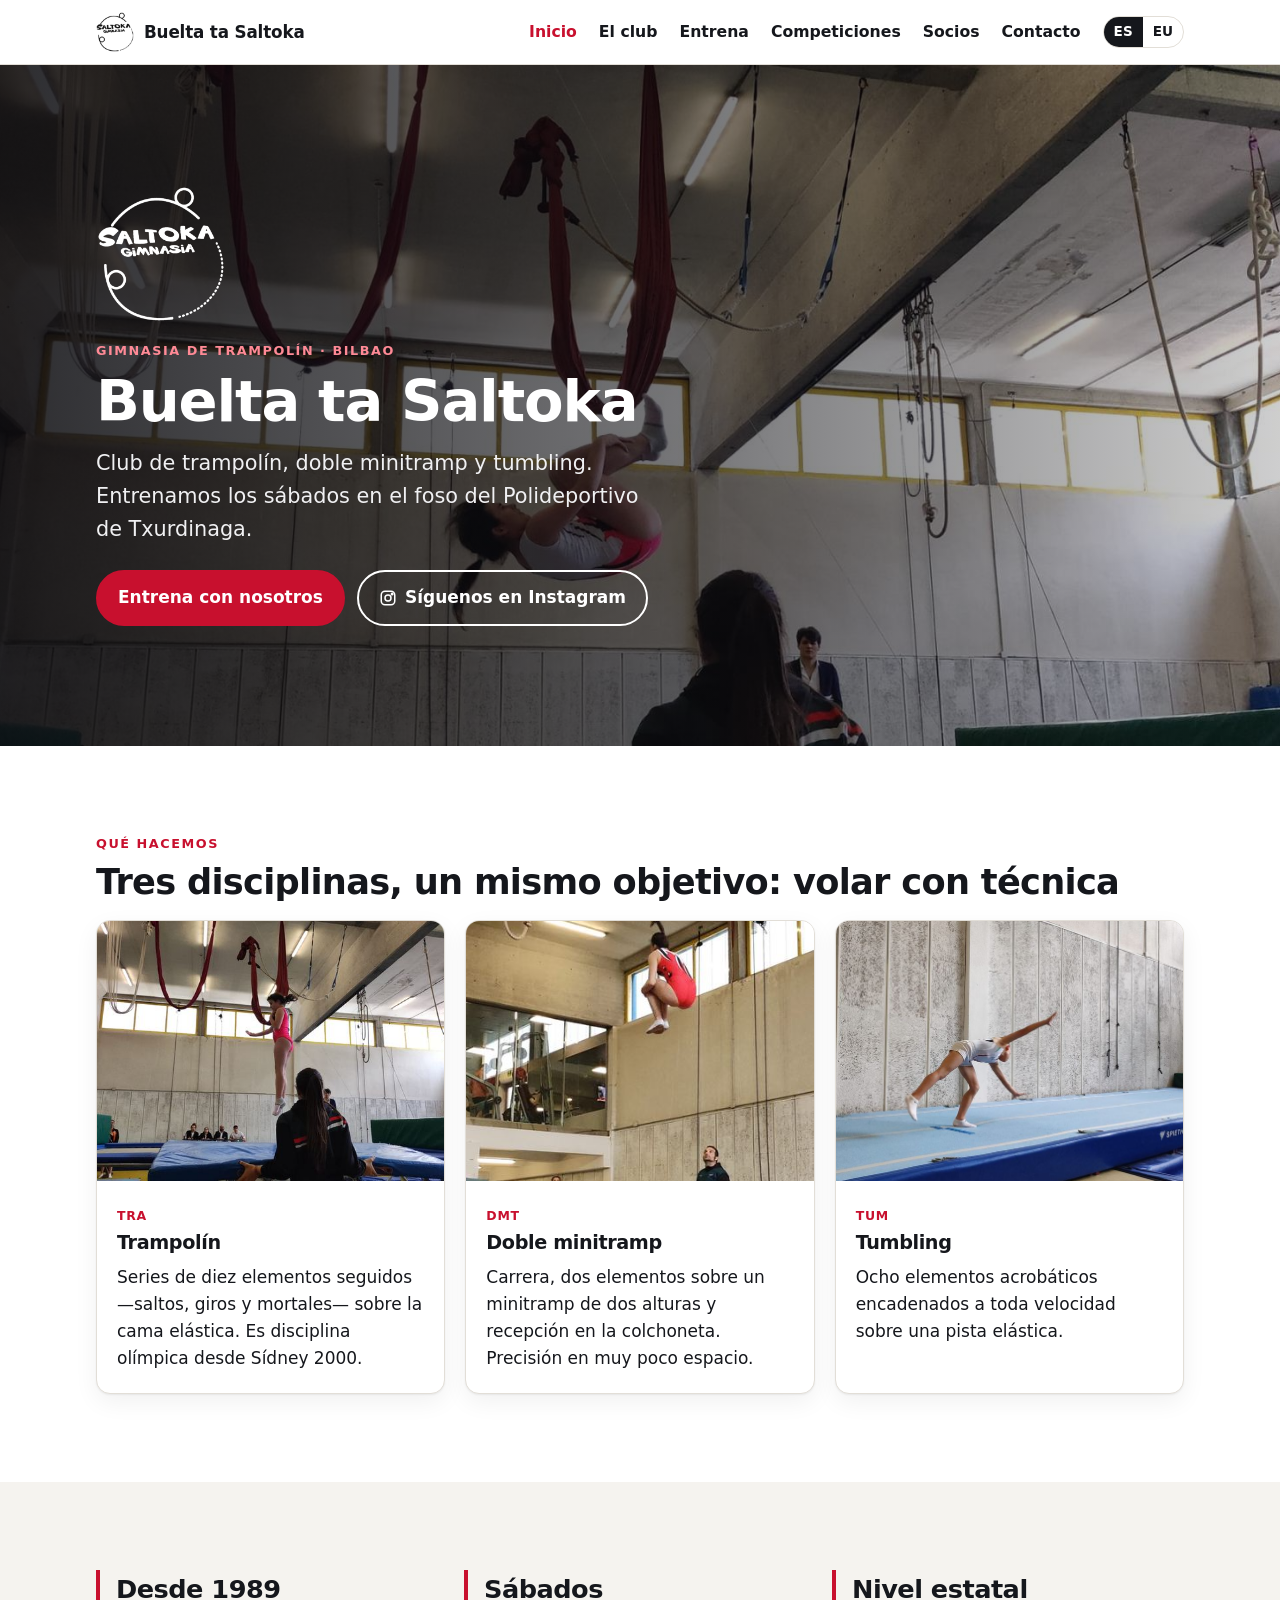
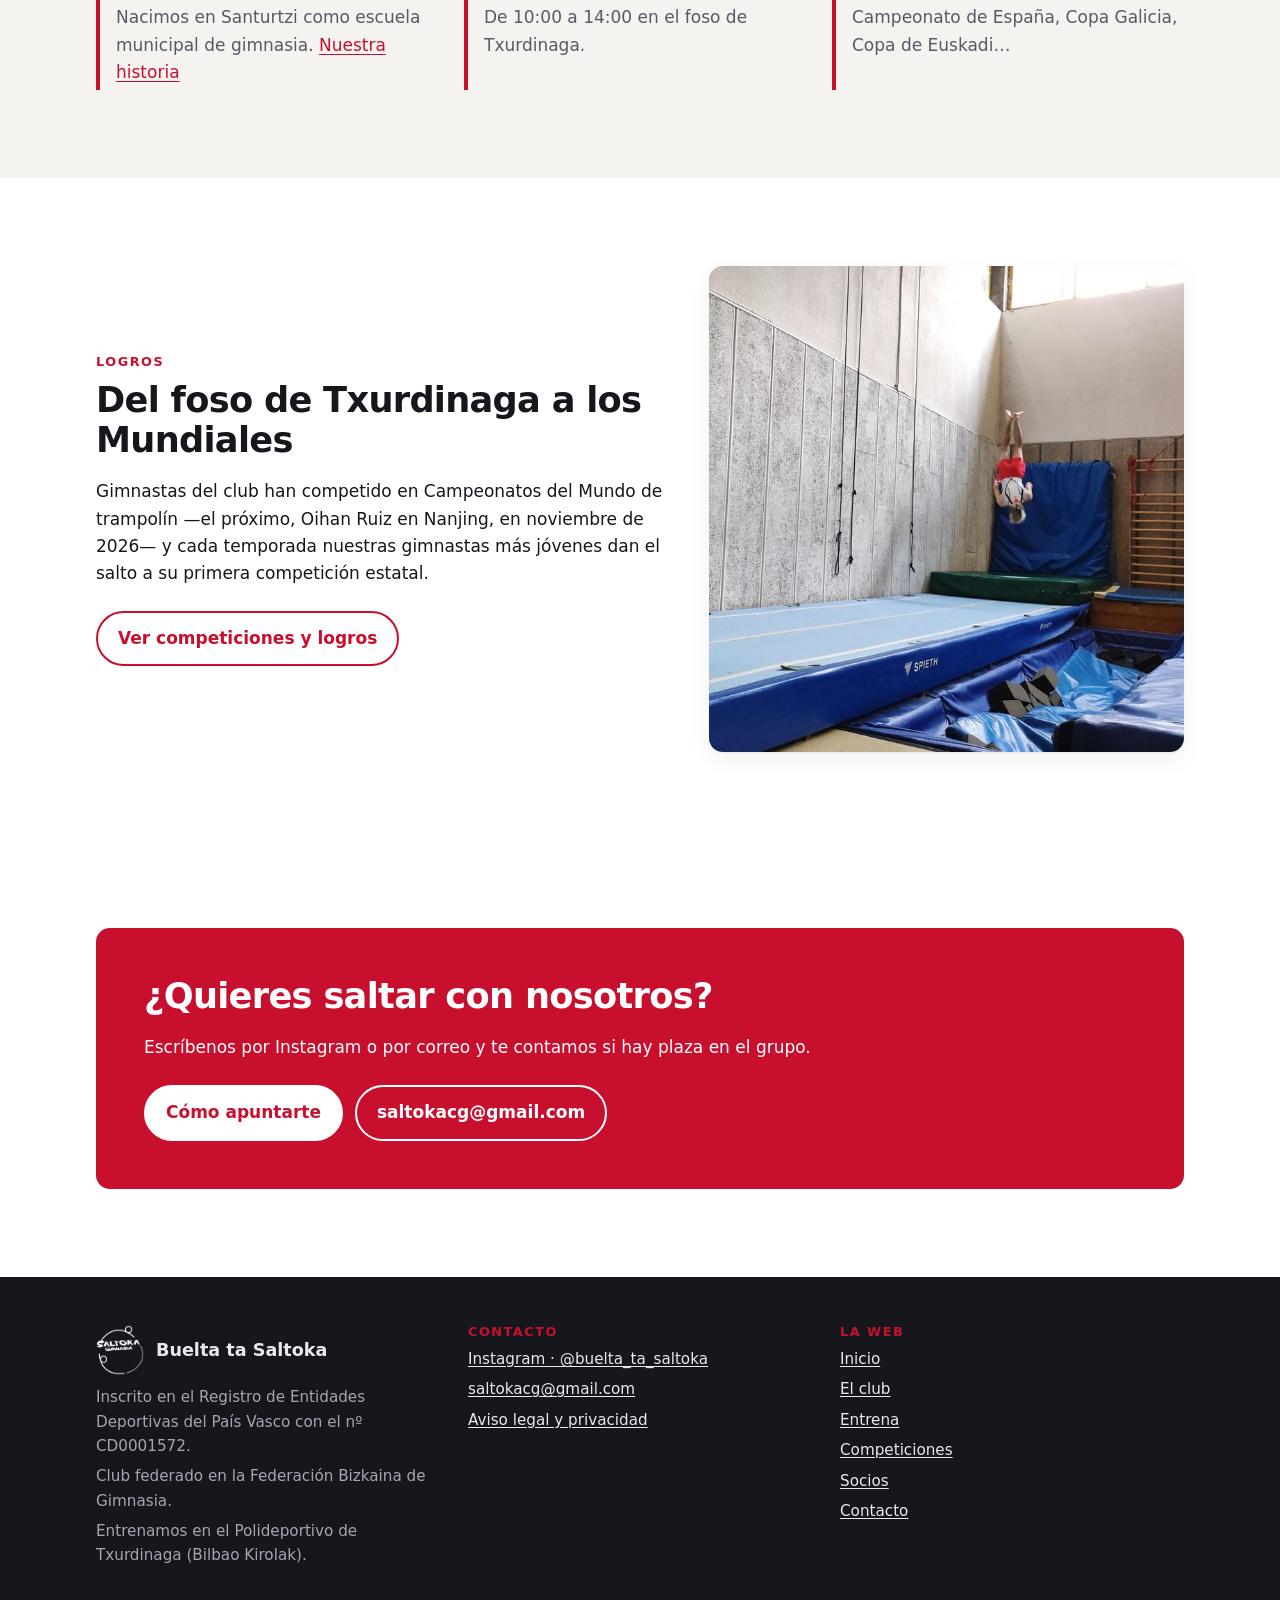
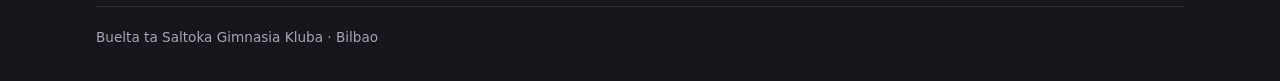
<file: index.html>
<!DOCTYPE html>
<html lang="es">
<head>
  <meta charset="utf-8">
  <meta name="viewport" content="width=device-width, initial-scale=1">
  <title>Buelta ta Saltoka · Gimnasia de trampolín · Bilbao</title>
  <meta name="description" content="Buelta ta Saltoka, club de gimnasia de trampolín de Bilbao: trampolín, doble minitramp y tumbling en el Polideportivo de Txurdinaga.">
  <meta property="og:title" content="Buelta ta Saltoka · Gimnasia de trampolín · Bilbao">
  <meta property="og:description" content="Buelta ta Saltoka, club de gimnasia de trampolín de Bilbao: trampolín, doble minitramp y tumbling en el Polideportivo de Txurdinaga.">
  <meta property="og:type" content="website">
  <meta property="og:locale" content="es_ES">
  <meta name="theme-color" content="#c8102e">
  <link rel="icon" type="image/png" sizes="32x32" href="img/favicon-32.png">
  <link rel="apple-touch-icon" href="img/apple-touch-icon.png">
  <link rel="stylesheet" href="css/estilos.css">
  <script src="js/menu.js"></script>
</head>
<body>
  <a class="skip" href="#contenido">Saltar al contenido</a>
  <header class="site-header">
    <div class="wrap">
      <a class="brand" href="index.html">
        <picture>
          <source srcset="img/logo-blanco-sm.png" media="(prefers-color-scheme: dark)">
          <img src="img/logo-sm.png" alt="" width="38" height="40">
        </picture>
        <span>Buelta ta Saltoka</span>
      </a>
      <button class="nav-toggle" type="button" aria-expanded="false" aria-controls="menu">Menú</button>
      <nav class="site-nav" id="menu" aria-label="Navegación principal">
        <ul>
          <li><a href="index.html" aria-current="page">Inicio</a></li>
          <li><a href="club.html">El club</a></li>
          <li><a href="entrena.html">Entrena</a></li>
          <li><a href="competiciones.html">Competiciones</a></li>
          <li><a href="socios.html">Socios</a></li>
          <li><a href="contacto.html">Contacto</a></li>
        </ul>
        <div class="lang" role="group" aria-label="Idioma">
          <span>ES</span><a href="eu/index.html" hreflang="eu" lang="eu" title="Euskara">EU</a>
        </div>
      </nav>
    </div>
  </header>

  <main id="contenido">
    <section class="hero">
      <picture>
        <source media="(max-width: 700px)" srcset="img/fotos/portada-sm.jpg">
        <img src="img/fotos/portada.jpg" alt="" fetchpriority="high">
      </picture>
      <div class="wrap">
        <img class="hero-logo" src="img/logo-blanco.png" alt="Logotipo de Saltoka Gimnasia" width="130" height="138">
        <p class="eyebrow">Gimnasia de trampolín · Bilbao</p>
        <h1>Buelta ta Saltoka</h1>
        <p class="lead">Club de trampolín, doble minitramp y tumbling. Entrenamos los sábados en el foso del Polideportivo de Txurdinaga.</p>
        <div class="actions">
          <a class="btn" href="entrena.html">Entrena con nosotros</a>
          <a class="btn ghost" href="https://www.instagram.com/buelta_ta_saltoka/" rel="noopener"><svg aria-hidden="true" width="18" height="18" viewBox="0 0 24 24" fill="none" stroke="currentColor" stroke-width="2"><rect x="3" y="3" width="18" height="18" rx="5"/><circle cx="12" cy="12" r="4"/><circle cx="17.5" cy="6.5" r="1" fill="currentColor"/></svg> Síguenos en Instagram</a>
        </div>
      </div>
    </section>

    <section class="section">
      <div class="wrap">
        <p class="eyebrow">Qué hacemos</p>
        <h2>Tres disciplinas, un mismo objetivo: volar con técnica</h2>
        <div class="grid">
          <article class="card">
            <img src="img/fotos/trampolin-2-sm.jpg" srcset="img/fotos/trampolin-2-sm.jpg 700w, img/fotos/trampolin-2.jpg 1400w" sizes="(max-width: 700px) 100vw, 50vw" alt="Gimnasta del club en el aire sobre la cama elástica" loading="lazy" decoding="async">
            <div class="body">
              <span class="tag">TRA</span>
              <h3>Trampolín</h3>
              <p>Series de diez elementos seguidos —saltos, giros y mortales— sobre la cama elástica. Es disciplina olímpica desde Sídney 2000.</p>
            </div>
          </article>
          <article class="card">
            <img src="img/fotos/dmt-2-sm.jpg" srcset="img/fotos/dmt-2-sm.jpg 700w, img/fotos/dmt-2.jpg 1400w" sizes="(max-width: 700px) 100vw, 50vw" alt="Gimnasta del club haciendo un mortal en el doble minitramp" loading="lazy" decoding="async">
            <div class="body">
              <span class="tag">DMT</span>
              <h3>Doble minitramp</h3>
              <p>Carrera, dos elementos sobre un minitramp de dos alturas y recepción en la colchoneta. Precisión en muy poco espacio.</p>
            </div>
          </article>
          <article class="card">
            <img src="img/fotos/tumbling-2-sm.jpg" srcset="img/fotos/tumbling-2-sm.jpg 700w, img/fotos/tumbling-2.jpg 1400w" sizes="(max-width: 700px) 100vw, 50vw" alt="Gimnasta del club en la pista de tumbling" loading="lazy" decoding="async">
            <div class="body">
              <span class="tag">TUM</span>
              <h3>Tumbling</h3>
              <p>Ocho elementos acrobáticos encadenados a toda velocidad sobre una pista elástica.</p>
            </div>
          </article>
        </div>
      </div>
    </section>

    <section class="section alt">
      <div class="wrap">
        <div class="facts">
          <div class="fact"><strong>Desde 1989</strong><span>Nacimos en Santurtzi como escuela municipal de gimnasia. <a href="club.html#historia">Nuestra historia</a></span></div>
          <div class="fact"><strong>Sábados</strong><span>De 10:00 a 14:00 en el foso de Txurdinaga.</span></div>
          <div class="fact"><strong>Nivel estatal</strong><span>Campeonato de España, Copa Galicia, Copa de Euskadi…</span></div>
        </div>
      </div>
    </section>

    <section class="section">
      <div class="wrap split">
        <div>
          <p class="eyebrow">Logros</p>
          <h2>Del foso de Txurdinaga a los Mundiales</h2>
          <p>Gimnastas del club han competido en Campeonatos del Mundo de trampolín —el próximo, Oihan Ruiz en Nanjing, en noviembre de 2026— y cada temporada nuestras gimnastas más jóvenes dan el salto a su primera competición estatal.</p>
          <div class="actions"><a class="btn ghost" href="competiciones.html">Ver competiciones y logros</a></div>
        </div>
        <img src="img/fotos/tumbling-1-sm.jpg" srcset="img/fotos/tumbling-1-sm.jpg 700w, img/fotos/tumbling-1.jpg 1400w" sizes="(max-width: 860px) 100vw, 45vw" alt="Gimnasta del club haciendo un mortal en el foso" loading="lazy" decoding="async">
      </div>
    </section>

    <section class="section">
      <div class="wrap">
        <div class="cta">
          <h2>¿Quieres saltar con nosotros?</h2>
          <p>Escríbenos por Instagram o por correo y te contamos si hay plaza en el grupo.</p>
          <div class="actions">
            <a class="btn" href="entrena.html">Cómo apuntarte</a>
            <a class="btn ghost" href="mailto:saltokacg@gmail.com">saltokacg@gmail.com</a>
          </div>
        </div>
      </div>
    </section>
  </main>

  <footer class="site-footer">
    <div class="wrap">
      <div class="footer-grid">
        <div>
          <div class="footer-brand"><img src="img/logo-blanco-sm.png" alt="" width="48" height="51"> Buelta ta Saltoka</div>
          <p>Inscrito en el Registro de Entidades Deportivas del País Vasco con el nº CD0001572.</p>
          <p>Club federado en la Federación Bizkaina de Gimnasia.</p>
          <p>Entrenamos en el Polideportivo de Txurdinaga (Bilbao Kirolak).</p>
        </div>
        <div>
          <h2 class="eyebrow">Contacto</h2>
          <ul>
            <li><a href="https://www.instagram.com/buelta_ta_saltoka/" rel="noopener">Instagram · @buelta_ta_saltoka</a></li>
            <li><a href="mailto:saltokacg@gmail.com">saltokacg@gmail.com</a></li>
            <li><a href="contacto.html#aviso-legal">Aviso legal y privacidad</a></li>
          </ul>
        </div>
        <div>
          <h2 class="eyebrow">La web</h2>
          <ul>
            <li><a href="index.html">Inicio</a></li>
            <li><a href="club.html">El club</a></li>
            <li><a href="entrena.html">Entrena</a></li>
            <li><a href="competiciones.html">Competiciones</a></li>
            <li><a href="socios.html">Socios</a></li>
            <li><a href="contacto.html">Contacto</a></li>
          </ul>
        </div>
      </div>
      <div class="footer-bottom">Buelta ta Saltoka Gimnasia Kluba · Bilbao</div>
    </div>
  </footer>
</body>
</html>
</file>
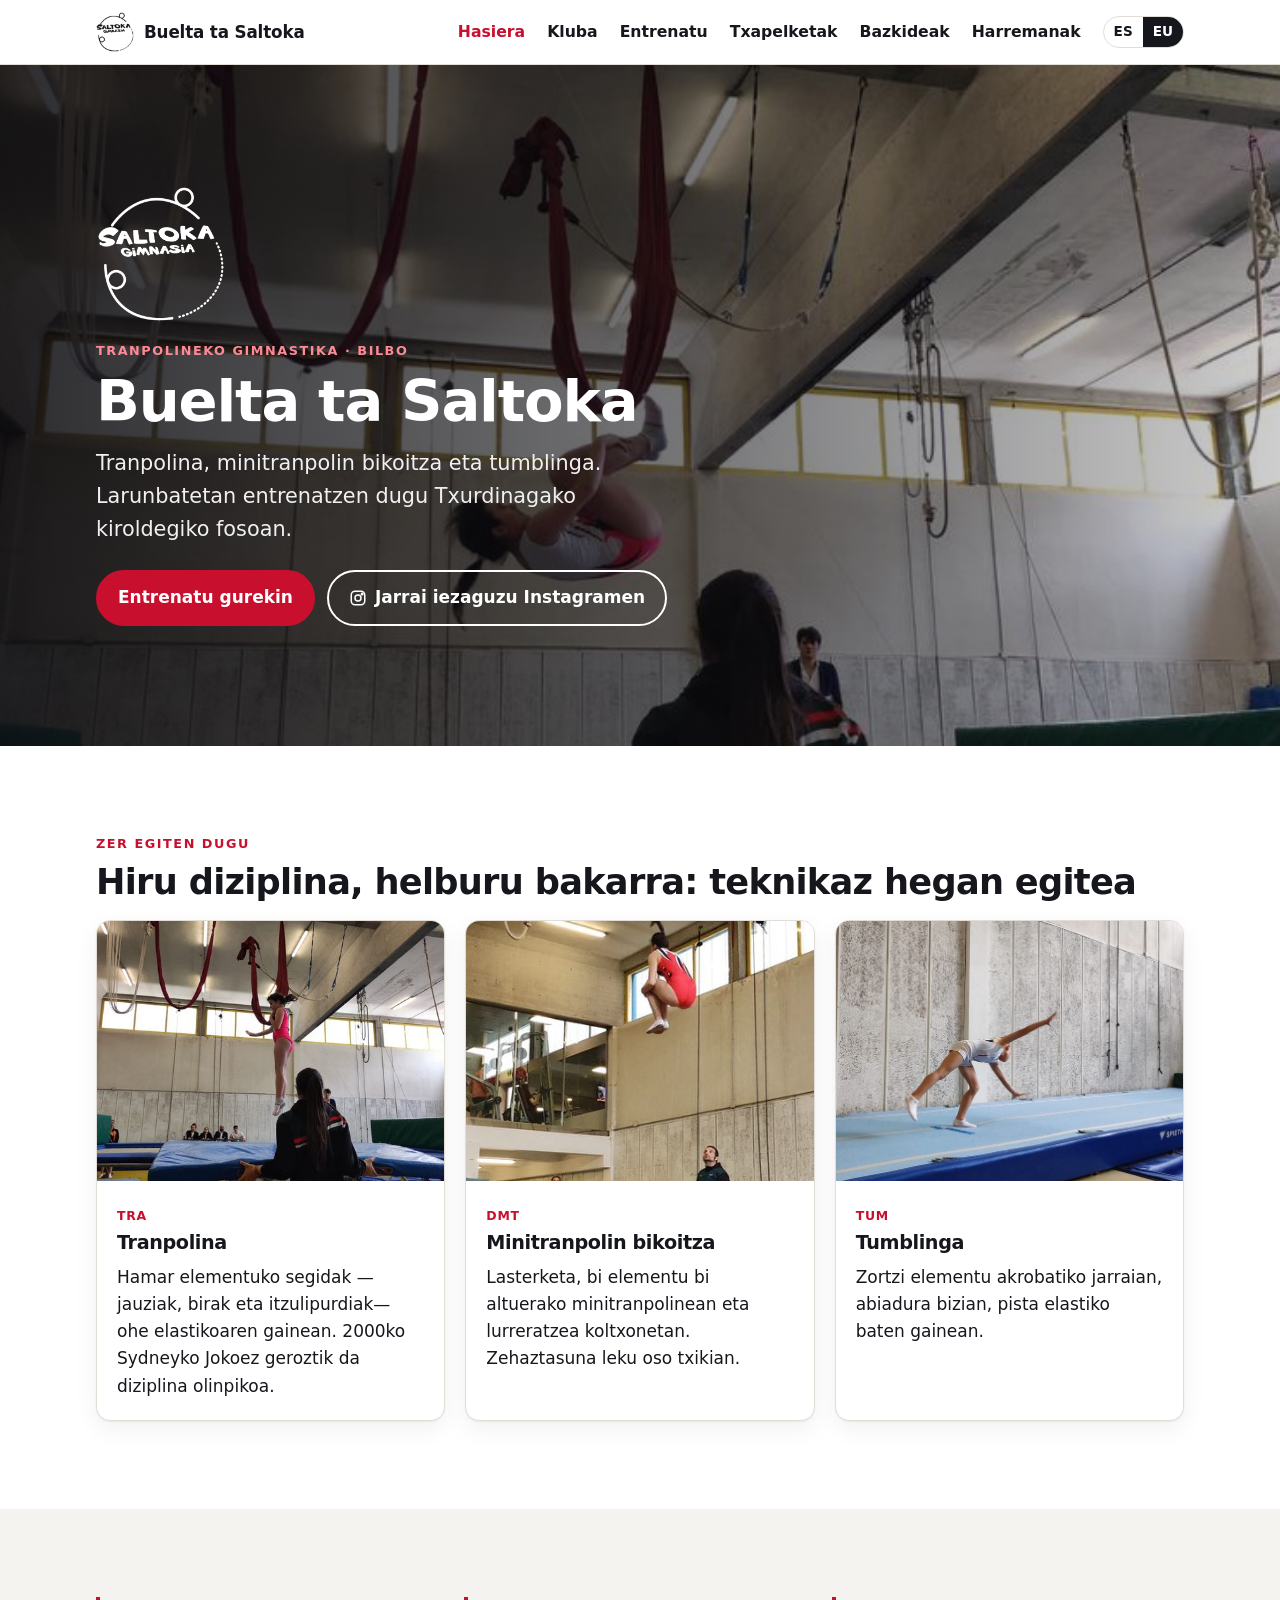
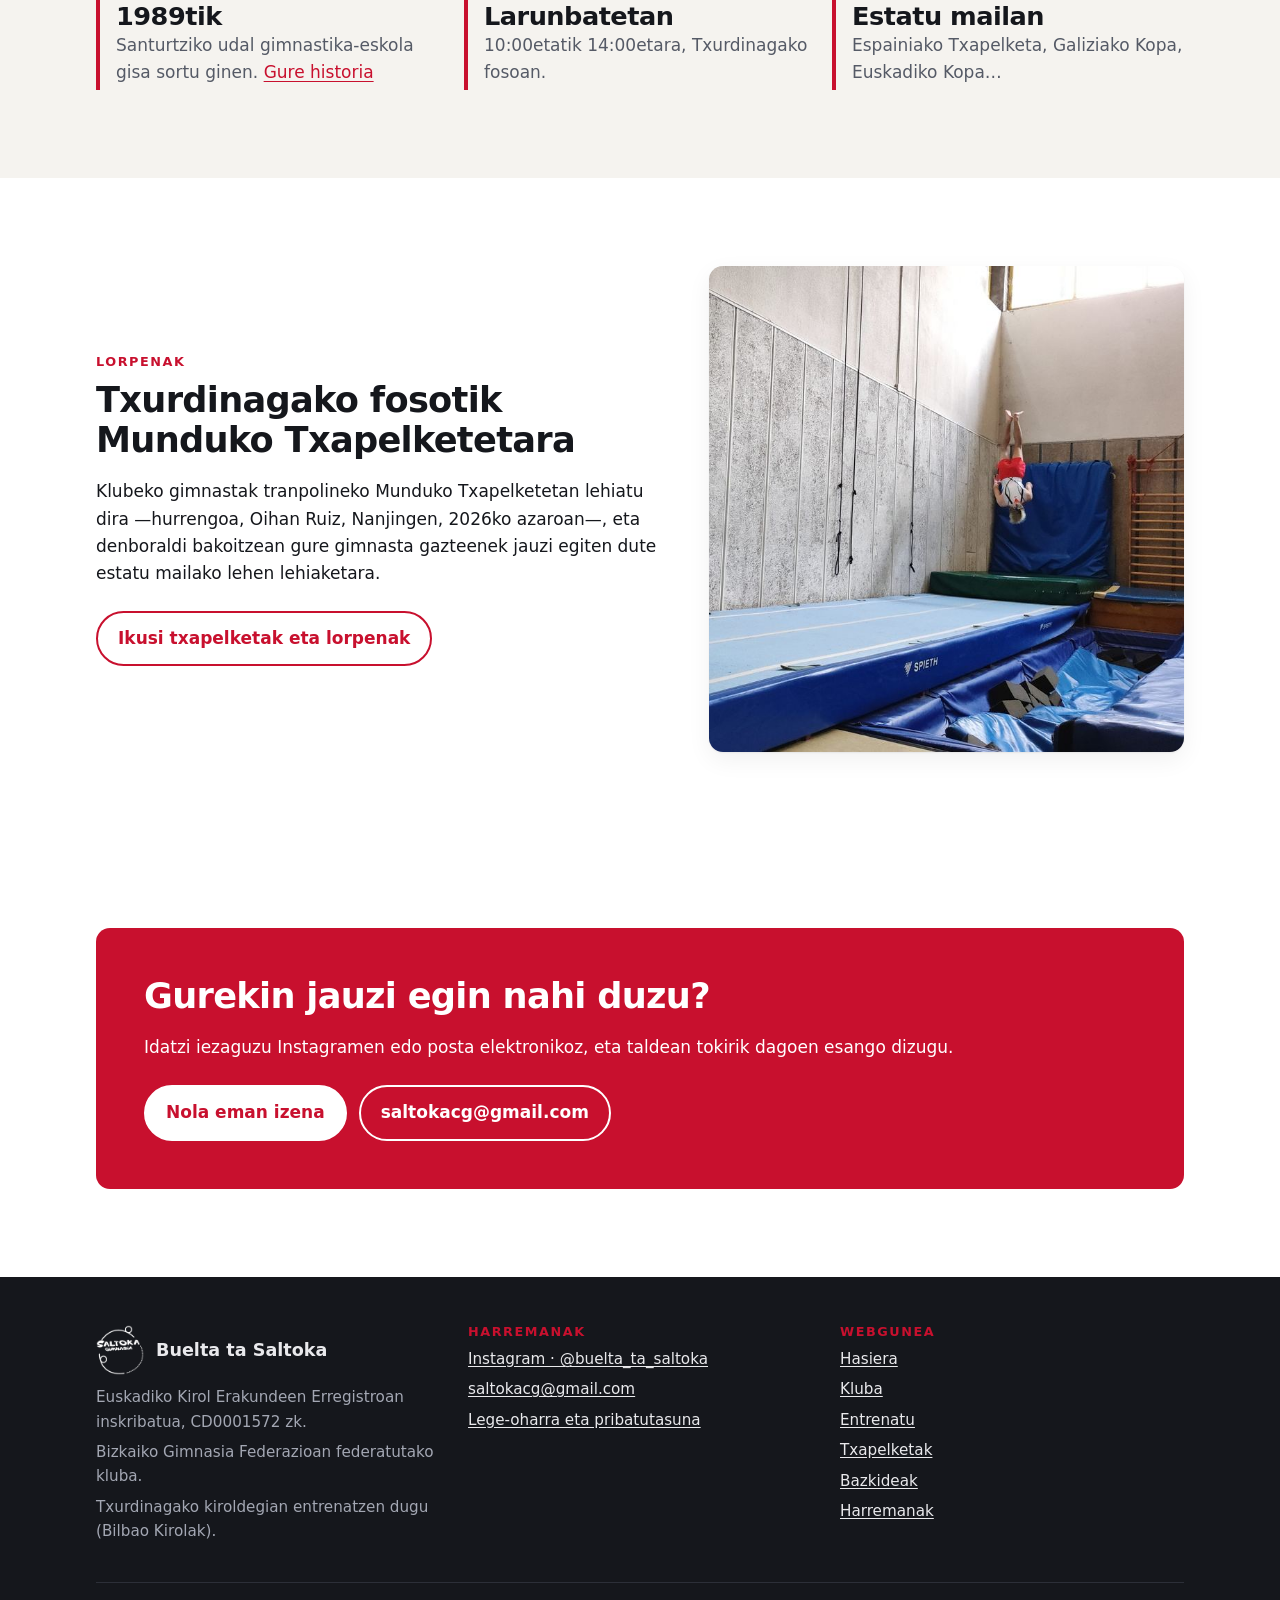
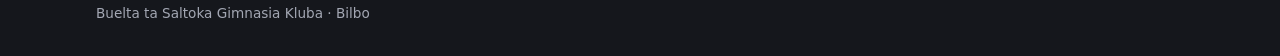
<file: eu/index.html>
<!DOCTYPE html>
<html lang="eu">
<head>
  <meta charset="utf-8">
  <meta name="viewport" content="width=device-width, initial-scale=1">
  <title>Buelta ta Saltoka · Tranpolineko gimnastika · Bilbo</title>
  <meta name="description" content="Buelta ta Saltoka, Bilboko tranpolineko gimnastika kluba: tranpolina, minitranpolin bikoitza eta tumblinga Txurdinagako kiroldegian.">
  <meta property="og:title" content="Buelta ta Saltoka · Tranpolineko gimnastika · Bilbo">
  <meta property="og:description" content="Buelta ta Saltoka, Bilboko tranpolineko gimnastika kluba: tranpolina, minitranpolin bikoitza eta tumblinga Txurdinagako kiroldegian.">
  <meta property="og:type" content="website">
  <meta property="og:locale" content="eu_ES">
  <meta name="theme-color" content="#c8102e">
  <link rel="icon" type="image/png" sizes="32x32" href="../img/favicon-32.png">
  <link rel="apple-touch-icon" href="../img/apple-touch-icon.png">
  <link rel="stylesheet" href="../css/estilos.css">
  <script src="../js/menu.js"></script>
</head>
<body>
  <a class="skip" href="#contenido">Joan edukira</a>
  <header class="site-header">
    <div class="wrap">
      <a class="brand" href="index.html">
        <picture>
          <source srcset="../img/logo-blanco-sm.png" media="(prefers-color-scheme: dark)">
          <img src="../img/logo-sm.png" alt="" width="38" height="40">
        </picture>
        <span>Buelta ta Saltoka</span>
      </a>
      <button class="nav-toggle" type="button" aria-expanded="false" aria-controls="menu">Menua</button>
      <nav class="site-nav" id="menu" aria-label="Nabigazio nagusia">
        <ul>
          <li><a href="index.html" aria-current="page">Hasiera</a></li>
          <li><a href="club.html">Kluba</a></li>
          <li><a href="entrena.html">Entrenatu</a></li>
          <li><a href="competiciones.html">Txapelketak</a></li>
          <li><a href="socios.html">Bazkideak</a></li>
          <li><a href="contacto.html">Harremanak</a></li>
        </ul>
        <div class="lang" role="group" aria-label="Hizkuntza">
          <a href="../index.html" hreflang="es" lang="es" title="Castellano">ES</a><span>EU</span>
        </div>
      </nav>
    </div>
  </header>

  <main id="contenido">
    <section class="hero">
      <picture>
        <source media="(max-width: 700px)" srcset="../img/fotos/portada-sm.jpg">
        <img src="../img/fotos/portada.jpg" alt="" fetchpriority="high">
      </picture>
      <div class="wrap">
        <img class="hero-logo" src="../img/logo-blanco.png" alt="Saltoka Gimnasiaren logotipoa" width="130" height="138">
        <p class="eyebrow">Tranpolineko gimnastika · Bilbo</p>
        <h1>Buelta ta Saltoka</h1>
        <p class="lead">Tranpolina, minitranpolin bikoitza eta tumblinga. Larunbatetan entrenatzen dugu Txurdinagako kiroldegiko fosoan.</p>
        <div class="actions">
          <a class="btn" href="entrena.html">Entrenatu gurekin</a>
          <a class="btn ghost" href="https://www.instagram.com/buelta_ta_saltoka/" rel="noopener"><svg aria-hidden="true" width="18" height="18" viewBox="0 0 24 24" fill="none" stroke="currentColor" stroke-width="2"><rect x="3" y="3" width="18" height="18" rx="5"/><circle cx="12" cy="12" r="4"/><circle cx="17.5" cy="6.5" r="1" fill="currentColor"/></svg> Jarrai iezaguzu Instagramen</a>
        </div>
      </div>
    </section>

    <section class="section">
      <div class="wrap">
        <p class="eyebrow">Zer egiten dugu</p>
        <h2>Hiru diziplina, helburu bakarra: teknikaz hegan egitea</h2>
        <div class="grid">
          <article class="card">
            <img src="../img/fotos/trampolin-2-sm.jpg" srcset="../img/fotos/trampolin-2-sm.jpg 700w, ../img/fotos/trampolin-2.jpg 1400w" sizes="(max-width: 700px) 100vw, 50vw" alt="Klubeko gimnasta bat airean, ohe elastikoaren gainean" loading="lazy" decoding="async">
            <div class="body">
              <span class="tag">TRA</span>
              <h3>Tranpolina</h3>
              <p>Hamar elementuko segidak —jauziak, birak eta itzulipurdiak— ohe elastikoaren gainean. 2000ko Sydneyko Jokoez geroztik da diziplina olinpikoa.</p>
            </div>
          </article>
          <article class="card">
            <img src="../img/fotos/dmt-2-sm.jpg" srcset="../img/fotos/dmt-2-sm.jpg 700w, ../img/fotos/dmt-2.jpg 1400w" sizes="(max-width: 700px) 100vw, 50vw" alt="Klubeko gimnasta bat itzulipurdi bat egiten minitranpolin bikoitzean" loading="lazy" decoding="async">
            <div class="body">
              <span class="tag">DMT</span>
              <h3>Minitranpolin bikoitza</h3>
              <p>Lasterketa, bi elementu bi altuerako minitranpolinean eta lurreratzea koltxonetan. Zehaztasuna leku oso txikian.</p>
            </div>
          </article>
          <article class="card">
            <img src="../img/fotos/tumbling-2-sm.jpg" srcset="../img/fotos/tumbling-2-sm.jpg 700w, ../img/fotos/tumbling-2.jpg 1400w" sizes="(max-width: 700px) 100vw, 50vw" alt="Klubeko gimnasta bat tumbling pistan" loading="lazy" decoding="async">
            <div class="body">
              <span class="tag">TUM</span>
              <h3>Tumblinga</h3>
              <p>Zortzi elementu akrobatiko jarraian, abiadura bizian, pista elastiko baten gainean.</p>
            </div>
          </article>
        </div>
      </div>
    </section>

    <section class="section alt">
      <div class="wrap">
        <div class="facts">
          <div class="fact"><strong>1989tik</strong><span>Santurtziko udal gimnastika-eskola gisa sortu ginen. <a href="club.html#historia">Gure historia</a></span></div>
          <div class="fact"><strong>Larunbatetan</strong><span>10:00etatik 14:00etara, Txurdinagako fosoan.</span></div>
          <div class="fact"><strong>Estatu mailan</strong><span>Espainiako Txapelketa, Galiziako Kopa, Euskadiko Kopa…</span></div>
        </div>
      </div>
    </section>

    <section class="section">
      <div class="wrap split">
        <div>
          <p class="eyebrow">Lorpenak</p>
          <h2>Txurdinagako fosotik Munduko Txapelketetara</h2>
          <p>Klubeko gimnastak tranpolineko Munduko Txapelketetan lehiatu dira —hurrengoa, Oihan Ruiz, Nanjingen, 2026ko azaroan—, eta denboraldi bakoitzean gure gimnasta gazteenek jauzi egiten dute estatu mailako lehen lehiaketara.</p>
          <div class="actions"><a class="btn ghost" href="competiciones.html">Ikusi txapelketak eta lorpenak</a></div>
        </div>
        <img src="../img/fotos/tumbling-1-sm.jpg" srcset="../img/fotos/tumbling-1-sm.jpg 700w, ../img/fotos/tumbling-1.jpg 1400w" sizes="(max-width: 860px) 100vw, 45vw" alt="Klubeko gimnasta bat itzulipurdi bat egiten fosoan" loading="lazy" decoding="async">
      </div>
    </section>

    <section class="section">
      <div class="wrap">
        <div class="cta">
          <h2>Gurekin jauzi egin nahi duzu?</h2>
          <p>Idatzi iezaguzu Instagramen edo posta elektronikoz, eta taldean tokirik dagoen esango dizugu.</p>
          <div class="actions">
            <a class="btn" href="entrena.html">Nola eman izena</a>
            <a class="btn ghost" href="mailto:saltokacg@gmail.com">saltokacg@gmail.com</a>
          </div>
        </div>
      </div>
    </section>
  </main>

  <footer class="site-footer">
    <div class="wrap">
      <div class="footer-grid">
        <div>
          <div class="footer-brand"><img src="../img/logo-blanco-sm.png" alt="" width="48" height="51"> Buelta ta Saltoka</div>
          <p>Euskadiko Kirol Erakundeen Erregistroan inskribatua, CD0001572 zk.</p>
          <p>Bizkaiko Gimnasia Federazioan federatutako kluba.</p>
          <p>Txurdinagako kiroldegian entrenatzen dugu (Bilbao Kirolak).</p>
        </div>
        <div>
          <h2 class="eyebrow">Harremanak</h2>
          <ul>
            <li><a href="https://www.instagram.com/buelta_ta_saltoka/" rel="noopener">Instagram · @buelta_ta_saltoka</a></li>
            <li><a href="mailto:saltokacg@gmail.com">saltokacg@gmail.com</a></li>
            <li><a href="contacto.html#aviso-legal">Lege-oharra eta pribatutasuna</a></li>
          </ul>
        </div>
        <div>
          <h2 class="eyebrow">Webgunea</h2>
          <ul>
            <li><a href="index.html">Hasiera</a></li>
            <li><a href="club.html">Kluba</a></li>
            <li><a href="entrena.html">Entrenatu</a></li>
            <li><a href="competiciones.html">Txapelketak</a></li>
            <li><a href="socios.html">Bazkideak</a></li>
            <li><a href="contacto.html">Harremanak</a></li>
          </ul>
        </div>
      </div>
      <div class="footer-bottom">Buelta ta Saltoka Gimnasia Kluba · Bilbo</div>
    </div>
  </footer>
</body>
</html>
</file>
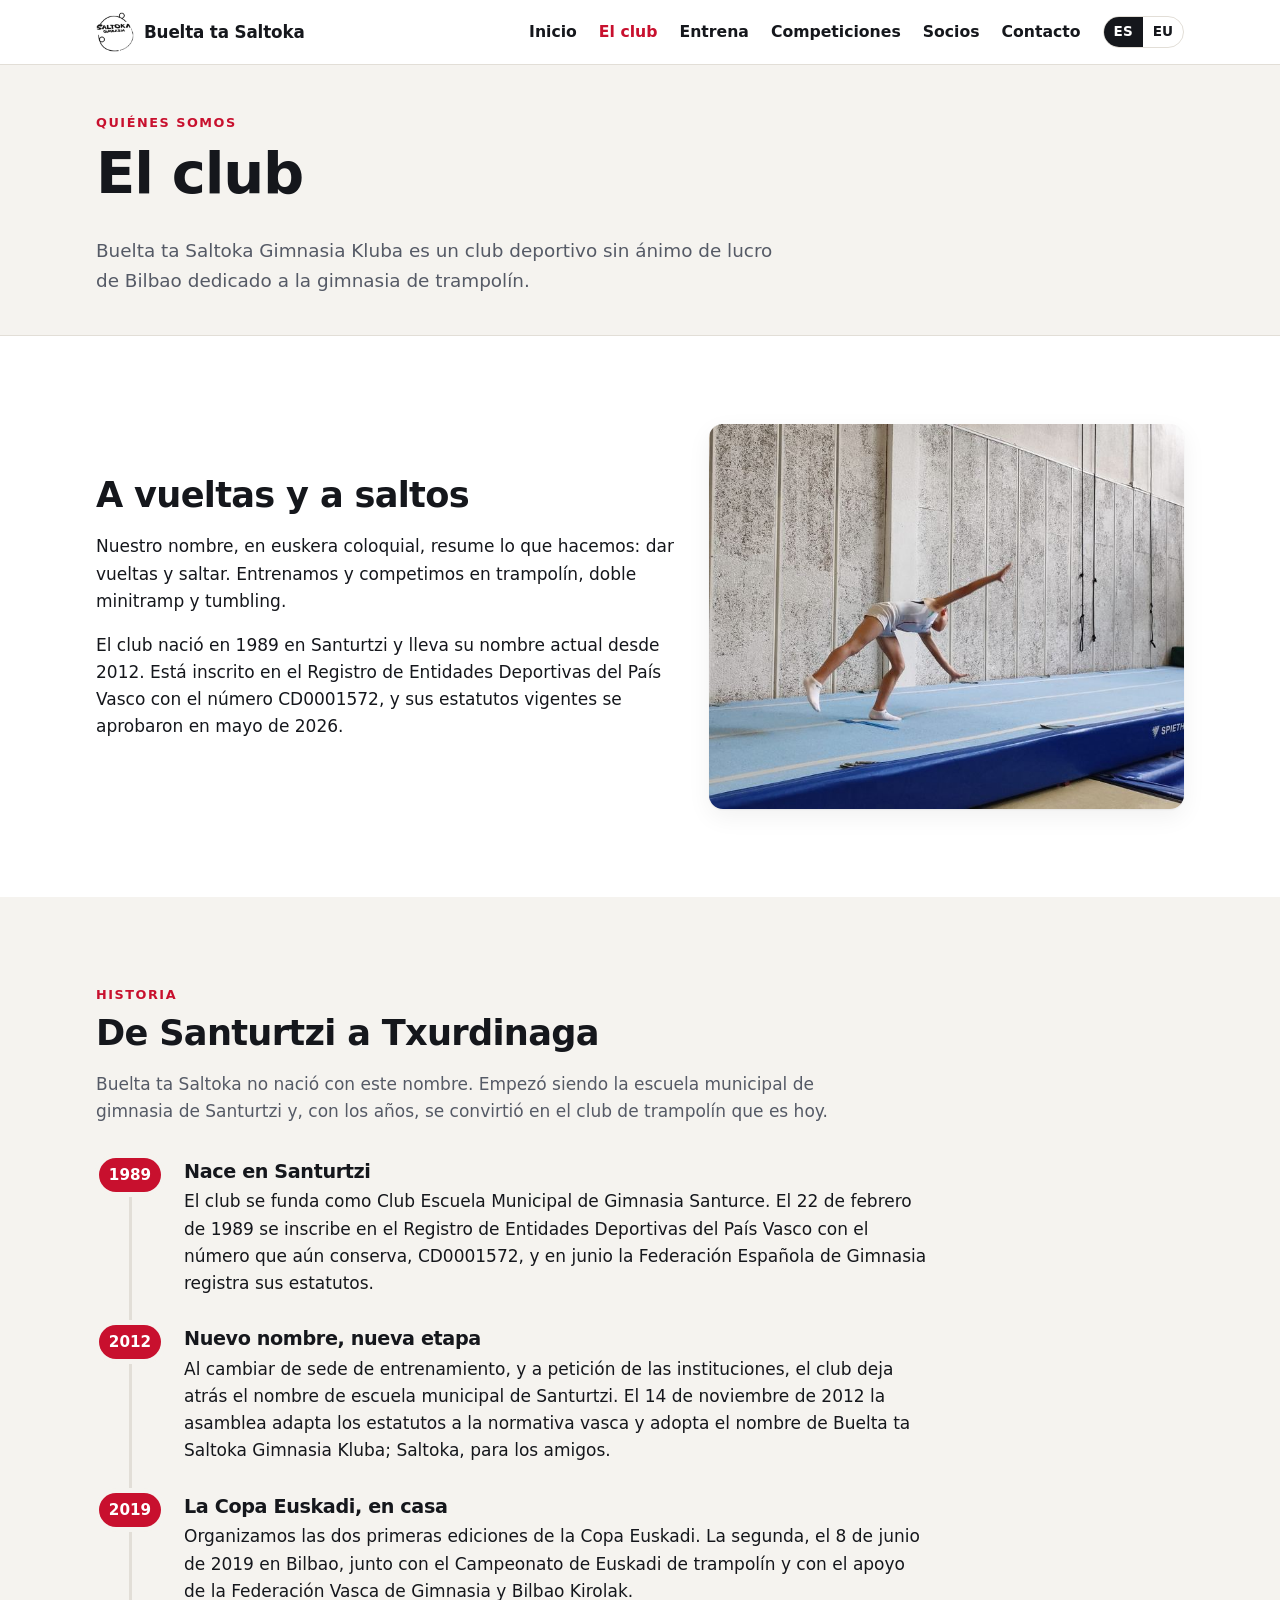
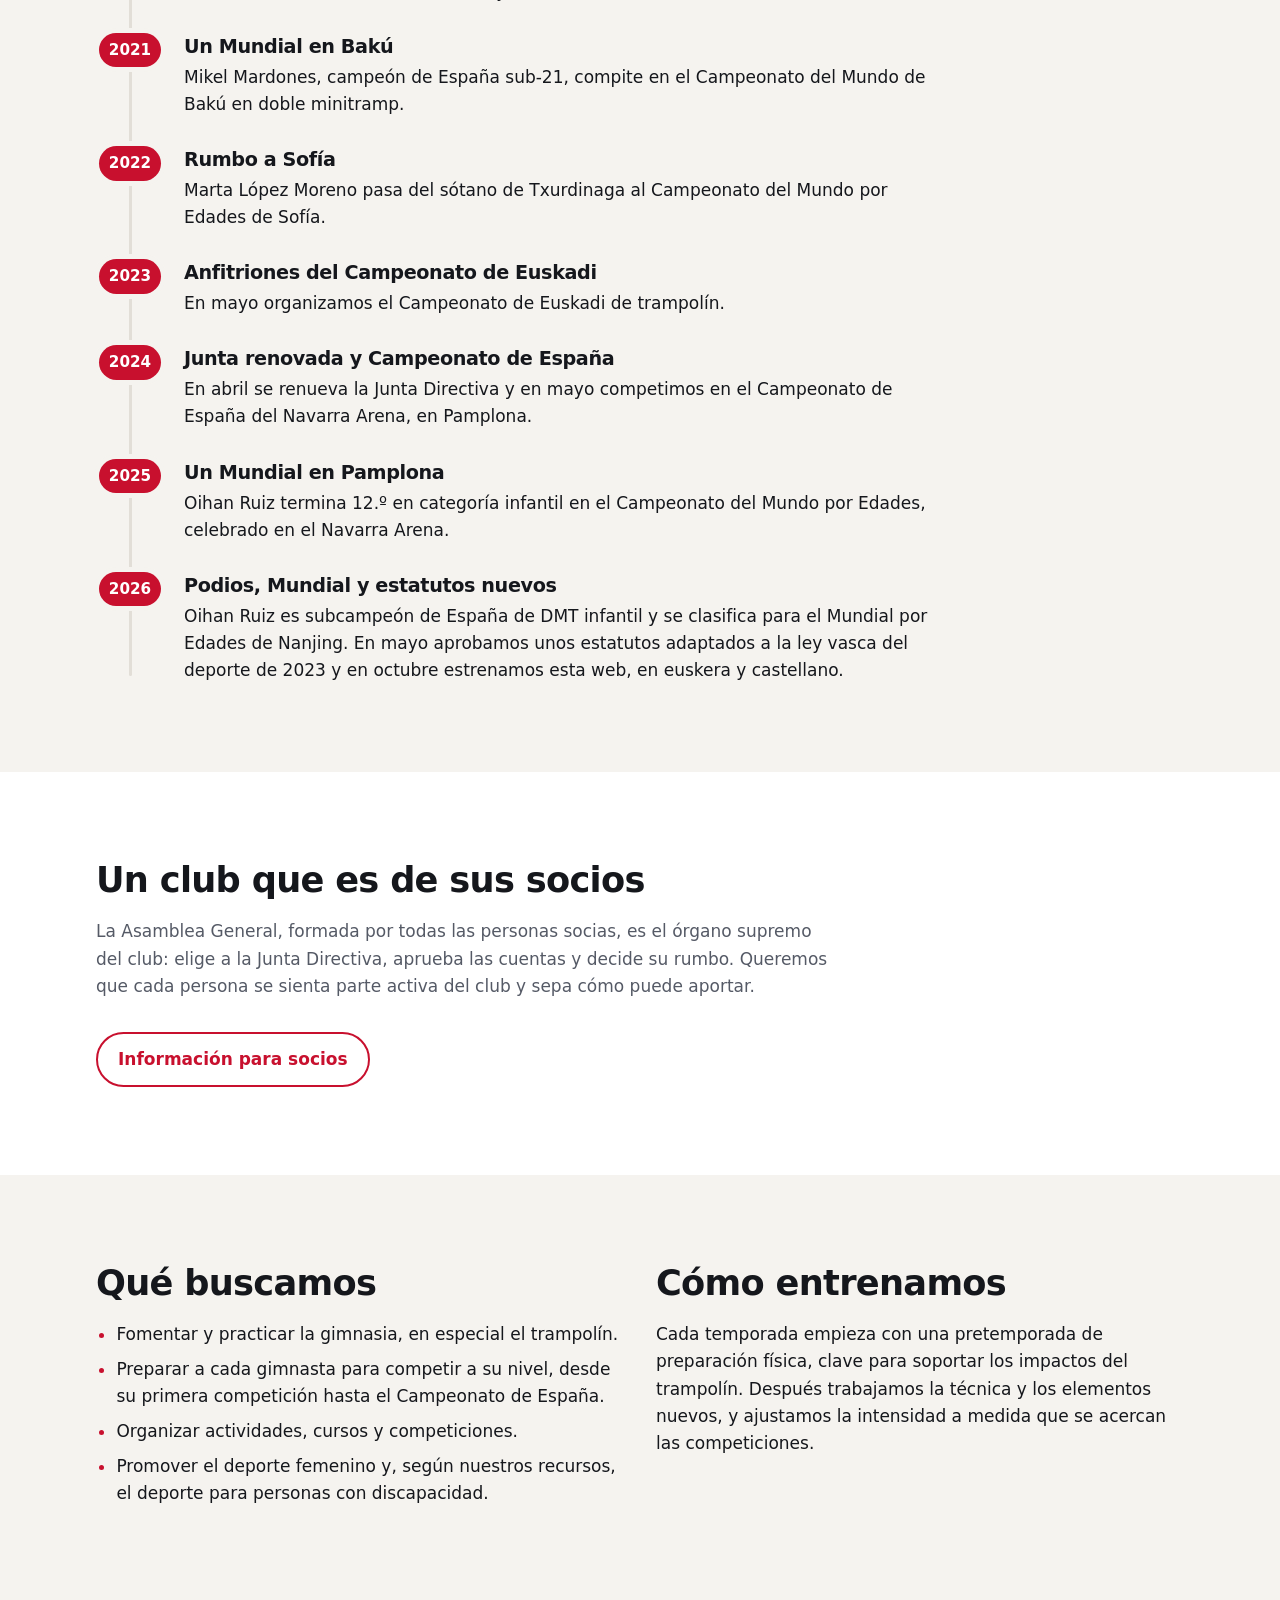
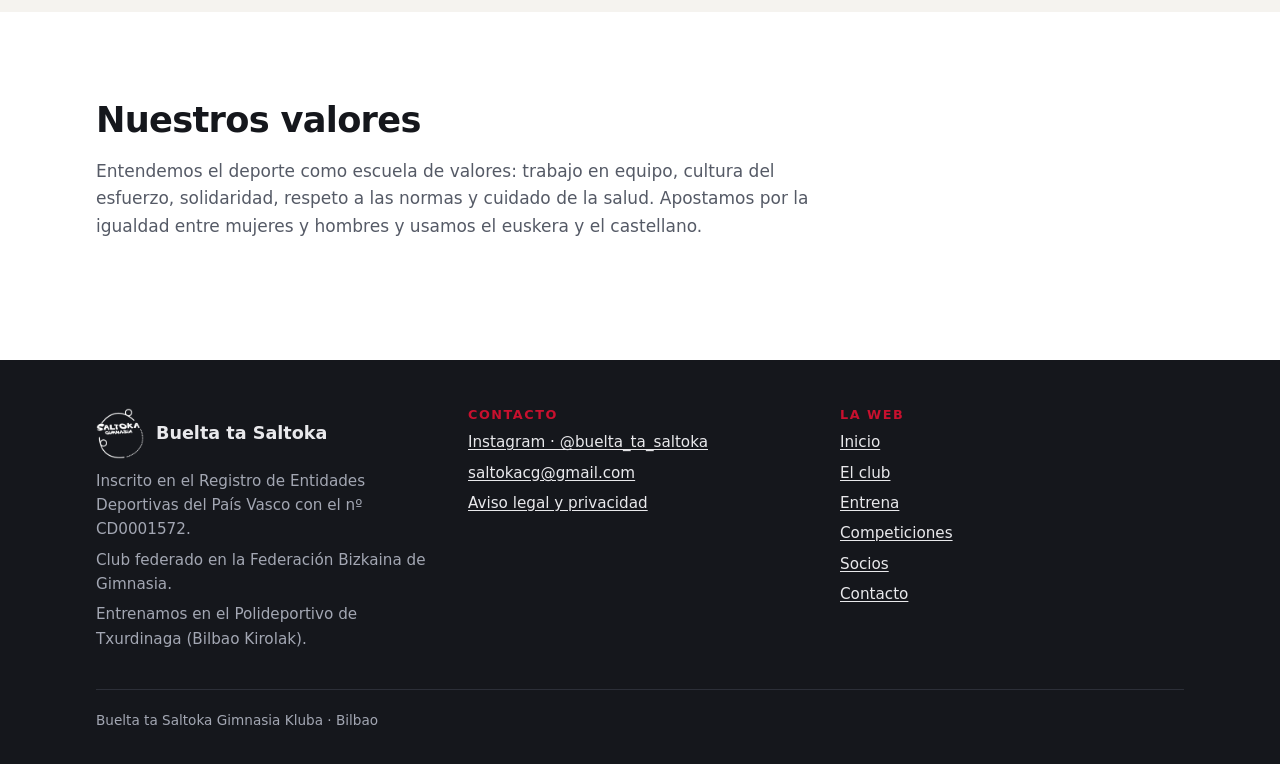
<file: club.html>
<!DOCTYPE html>
<html lang="es">
<head>
  <meta charset="utf-8">
  <meta name="viewport" content="width=device-width, initial-scale=1">
  <title>El club · Buelta ta Saltoka</title>
  <meta name="description" content="Quiénes somos y nuestra historia: de la escuela municipal de gimnasia de Santurtzi (1989) a Buelta ta Saltoka, club de trampolín de Bilbao.">
  <meta property="og:title" content="El club · Buelta ta Saltoka">
  <meta property="og:description" content="Quiénes somos y nuestra historia: de la escuela municipal de gimnasia de Santurtzi (1989) a Buelta ta Saltoka, club de trampolín de Bilbao.">
  <meta property="og:type" content="website">
  <meta property="og:locale" content="es_ES">
  <meta name="theme-color" content="#c8102e">
  <link rel="icon" type="image/png" sizes="32x32" href="img/favicon-32.png">
  <link rel="apple-touch-icon" href="img/apple-touch-icon.png">
  <link rel="stylesheet" href="css/estilos.css">
  <script src="js/menu.js"></script>
</head>
<body>
  <a class="skip" href="#contenido">Saltar al contenido</a>
  <header class="site-header">
    <div class="wrap">
      <a class="brand" href="index.html">
        <picture>
          <source srcset="img/logo-blanco-sm.png" media="(prefers-color-scheme: dark)">
          <img src="img/logo-sm.png" alt="" width="38" height="40">
        </picture>
        <span>Buelta ta Saltoka</span>
      </a>
      <button class="nav-toggle" type="button" aria-expanded="false" aria-controls="menu">Menú</button>
      <nav class="site-nav" id="menu" aria-label="Navegación principal">
        <ul>
          <li><a href="index.html">Inicio</a></li>
          <li><a href="club.html" aria-current="page">El club</a></li>
          <li><a href="entrena.html">Entrena</a></li>
          <li><a href="competiciones.html">Competiciones</a></li>
          <li><a href="socios.html">Socios</a></li>
          <li><a href="contacto.html">Contacto</a></li>
        </ul>
        <div class="lang" role="group" aria-label="Idioma">
          <span>ES</span><a href="eu/club.html" hreflang="eu" lang="eu" title="Euskara">EU</a>
        </div>
      </nav>
    </div>
  </header>

  <main id="contenido">
    <section class="page-head">
      <div class="wrap">
        <p class="eyebrow">Quiénes somos</p>
        <h1>El club</h1>
        <p class="lead">Buelta ta Saltoka Gimnasia Kluba es un club deportivo sin ánimo de lucro de Bilbao dedicado a la gimnasia de trampolín.</p>
      </div>
    </section>

    <section class="section">
      <div class="wrap split">
        <div>
          <h2>A vueltas y a saltos</h2>
          <p>Nuestro nombre, en euskera coloquial, resume lo que hacemos: dar vueltas y saltar. Entrenamos y competimos en trampolín, doble minitramp y tumbling.</p>
          <p>El club nació en 1989 en Santurtzi y lleva su nombre actual desde 2012. Está inscrito en el Registro de Entidades Deportivas del País Vasco con el número CD0001572, y sus estatutos vigentes se aprobaron en mayo de 2026.</p>
        </div>
        <img src="img/fotos/tumbling-2-sm.jpg" srcset="img/fotos/tumbling-2-sm.jpg 700w, img/fotos/tumbling-2.jpg 1400w" sizes="(max-width: 860px) 100vw, 45vw" alt="Gimnasta del club en la pista de tumbling" loading="lazy" decoding="async">
      </div>
    </section>

    <section class="section alt" id="historia">
      <div class="wrap">
        <p class="eyebrow">Historia</p>
        <h2>De Santurtzi a Txurdinaga</h2>
        <p class="section-intro">Buelta ta Saltoka no nació con este nombre. Empezó siendo la escuela municipal de gimnasia de Santurtzi y, con los años, se convirtió en el club de trampolín que es hoy.</p>
        <ol class="timeline">
          <li><span class="year">1989</span><div><h3>Nace en Santurtzi</h3><p>El club se funda como Club Escuela Municipal de Gimnasia Santurce. El 22 de febrero de 1989 se inscribe en el Registro de Entidades Deportivas del País Vasco con el número que aún conserva, CD0001572, y en junio la Federación Española de Gimnasia registra sus estatutos.</p></div></li>
          <li><span class="year">2012</span><div><h3>Nuevo nombre, nueva etapa</h3><p>Al cambiar de sede de entrenamiento, y a petición de las instituciones, el club deja atrás el nombre de escuela municipal de Santurtzi. El 14 de noviembre de 2012 la asamblea adapta los estatutos a la normativa vasca y adopta el nombre de Buelta ta Saltoka Gimnasia Kluba; Saltoka, para los amigos.</p></div></li>
          <li><span class="year">2019</span><div><h3>La Copa Euskadi, en casa</h3><p>Organizamos las dos primeras ediciones de la Copa Euskadi. La segunda, el 8 de junio de 2019 en Bilbao, junto con el Campeonato de Euskadi de trampolín y con el apoyo de la Federación Vasca de Gimnasia y Bilbao Kirolak.</p></div></li>
          <li><span class="year">2021</span><div><h3>Un Mundial en Bakú</h3><p>Mikel Mardones, campeón de España sub-21, compite en el Campeonato del Mundo de Bakú en doble minitramp.</p></div></li>
          <li><span class="year">2022</span><div><h3>Rumbo a Sofía</h3><p>Marta López Moreno pasa del sótano de Txurdinaga al Campeonato del Mundo por Edades de Sofía.</p></div></li>
          <li><span class="year">2023</span><div><h3>Anfitriones del Campeonato de Euskadi</h3><p>En mayo organizamos el Campeonato de Euskadi de trampolín.</p></div></li>
          <li><span class="year">2024</span><div><h3>Junta renovada y Campeonato de España</h3><p>En abril se renueva la Junta Directiva y en mayo competimos en el Campeonato de España del Navarra Arena, en Pamplona.</p></div></li>
          <li><span class="year">2025</span><div><h3>Un Mundial en Pamplona</h3><p>Oihan Ruiz termina 12.º en categoría infantil en el Campeonato del Mundo por Edades, celebrado en el Navarra Arena.</p></div></li>
          <li><span class="year">2026</span><div><h3>Podios, Mundial y estatutos nuevos</h3><p>Oihan Ruiz es subcampeón de España de DMT infantil y se clasifica para el Mundial por Edades de Nanjing. En mayo aprobamos unos estatutos adaptados a la ley vasca del deporte de 2023 y en octubre estrenamos esta web, en euskera y castellano.</p></div></li>
        </ol>
      </div>
    </section>

    <section class="section">
      <div class="wrap">
        <h2>Un club que es de sus socios</h2>
        <p class="section-intro">La Asamblea General, formada por todas las personas socias, es el órgano supremo del club: elige a la Junta Directiva, aprueba las cuentas y decide su rumbo. Queremos que cada persona se sienta parte activa del club y sepa cómo puede aportar.</p>
        <div class="actions"><a class="btn ghost" href="socios.html">Información para socios</a></div>
      </div>
    </section>

    <section class="section alt">
      <div class="wrap grid two">
        <div>
          <h2>Qué buscamos</h2>
          <ul class="list">
            <li>Fomentar y practicar la gimnasia, en especial el trampolín.</li>
            <li>Preparar a cada gimnasta para competir a su nivel, desde su primera competición hasta el Campeonato de España.</li>
            <li>Organizar actividades, cursos y competiciones.</li>
            <li>Promover el deporte femenino y, según nuestros recursos, el deporte para personas con discapacidad.</li>
          </ul>
        </div>
        <div>
          <h2>Cómo entrenamos</h2>
          <p>Cada temporada empieza con una pretemporada de preparación física, clave para soportar los impactos del trampolín. Después trabajamos la técnica y los elementos nuevos, y ajustamos la intensidad a medida que se acercan las competiciones.</p>
        </div>
      </div>
    </section>

    <section class="section">
      <div class="wrap">
        <h2>Nuestros valores</h2>
        <p class="section-intro">Entendemos el deporte como escuela de valores: trabajo en equipo, cultura del esfuerzo, solidaridad, respeto a las normas y cuidado de la salud. Apostamos por la igualdad entre mujeres y hombres y usamos el euskera y el castellano.</p>
      </div>
    </section>
  </main>

  <footer class="site-footer">
    <div class="wrap">
      <div class="footer-grid">
        <div>
          <div class="footer-brand"><img src="img/logo-blanco-sm.png" alt="" width="48" height="51"> Buelta ta Saltoka</div>
          <p>Inscrito en el Registro de Entidades Deportivas del País Vasco con el nº CD0001572.</p>
          <p>Club federado en la Federación Bizkaina de Gimnasia.</p>
          <p>Entrenamos en el Polideportivo de Txurdinaga (Bilbao Kirolak).</p>
        </div>
        <div>
          <h2 class="eyebrow">Contacto</h2>
          <ul>
            <li><a href="https://www.instagram.com/buelta_ta_saltoka/" rel="noopener">Instagram · @buelta_ta_saltoka</a></li>
            <li><a href="mailto:saltokacg@gmail.com">saltokacg@gmail.com</a></li>
            <li><a href="contacto.html#aviso-legal">Aviso legal y privacidad</a></li>
          </ul>
        </div>
        <div>
          <h2 class="eyebrow">La web</h2>
          <ul>
            <li><a href="index.html">Inicio</a></li>
            <li><a href="club.html">El club</a></li>
            <li><a href="entrena.html">Entrena</a></li>
            <li><a href="competiciones.html">Competiciones</a></li>
            <li><a href="socios.html">Socios</a></li>
            <li><a href="contacto.html">Contacto</a></li>
          </ul>
        </div>
      </div>
      <div class="footer-bottom">Buelta ta Saltoka Gimnasia Kluba · Bilbao</div>
    </div>
  </footer>
</body>
</html>
</file>
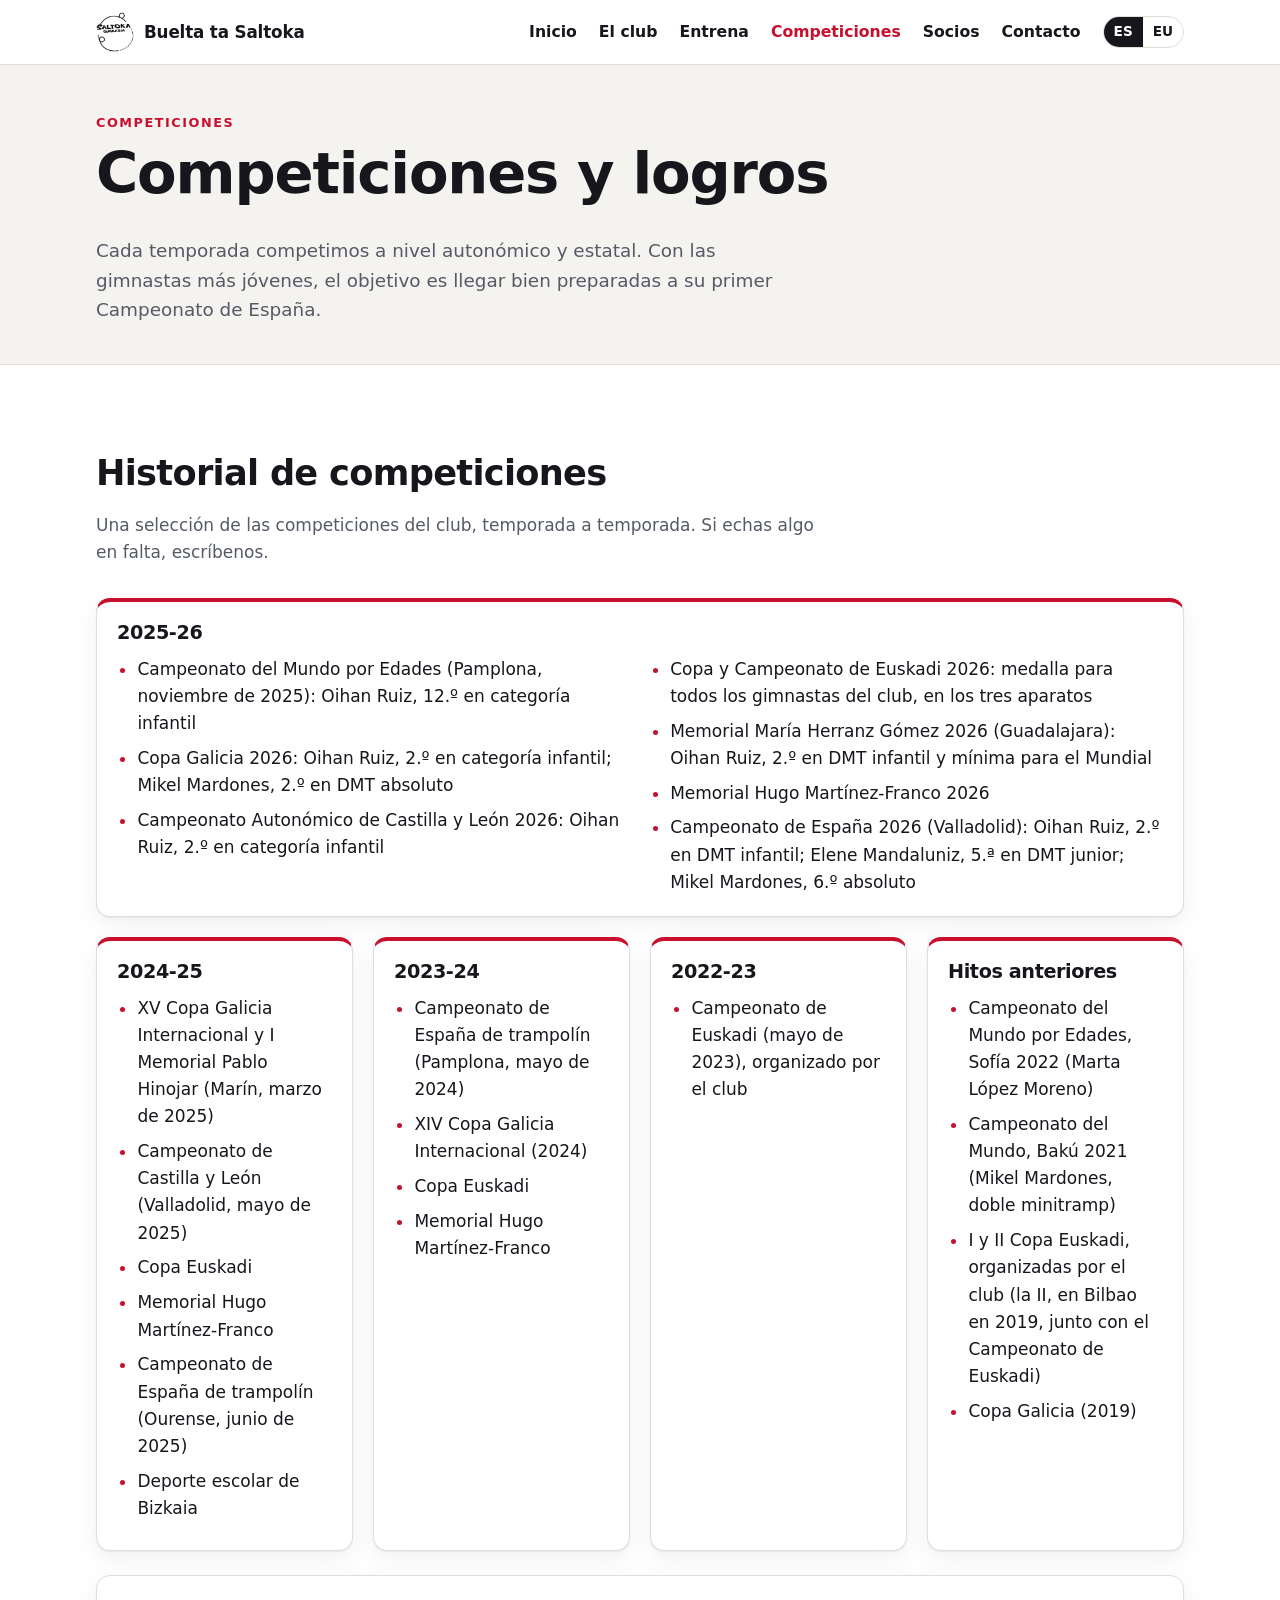
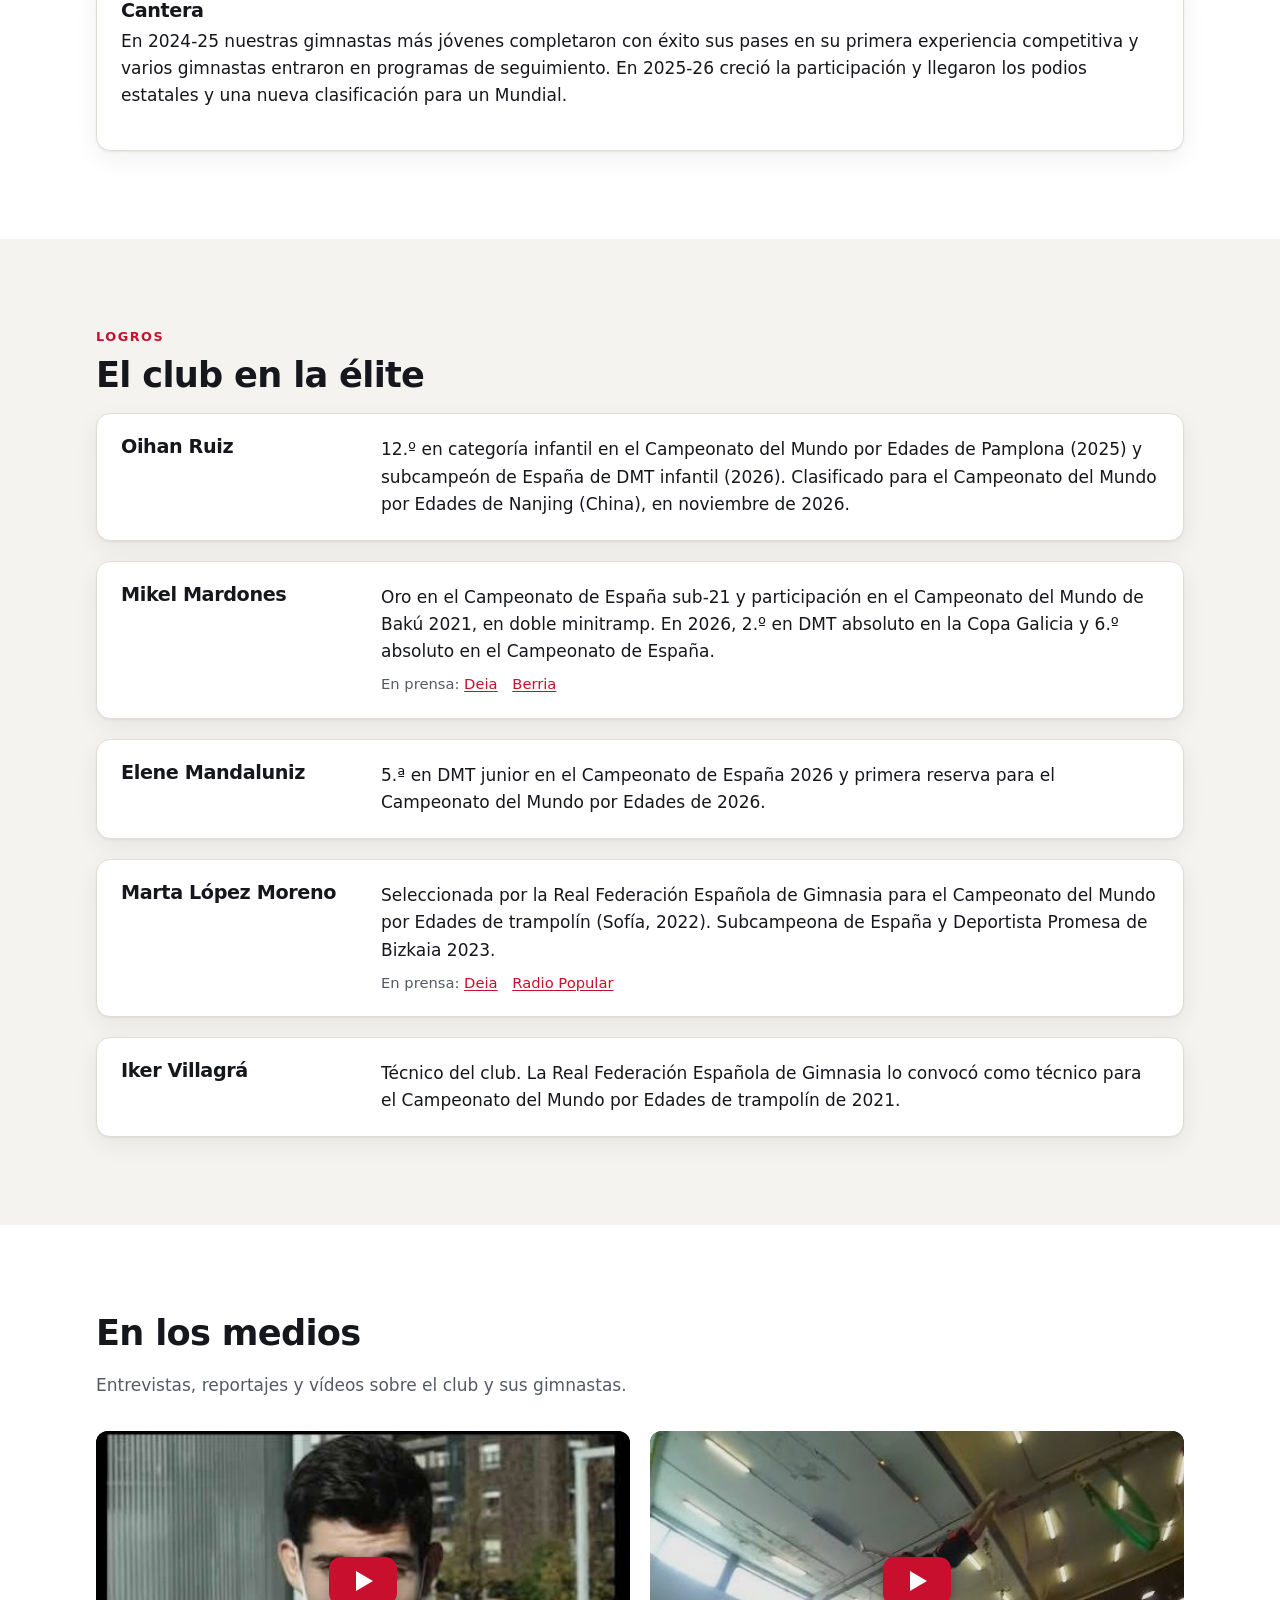
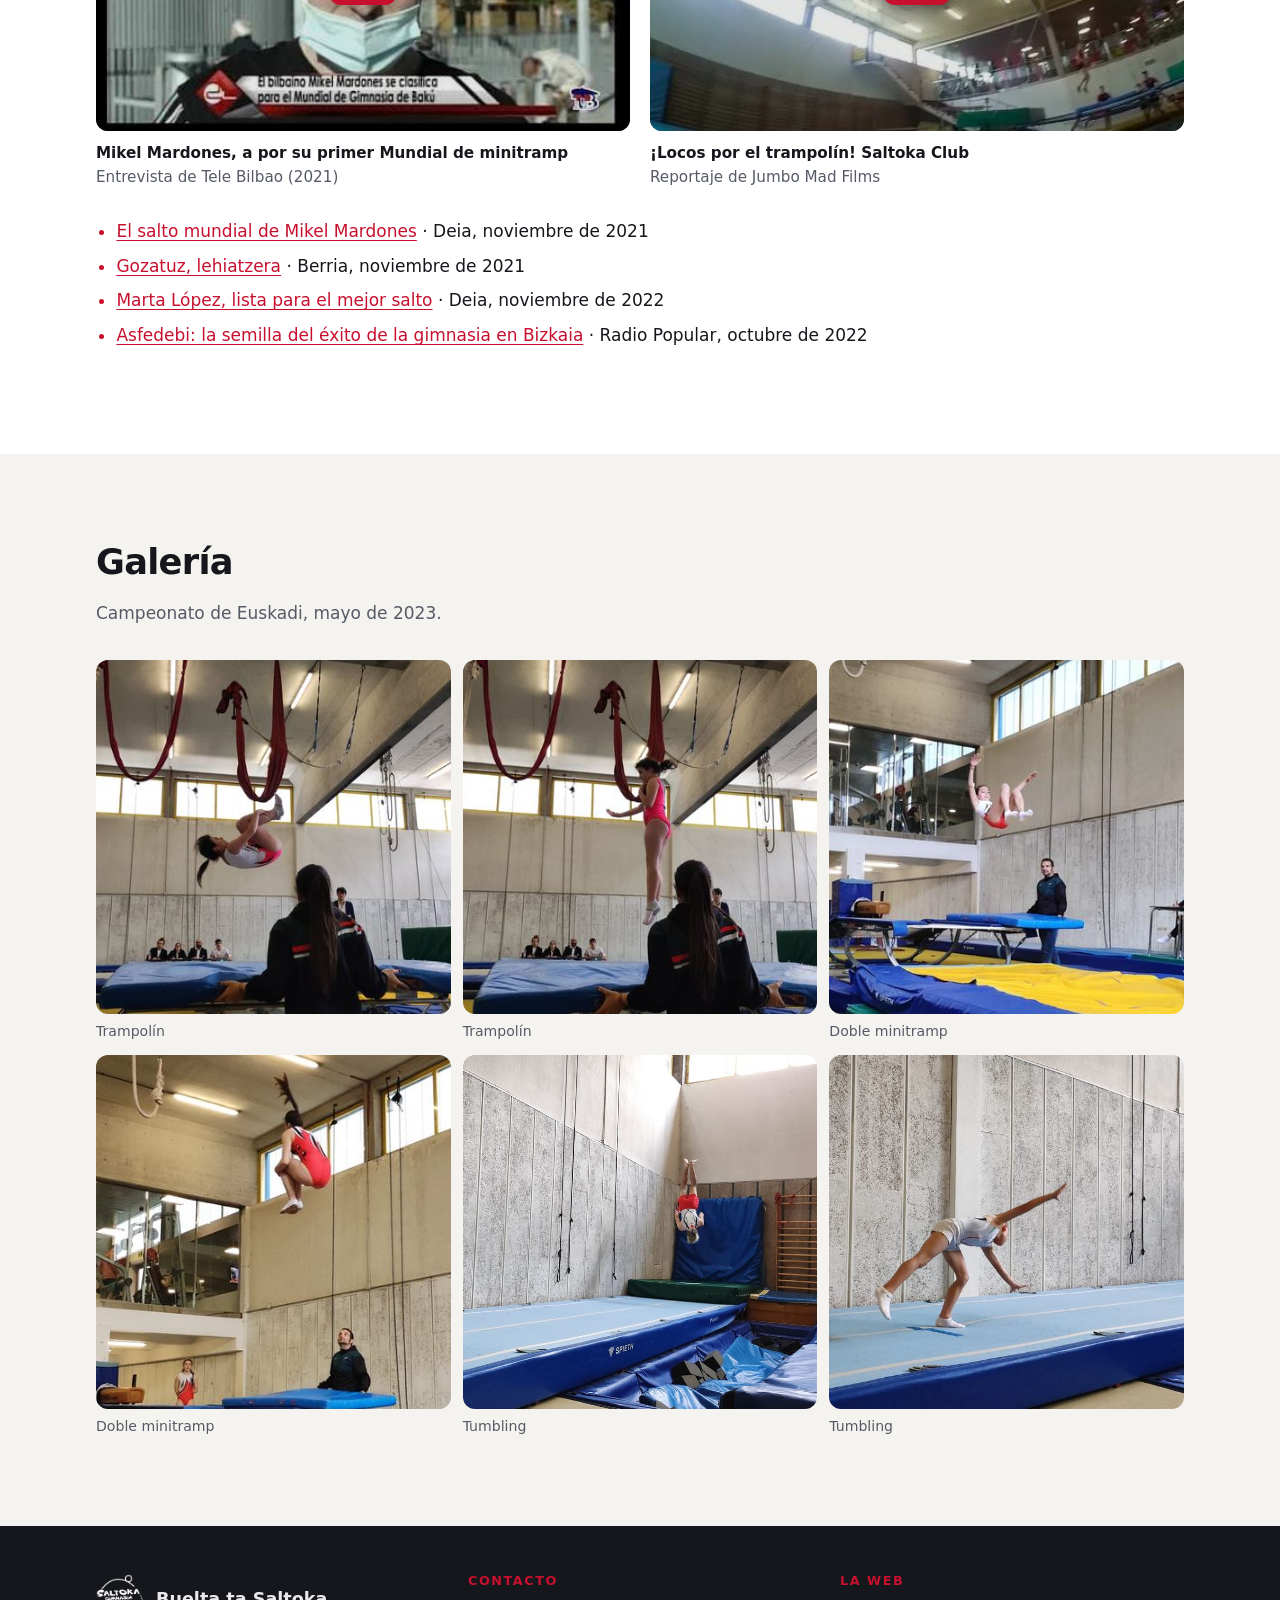
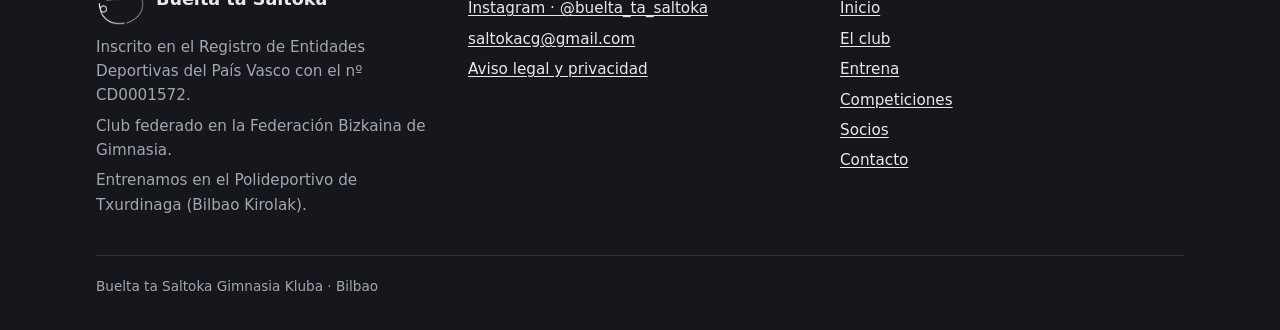
<file: competiciones.html>
<!DOCTYPE html>
<html lang="es">
<head>
  <meta charset="utf-8">
  <meta name="viewport" content="width=device-width, initial-scale=1">
  <title>Competiciones y logros · Buelta ta Saltoka</title>
  <meta name="description" content="Competiciones en las que participa Buelta ta Saltoka y logros de sus gimnastas en trampolín, doble minitramp y tumbling.">
  <meta property="og:title" content="Competiciones y logros · Buelta ta Saltoka">
  <meta property="og:description" content="Competiciones en las que participa Buelta ta Saltoka y logros de sus gimnastas en trampolín, doble minitramp y tumbling.">
  <meta property="og:type" content="website">
  <meta property="og:locale" content="es_ES">
  <meta name="theme-color" content="#c8102e">
  <link rel="icon" type="image/png" sizes="32x32" href="img/favicon-32.png">
  <link rel="apple-touch-icon" href="img/apple-touch-icon.png">
  <link rel="stylesheet" href="css/estilos.css">
  <script src="js/menu.js"></script>
</head>
<body>
  <a class="skip" href="#contenido">Saltar al contenido</a>
  <header class="site-header">
    <div class="wrap">
      <a class="brand" href="index.html">
        <picture>
          <source srcset="img/logo-blanco-sm.png" media="(prefers-color-scheme: dark)">
          <img src="img/logo-sm.png" alt="" width="38" height="40">
        </picture>
        <span>Buelta ta Saltoka</span>
      </a>
      <button class="nav-toggle" type="button" aria-expanded="false" aria-controls="menu">Menú</button>
      <nav class="site-nav" id="menu" aria-label="Navegación principal">
        <ul>
          <li><a href="index.html">Inicio</a></li>
          <li><a href="club.html">El club</a></li>
          <li><a href="entrena.html">Entrena</a></li>
          <li><a href="competiciones.html" aria-current="page">Competiciones</a></li>
          <li><a href="socios.html">Socios</a></li>
          <li><a href="contacto.html">Contacto</a></li>
        </ul>
        <div class="lang" role="group" aria-label="Idioma">
          <span>ES</span><a href="eu/competiciones.html" hreflang="eu" lang="eu" title="Euskara">EU</a>
        </div>
      </nav>
    </div>
  </header>

  <main id="contenido">
    <section class="page-head">
      <div class="wrap">
        <p class="eyebrow">Competiciones</p>
        <h1>Competiciones y logros</h1>
        <p class="lead">Cada temporada competimos a nivel autonómico y estatal. Con las gimnastas más jóvenes, el objetivo es llegar bien preparadas a su primer Campeonato de España.</p>
      </div>
    </section>

    <section class="section" id="historial">
      <div class="wrap">
        <h2>Historial de competiciones</h2>
        <p class="section-intro">Una selección de las competiciones del club, temporada a temporada. Si echas algo en falta, escríbenos.</p>
        <div class="seasons">
          <article class="season destacada">
            <h3>2025-26</h3>
            <ul class="list">
              <li>Campeonato del Mundo por Edades (Pamplona, noviembre de 2025): Oihan Ruiz, 12.º en categoría infantil</li>
              <li>Copa Galicia 2026: Oihan Ruiz, 2.º en categoría infantil; Mikel Mardones, 2.º en DMT absoluto</li>
              <li>Campeonato Autonómico de Castilla y León 2026: Oihan Ruiz, 2.º en categoría infantil</li>
              <li>Copa y Campeonato de Euskadi 2026: medalla para todos los gimnastas del club, en los tres aparatos</li>
              <li>Memorial María Herranz Gómez 2026 (Guadalajara): Oihan Ruiz, 2.º en DMT infantil y mínima para el Mundial</li>
              <li>Memorial Hugo Martínez-Franco 2026</li>
              <li>Campeonato de España 2026 (Valladolid): Oihan Ruiz, 2.º en DMT infantil; Elene Mandaluniz, 5.ª en DMT junior; Mikel Mardones, 6.º absoluto</li>
            </ul>
          </article>
          <article class="season">
            <h3>2024-25</h3>
            <ul class="list">
              <li>XV Copa Galicia Internacional y I Memorial Pablo Hinojar (Marín, marzo de 2025)</li>
              <li>Campeonato de Castilla y León (Valladolid, mayo de 2025)</li>
              <li>Copa Euskadi</li>
              <li>Memorial Hugo Martínez-Franco</li>
              <li>Campeonato de España de trampolín (Ourense, junio de 2025)</li>
              <li>Deporte escolar de Bizkaia</li>
            </ul>
          </article>
          <article class="season">
            <h3>2023-24</h3>
            <ul class="list">
              <li>Campeonato de España de trampolín (Pamplona, mayo de 2024)</li>
              <li>XIV Copa Galicia Internacional (2024)</li>
              <li>Copa Euskadi</li>
              <li>Memorial Hugo Martínez-Franco</li>
            </ul>
          </article>
          <article class="season">
            <h3>2022-23</h3>
            <ul class="list">
              <li>Campeonato de Euskadi (mayo de 2023), organizado por el club</li>
            </ul>
          </article>
          <article class="season">
            <h3>Hitos anteriores</h3>
            <ul class="list">
              <li>Campeonato del Mundo por Edades, Sofía 2022 (Marta López Moreno)</li>
              <li>Campeonato del Mundo, Bakú 2021 (Mikel Mardones, doble minitramp)</li>
              <li>I y II Copa Euskadi, organizadas por el club (la II, en Bilbao en 2019, junto con el Campeonato de Euskadi)</li>
              <li>Copa Galicia (2019)</li>
            </ul>
          </article>
        </div>
        <div class="info" style="margin-top:24px">
          <h3>Cantera</h3>
          <p>En 2024-25 nuestras gimnastas más jóvenes completaron con éxito sus pases en su primera experiencia competitiva y varios gimnastas entraron en programas de seguimiento. En 2025-26 creció la participación y llegaron los podios estatales y una nueva clasificación para un Mundial.</p>
        </div>
      </div>
    </section>

    <section class="section alt">
      <div class="wrap">
        <p class="eyebrow">Logros</p>
        <h2>El club en la élite</h2>
        <div class="achievements">
          <article class="card achievement">
            <h3>Oihan Ruiz</h3>
            <div>
              <p>12.º en categoría infantil en el Campeonato del Mundo por Edades de Pamplona (2025) y subcampeón de España de DMT infantil (2026). Clasificado para el Campeonato del Mundo por Edades de Nanjing (China), en noviembre de 2026.</p>
            </div>
          </article>
          <article class="card achievement">
            <h3>Mikel Mardones</h3>
            <div>
              <p>Oro en el Campeonato de España sub-21 y participación en el Campeonato del Mundo de Bakú 2021, en doble minitramp. En 2026, 2.º en DMT absoluto en la Copa Galicia y 6.º absoluto en el Campeonato de España.</p>
              <p class="press">En prensa:
                <a href="https://www.deia.eus/deportes/2021/11/18/salto-mundial-mikel-mardones-1922259.html" rel="noopener">Deia</a>
                <a href="https://www.berria.eus/kirola/gozatuz-lehiatzera_1304804_102.html" rel="noopener">Berria</a>
              </p>
            </div>
          </article>
          <article class="card achievement">
            <h3>Elene Mandaluniz</h3>
            <div>
              <p>5.ª en DMT junior en el Campeonato de España 2026 y primera reserva para el Campeonato del Mundo por Edades de 2026.</p>
            </div>
          </article>
          <article class="card achievement">
            <h3>Marta López Moreno</h3>
            <div>
              <p>Seleccionada por la Real Federación Española de Gimnasia para el Campeonato del Mundo por Edades de trampolín (Sofía, 2022). Subcampeona de España y Deportista Promesa de Bizkaia 2023.</p>
              <p class="press">En prensa:
                <a href="https://www.deia.eus/bizkaia/2022/11/20/marta-lopez-lista-mejor-salto-6244948.html" rel="noopener">Deia</a>
                <a href="https://radiopopular.com/podcast/asfedebi-la-semilla-del-exito-de-la-gimnasia-en-bizkaia/" rel="noopener">Radio Popular</a>
              </p>
            </div>
          </article>
          <article class="card achievement">
            <h3>Iker Villagrá</h3>
            <div>
              <p>Técnico del club. La Real Federación Española de Gimnasia lo convocó como técnico para el Campeonato del Mundo por Edades de trampolín de 2021.</p>
            </div>
          </article>
        </div>
      </div>
    </section>

    <section class="section" id="medios">
      <div class="wrap">
        <h2>En los medios</h2>
        <p class="section-intro">Entrevistas, reportajes y vídeos sobre el club y sus gimnastas.</p>
        <div class="videos">
          <figure class="video">
            <a class="video-play" href="https://www.youtube.com/watch?v=vDvZ6444Dgc" data-video="vDvZ6444Dgc" aria-label="Reproducir el vídeo: Mikel Mardones, a por su primer Mundial de minitramp" rel="noopener">
              <img src="img/videos/vDvZ6444Dgc.jpg" alt="" width="480" height="270" loading="lazy">
              <span class="play" aria-hidden="true"></span>
            </a>
            <figcaption><strong>Mikel Mardones, a por su primer Mundial de minitramp</strong><br>Entrevista de Tele Bilbao (2021)</figcaption>
          </figure>
          <figure class="video">
            <a class="video-play" href="https://www.youtube.com/watch?v=ohxejewpbhQ" data-video="ohxejewpbhQ" aria-label="Reproducir el vídeo: ¡Locos por el trampolín! Saltoka Club" rel="noopener">
              <img src="img/videos/ohxejewpbhQ.jpg" alt="" width="480" height="270" loading="lazy">
              <span class="play" aria-hidden="true"></span>
            </a>
            <figcaption><strong>¡Locos por el trampolín! Saltoka Club</strong><br>Reportaje de Jumbo Mad Films</figcaption>
          </figure>
        </div>
        <ul class="list">
          <li><a href="https://www.deia.eus/deportes/2021/11/18/salto-mundial-mikel-mardones-1922259.html" rel="noopener">El salto mundial de Mikel Mardones</a> · Deia, noviembre de 2021</li>
          <li><a href="https://www.berria.eus/kirola/gozatuz-lehiatzera_1304804_102.html" rel="noopener">Gozatuz, lehiatzera</a> · Berria, noviembre de 2021</li>
          <li><a href="https://www.deia.eus/bizkaia/2022/11/20/marta-lopez-lista-mejor-salto-6244948.html" rel="noopener">Marta López, lista para el mejor salto</a> · Deia, noviembre de 2022</li>
          <li><a href="https://radiopopular.com/podcast/asfedebi-la-semilla-del-exito-de-la-gimnasia-en-bizkaia/" rel="noopener">Asfedebi: la semilla del éxito de la gimnasia en Bizkaia</a> · Radio Popular, octubre de 2022</li>
        </ul>
      </div>
    </section>

    <section class="section alt">
      <div class="wrap">
        <h2>Galería</h2>
        <p class="section-intro">Campeonato de Euskadi, mayo de 2023.</p>
        <div class="gallery">
          <figure><a href="img/fotos/trampolin-1.jpg"><img src="img/fotos/trampolin-1-sm.jpg" srcset="img/fotos/trampolin-1-sm.jpg 700w, img/fotos/trampolin-1.jpg 1400w" sizes="(max-width: 700px) 100vw, 33vw" alt="Gimnasta del club en el aire sobre la cama elástica" loading="lazy" decoding="async"></a><figcaption>Trampolín</figcaption></figure>
          <figure><a href="img/fotos/trampolin-2.jpg"><img src="img/fotos/trampolin-2-sm.jpg" srcset="img/fotos/trampolin-2-sm.jpg 700w, img/fotos/trampolin-2.jpg 1400w" sizes="(max-width: 700px) 100vw, 33vw" alt="Gimnasta del club saltando en trampolín" loading="lazy" decoding="async"></a><figcaption>Trampolín</figcaption></figure>
          <figure><a href="img/fotos/dmt-1.jpg"><img src="img/fotos/dmt-1-sm.jpg" srcset="img/fotos/dmt-1-sm.jpg 700w, img/fotos/dmt-1.jpg 1400w" sizes="(max-width: 700px) 100vw, 33vw" alt="Gimnasta del club en pleno salto en el doble minitramp" loading="lazy" decoding="async"></a><figcaption>Doble minitramp</figcaption></figure>
          <figure><a href="img/fotos/dmt-2.jpg"><img src="img/fotos/dmt-2-sm.jpg" srcset="img/fotos/dmt-2-sm.jpg 700w, img/fotos/dmt-2.jpg 1400w" sizes="(max-width: 700px) 100vw, 33vw" alt="Gimnasta del club haciendo un mortal en el doble minitramp" loading="lazy" decoding="async"></a><figcaption>Doble minitramp</figcaption></figure>
          <figure><a href="img/fotos/tumbling-1.jpg"><img src="img/fotos/tumbling-1-sm.jpg" srcset="img/fotos/tumbling-1-sm.jpg 700w, img/fotos/tumbling-1.jpg 1400w" sizes="(max-width: 700px) 100vw, 33vw" alt="Gimnasta del club haciendo un mortal en el foso" loading="lazy" decoding="async"></a><figcaption>Tumbling</figcaption></figure>
          <figure><a href="img/fotos/tumbling-2.jpg"><img src="img/fotos/tumbling-2-sm.jpg" srcset="img/fotos/tumbling-2-sm.jpg 700w, img/fotos/tumbling-2.jpg 1400w" sizes="(max-width: 700px) 100vw, 33vw" alt="Gimnasta del club en la pista de tumbling" loading="lazy" decoding="async"></a><figcaption>Tumbling</figcaption></figure>
        </div>
      </div>
    </section>
  </main>

  <footer class="site-footer">
    <div class="wrap">
      <div class="footer-grid">
        <div>
          <div class="footer-brand"><img src="img/logo-blanco-sm.png" alt="" width="48" height="51"> Buelta ta Saltoka</div>
          <p>Inscrito en el Registro de Entidades Deportivas del País Vasco con el nº CD0001572.</p>
          <p>Club federado en la Federación Bizkaina de Gimnasia.</p>
          <p>Entrenamos en el Polideportivo de Txurdinaga (Bilbao Kirolak).</p>
        </div>
        <div>
          <h2 class="eyebrow">Contacto</h2>
          <ul>
            <li><a href="https://www.instagram.com/buelta_ta_saltoka/" rel="noopener">Instagram · @buelta_ta_saltoka</a></li>
            <li><a href="mailto:saltokacg@gmail.com">saltokacg@gmail.com</a></li>
            <li><a href="contacto.html#aviso-legal">Aviso legal y privacidad</a></li>
          </ul>
        </div>
        <div>
          <h2 class="eyebrow">La web</h2>
          <ul>
            <li><a href="index.html">Inicio</a></li>
            <li><a href="club.html">El club</a></li>
            <li><a href="entrena.html">Entrena</a></li>
            <li><a href="competiciones.html">Competiciones</a></li>
            <li><a href="socios.html">Socios</a></li>
            <li><a href="contacto.html">Contacto</a></li>
          </ul>
        </div>
      </div>
      <div class="footer-bottom">Buelta ta Saltoka Gimnasia Kluba · Bilbao</div>
    </div>
  </footer>
</body>
</html>
</file>
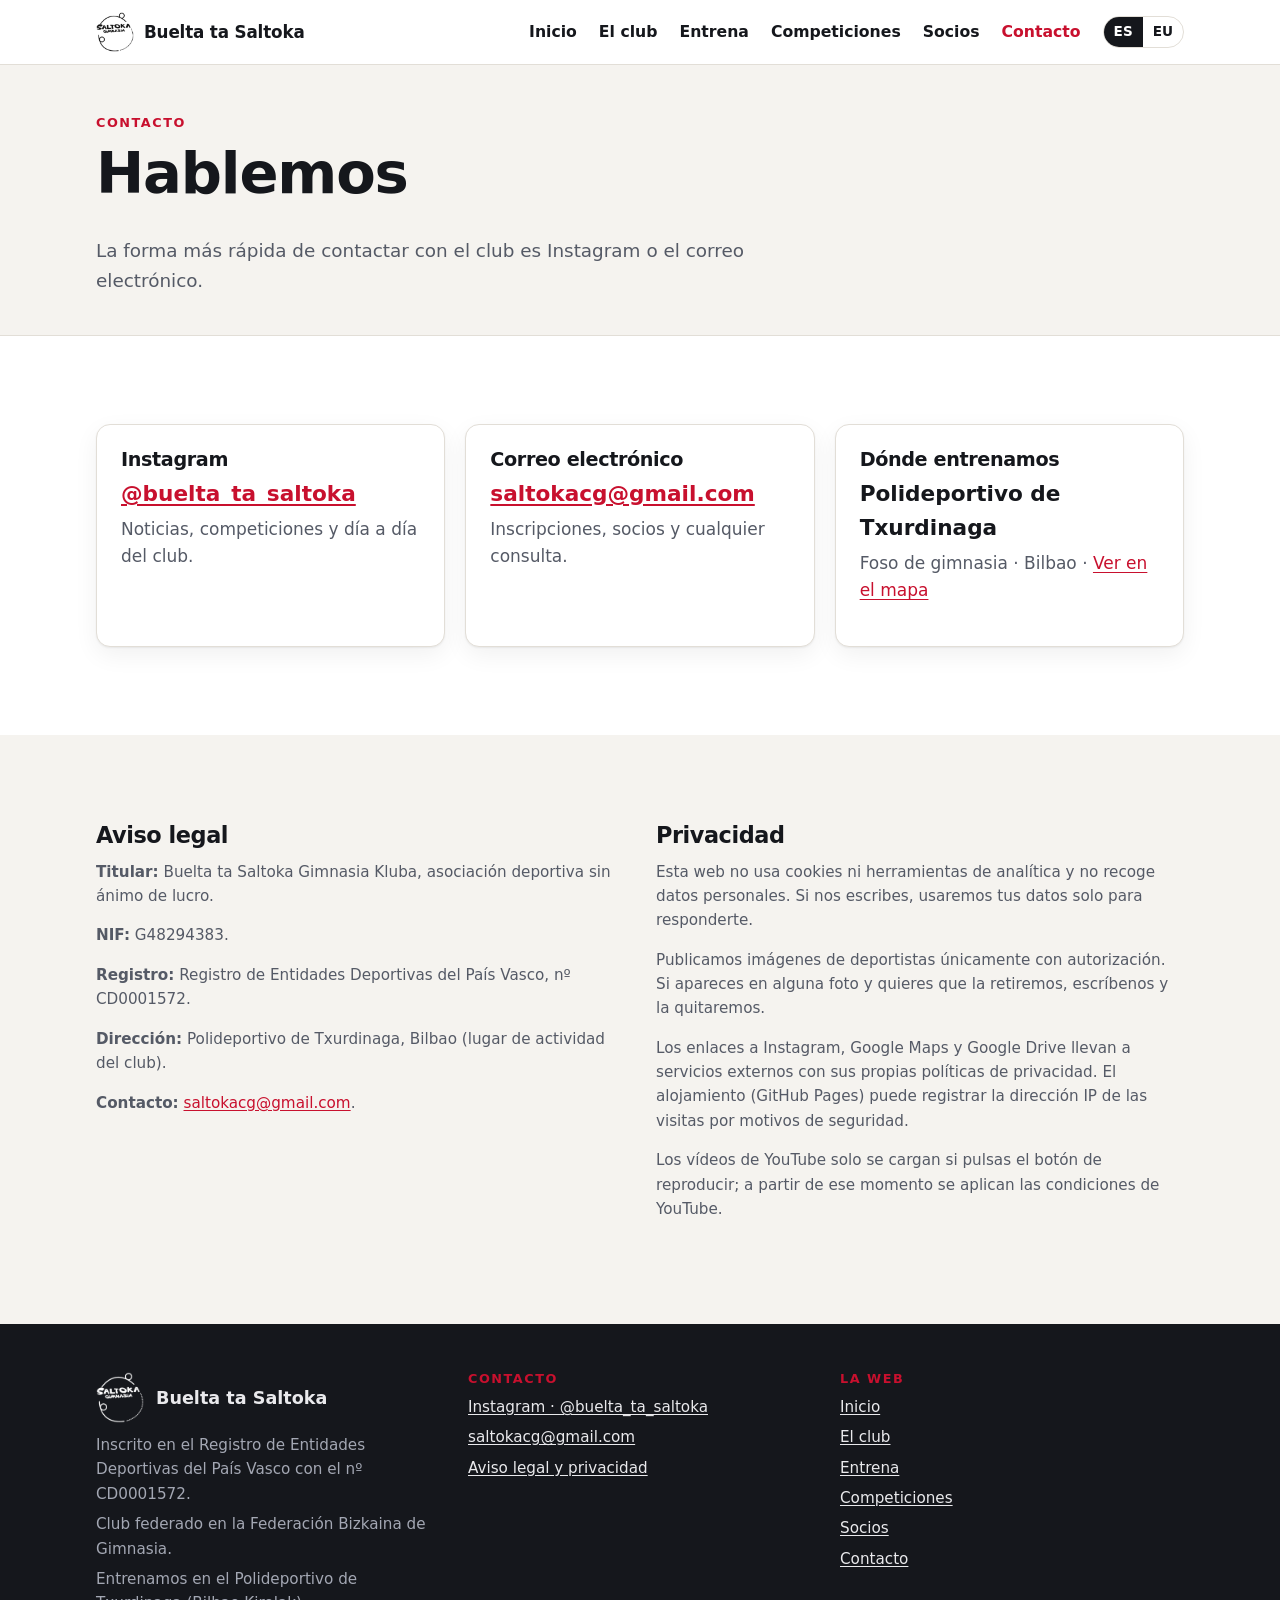
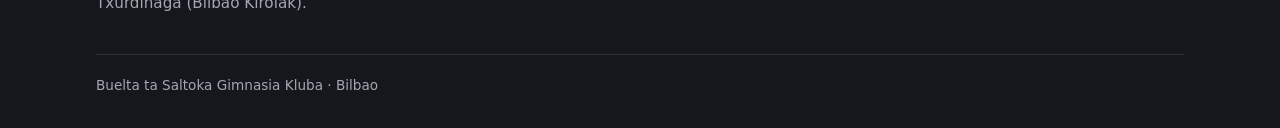
<file: contacto.html>
<!DOCTYPE html>
<html lang="es">
<head>
  <meta charset="utf-8">
  <meta name="viewport" content="width=device-width, initial-scale=1">
  <title>Contacto · Buelta ta Saltoka</title>
  <meta name="description" content="Contacto de Buelta ta Saltoka: Instagram, correo electrónico y lugar de entrenamiento en el Polideportivo de Txurdinaga (Bilbao).">
  <meta property="og:title" content="Contacto · Buelta ta Saltoka">
  <meta property="og:description" content="Contacto de Buelta ta Saltoka: Instagram, correo electrónico y lugar de entrenamiento en el Polideportivo de Txurdinaga (Bilbao).">
  <meta property="og:type" content="website">
  <meta property="og:locale" content="es_ES">
  <meta name="theme-color" content="#c8102e">
  <link rel="icon" type="image/png" sizes="32x32" href="img/favicon-32.png">
  <link rel="apple-touch-icon" href="img/apple-touch-icon.png">
  <link rel="stylesheet" href="css/estilos.css">
  <script src="js/menu.js"></script>
</head>
<body>
  <a class="skip" href="#contenido">Saltar al contenido</a>
  <header class="site-header">
    <div class="wrap">
      <a class="brand" href="index.html">
        <picture>
          <source srcset="img/logo-blanco-sm.png" media="(prefers-color-scheme: dark)">
          <img src="img/logo-sm.png" alt="" width="38" height="40">
        </picture>
        <span>Buelta ta Saltoka</span>
      </a>
      <button class="nav-toggle" type="button" aria-expanded="false" aria-controls="menu">Menú</button>
      <nav class="site-nav" id="menu" aria-label="Navegación principal">
        <ul>
          <li><a href="index.html">Inicio</a></li>
          <li><a href="club.html">El club</a></li>
          <li><a href="entrena.html">Entrena</a></li>
          <li><a href="competiciones.html">Competiciones</a></li>
          <li><a href="socios.html">Socios</a></li>
          <li><a href="contacto.html" aria-current="page">Contacto</a></li>
        </ul>
        <div class="lang" role="group" aria-label="Idioma">
          <span>ES</span><a href="eu/contacto.html" hreflang="eu" lang="eu" title="Euskara">EU</a>
        </div>
      </nav>
    </div>
  </header>

  <main id="contenido">
    <section class="page-head">
      <div class="wrap">
        <p class="eyebrow">Contacto</p>
        <h1>Hablemos</h1>
        <p class="lead">La forma más rápida de contactar con el club es Instagram o el correo electrónico.</p>
      </div>
    </section>

    <section class="section">
      <div class="wrap grid">
        <div class="info">
          <h3>Instagram</h3>
          <p class="big"><a href="https://www.instagram.com/buelta_ta_saltoka/" rel="noopener">@buelta_ta_saltoka</a></p>
          <p class="muted">Noticias, competiciones y día a día del club.</p>
        </div>
        <div class="info">
          <h3>Correo electrónico</h3>
          <p class="big"><a href="mailto:saltokacg@gmail.com">saltokacg@gmail.com</a></p>
          <p class="muted">Inscripciones, socios y cualquier consulta.</p>
        </div>
        <div class="info">
          <h3>Dónde entrenamos</h3>
          <p class="big">Polideportivo de Txurdinaga</p>
          <p class="muted">Foso de gimnasia · Bilbao · <a href="https://www.google.com/maps/search/?api=1&query=Polideportivo%20Txurdinaga%20Bilbao" rel="noopener">Ver en el mapa</a></p>
        </div>
      </div>
    </section>

    <section class="section alt legal" id="aviso-legal">
      <div class="wrap grid two">
        <div>
          <h2>Aviso legal</h2>
          <p><strong>Titular:</strong> Buelta ta Saltoka Gimnasia Kluba, asociación deportiva sin ánimo de lucro.</p>
          <p><strong>NIF:</strong> G48294383.</p>
          <p><strong>Registro:</strong> Registro de Entidades Deportivas del País Vasco, nº CD0001572.</p>
          <p><strong>Dirección:</strong> Polideportivo de Txurdinaga, Bilbao (lugar de actividad del club).</p>
          <p><strong>Contacto:</strong> <a href="mailto:saltokacg@gmail.com">saltokacg@gmail.com</a>.</p>
        </div>
        <div>
          <h2>Privacidad</h2>
          <p>Esta web no usa cookies ni herramientas de analítica y no recoge datos personales. Si nos escribes, usaremos tus datos solo para responderte.</p>
          <p>Publicamos imágenes de deportistas únicamente con autorización. Si apareces en alguna foto y quieres que la retiremos, escríbenos y la quitaremos.</p>
          <p>Los enlaces a Instagram, Google Maps y Google Drive llevan a servicios externos con sus propias políticas de privacidad. El alojamiento (GitHub Pages) puede registrar la dirección IP de las visitas por motivos de seguridad.</p>
          <p>Los vídeos de YouTube solo se cargan si pulsas el botón de reproducir; a partir de ese momento se aplican las condiciones de YouTube.</p>
        </div>
      </div>
    </section>
  </main>

  <footer class="site-footer">
    <div class="wrap">
      <div class="footer-grid">
        <div>
          <div class="footer-brand"><img src="img/logo-blanco-sm.png" alt="" width="48" height="51"> Buelta ta Saltoka</div>
          <p>Inscrito en el Registro de Entidades Deportivas del País Vasco con el nº CD0001572.</p>
          <p>Club federado en la Federación Bizkaina de Gimnasia.</p>
          <p>Entrenamos en el Polideportivo de Txurdinaga (Bilbao Kirolak).</p>
        </div>
        <div>
          <h2 class="eyebrow">Contacto</h2>
          <ul>
            <li><a href="https://www.instagram.com/buelta_ta_saltoka/" rel="noopener">Instagram · @buelta_ta_saltoka</a></li>
            <li><a href="mailto:saltokacg@gmail.com">saltokacg@gmail.com</a></li>
            <li><a href="contacto.html#aviso-legal">Aviso legal y privacidad</a></li>
          </ul>
        </div>
        <div>
          <h2 class="eyebrow">La web</h2>
          <ul>
            <li><a href="index.html">Inicio</a></li>
            <li><a href="club.html">El club</a></li>
            <li><a href="entrena.html">Entrena</a></li>
            <li><a href="competiciones.html">Competiciones</a></li>
            <li><a href="socios.html">Socios</a></li>
            <li><a href="contacto.html">Contacto</a></li>
          </ul>
        </div>
      </div>
      <div class="footer-bottom">Buelta ta Saltoka Gimnasia Kluba · Bilbao</div>
    </div>
  </footer>
</body>
</html>
</file>
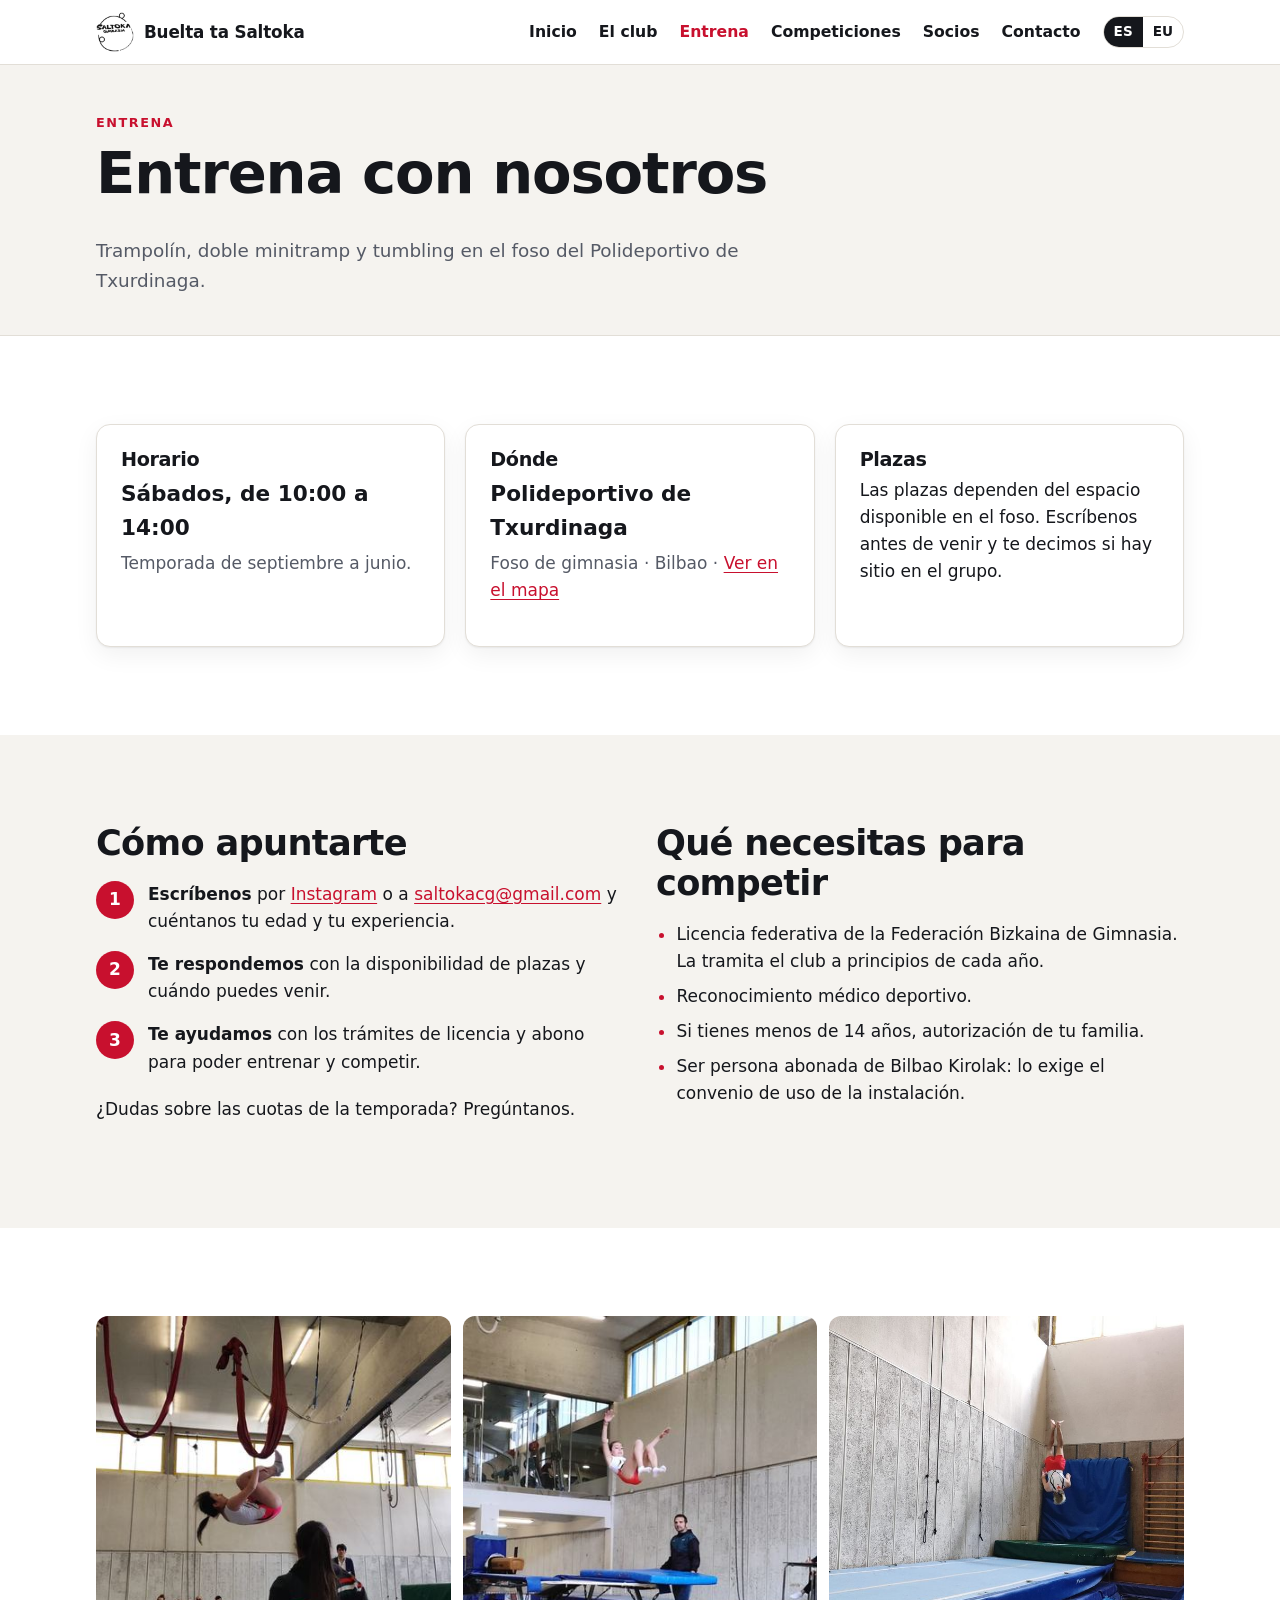
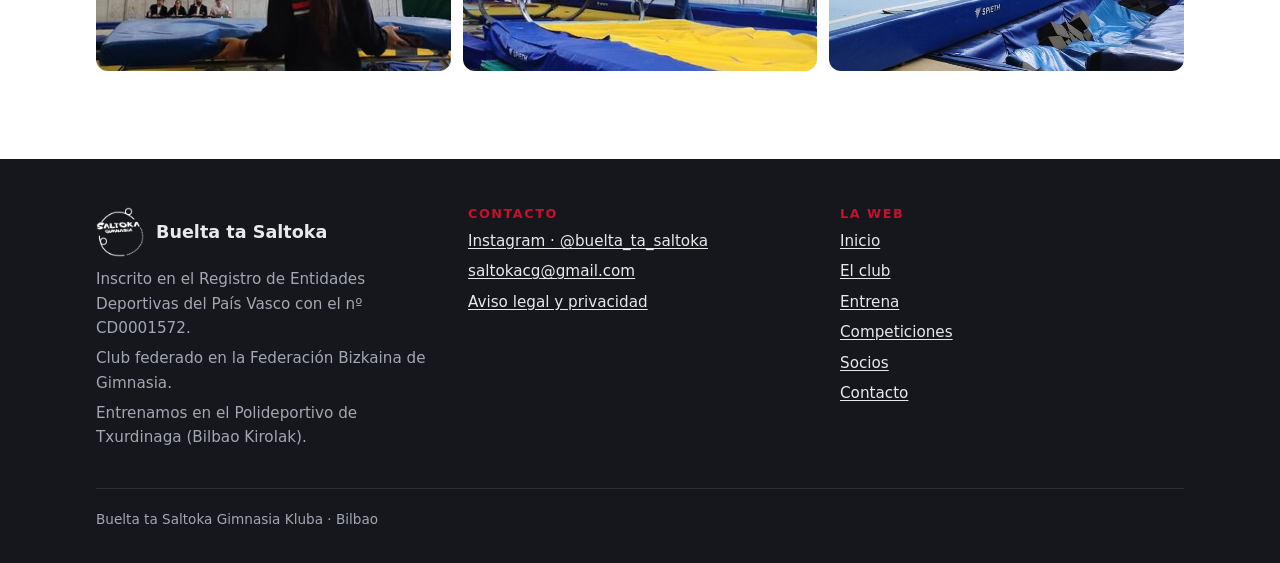
<file: entrena.html>
<!DOCTYPE html>
<html lang="es">
<head>
  <meta charset="utf-8">
  <meta name="viewport" content="width=device-width, initial-scale=1">
  <title>Entrena con nosotros · Buelta ta Saltoka</title>
  <meta name="description" content="Horario, lugar y requisitos para entrenar trampolín, doble minitramp y tumbling con Buelta ta Saltoka en Bilbao.">
  <meta property="og:title" content="Entrena con nosotros · Buelta ta Saltoka">
  <meta property="og:description" content="Horario, lugar y requisitos para entrenar trampolín, doble minitramp y tumbling con Buelta ta Saltoka en Bilbao.">
  <meta property="og:type" content="website">
  <meta property="og:locale" content="es_ES">
  <meta name="theme-color" content="#c8102e">
  <link rel="icon" type="image/png" sizes="32x32" href="img/favicon-32.png">
  <link rel="apple-touch-icon" href="img/apple-touch-icon.png">
  <link rel="stylesheet" href="css/estilos.css">
  <script src="js/menu.js"></script>
</head>
<body>
  <a class="skip" href="#contenido">Saltar al contenido</a>
  <header class="site-header">
    <div class="wrap">
      <a class="brand" href="index.html">
        <picture>
          <source srcset="img/logo-blanco-sm.png" media="(prefers-color-scheme: dark)">
          <img src="img/logo-sm.png" alt="" width="38" height="40">
        </picture>
        <span>Buelta ta Saltoka</span>
      </a>
      <button class="nav-toggle" type="button" aria-expanded="false" aria-controls="menu">Menú</button>
      <nav class="site-nav" id="menu" aria-label="Navegación principal">
        <ul>
          <li><a href="index.html">Inicio</a></li>
          <li><a href="club.html">El club</a></li>
          <li><a href="entrena.html" aria-current="page">Entrena</a></li>
          <li><a href="competiciones.html">Competiciones</a></li>
          <li><a href="socios.html">Socios</a></li>
          <li><a href="contacto.html">Contacto</a></li>
        </ul>
        <div class="lang" role="group" aria-label="Idioma">
          <span>ES</span><a href="eu/entrena.html" hreflang="eu" lang="eu" title="Euskara">EU</a>
        </div>
      </nav>
    </div>
  </header>

  <main id="contenido">
    <section class="page-head">
      <div class="wrap">
        <p class="eyebrow">Entrena</p>
        <h1>Entrena con nosotros</h1>
        <p class="lead">Trampolín, doble minitramp y tumbling en el foso del Polideportivo de Txurdinaga.</p>
      </div>
    </section>

    <section class="section">
      <div class="wrap grid">
        <div class="info">
          <h3>Horario</h3>
          <p class="big">Sábados, de 10:00 a 14:00</p>
          <p class="muted">Temporada de septiembre a junio.</p>
        </div>
        <div class="info">
          <h3>Dónde</h3>
          <p class="big">Polideportivo de Txurdinaga</p>
          <p class="muted">Foso de gimnasia · Bilbao · <a href="https://www.google.com/maps/search/?api=1&query=Polideportivo%20Txurdinaga%20Bilbao" rel="noopener">Ver en el mapa</a></p>
        </div>
        <div class="info">
          <h3>Plazas</h3>
          <p>Las plazas dependen del espacio disponible en el foso. Escríbenos antes de venir y te decimos si hay sitio en el grupo.</p>
        </div>
      </div>
    </section>

    <section class="section alt">
      <div class="wrap grid two">
        <div>
          <h2>Cómo apuntarte</h2>
          <ol class="steps">
            <li><strong>Escríbenos</strong> por <a href="https://www.instagram.com/buelta_ta_saltoka/" rel="noopener">Instagram</a> o a <a href="mailto:saltokacg@gmail.com">saltokacg@gmail.com</a> y cuéntanos tu edad y tu experiencia.</li>
            <li><strong>Te respondemos</strong> con la disponibilidad de plazas y cuándo puedes venir.</li>
            <li><strong>Te ayudamos</strong> con los trámites de licencia y abono para poder entrenar y competir.</li>
          </ol>
          <p style="margin-top:20px">¿Dudas sobre las cuotas de la temporada? Pregúntanos.</p>
        </div>
        <div>
          <h2>Qué necesitas para competir</h2>
          <ul class="list">
            <li>Licencia federativa de la Federación Bizkaina de Gimnasia. La tramita el club a principios de cada año.</li>
            <li>Reconocimiento médico deportivo.</li>
            <li>Si tienes menos de 14 años, autorización de tu familia.</li>
            <li>Ser persona abonada de Bilbao Kirolak: lo exige el convenio de uso de la instalación.</li>
          </ul>
        </div>
      </div>
    </section>

    <section class="section">
      <div class="wrap">
        <div class="gallery">
          <figure><a href="img/fotos/trampolin-1.jpg"><img src="img/fotos/trampolin-1-sm.jpg" srcset="img/fotos/trampolin-1-sm.jpg 700w, img/fotos/trampolin-1.jpg 1400w" sizes="(max-width: 700px) 100vw, 33vw" alt="Gimnasta del club en el aire sobre la cama elástica" loading="lazy" decoding="async"></a></figure>
          <figure><a href="img/fotos/dmt-1.jpg"><img src="img/fotos/dmt-1-sm.jpg" srcset="img/fotos/dmt-1-sm.jpg 700w, img/fotos/dmt-1.jpg 1400w" sizes="(max-width: 700px) 100vw, 33vw" alt="Gimnasta del club en pleno salto en el doble minitramp" loading="lazy" decoding="async"></a></figure>
          <figure><a href="img/fotos/tumbling-1.jpg"><img src="img/fotos/tumbling-1-sm.jpg" srcset="img/fotos/tumbling-1-sm.jpg 700w, img/fotos/tumbling-1.jpg 1400w" sizes="(max-width: 700px) 100vw, 33vw" alt="Gimnasta del club haciendo un mortal en el foso" loading="lazy" decoding="async"></a></figure>
        </div>
      </div>
    </section>
  </main>

  <footer class="site-footer">
    <div class="wrap">
      <div class="footer-grid">
        <div>
          <div class="footer-brand"><img src="img/logo-blanco-sm.png" alt="" width="48" height="51"> Buelta ta Saltoka</div>
          <p>Inscrito en el Registro de Entidades Deportivas del País Vasco con el nº CD0001572.</p>
          <p>Club federado en la Federación Bizkaina de Gimnasia.</p>
          <p>Entrenamos en el Polideportivo de Txurdinaga (Bilbao Kirolak).</p>
        </div>
        <div>
          <h2 class="eyebrow">Contacto</h2>
          <ul>
            <li><a href="https://www.instagram.com/buelta_ta_saltoka/" rel="noopener">Instagram · @buelta_ta_saltoka</a></li>
            <li><a href="mailto:saltokacg@gmail.com">saltokacg@gmail.com</a></li>
            <li><a href="contacto.html#aviso-legal">Aviso legal y privacidad</a></li>
          </ul>
        </div>
        <div>
          <h2 class="eyebrow">La web</h2>
          <ul>
            <li><a href="index.html">Inicio</a></li>
            <li><a href="club.html">El club</a></li>
            <li><a href="entrena.html">Entrena</a></li>
            <li><a href="competiciones.html">Competiciones</a></li>
            <li><a href="socios.html">Socios</a></li>
            <li><a href="contacto.html">Contacto</a></li>
          </ul>
        </div>
      </div>
      <div class="footer-bottom">Buelta ta Saltoka Gimnasia Kluba · Bilbao</div>
    </div>
  </footer>
</body>
</html>
</file>
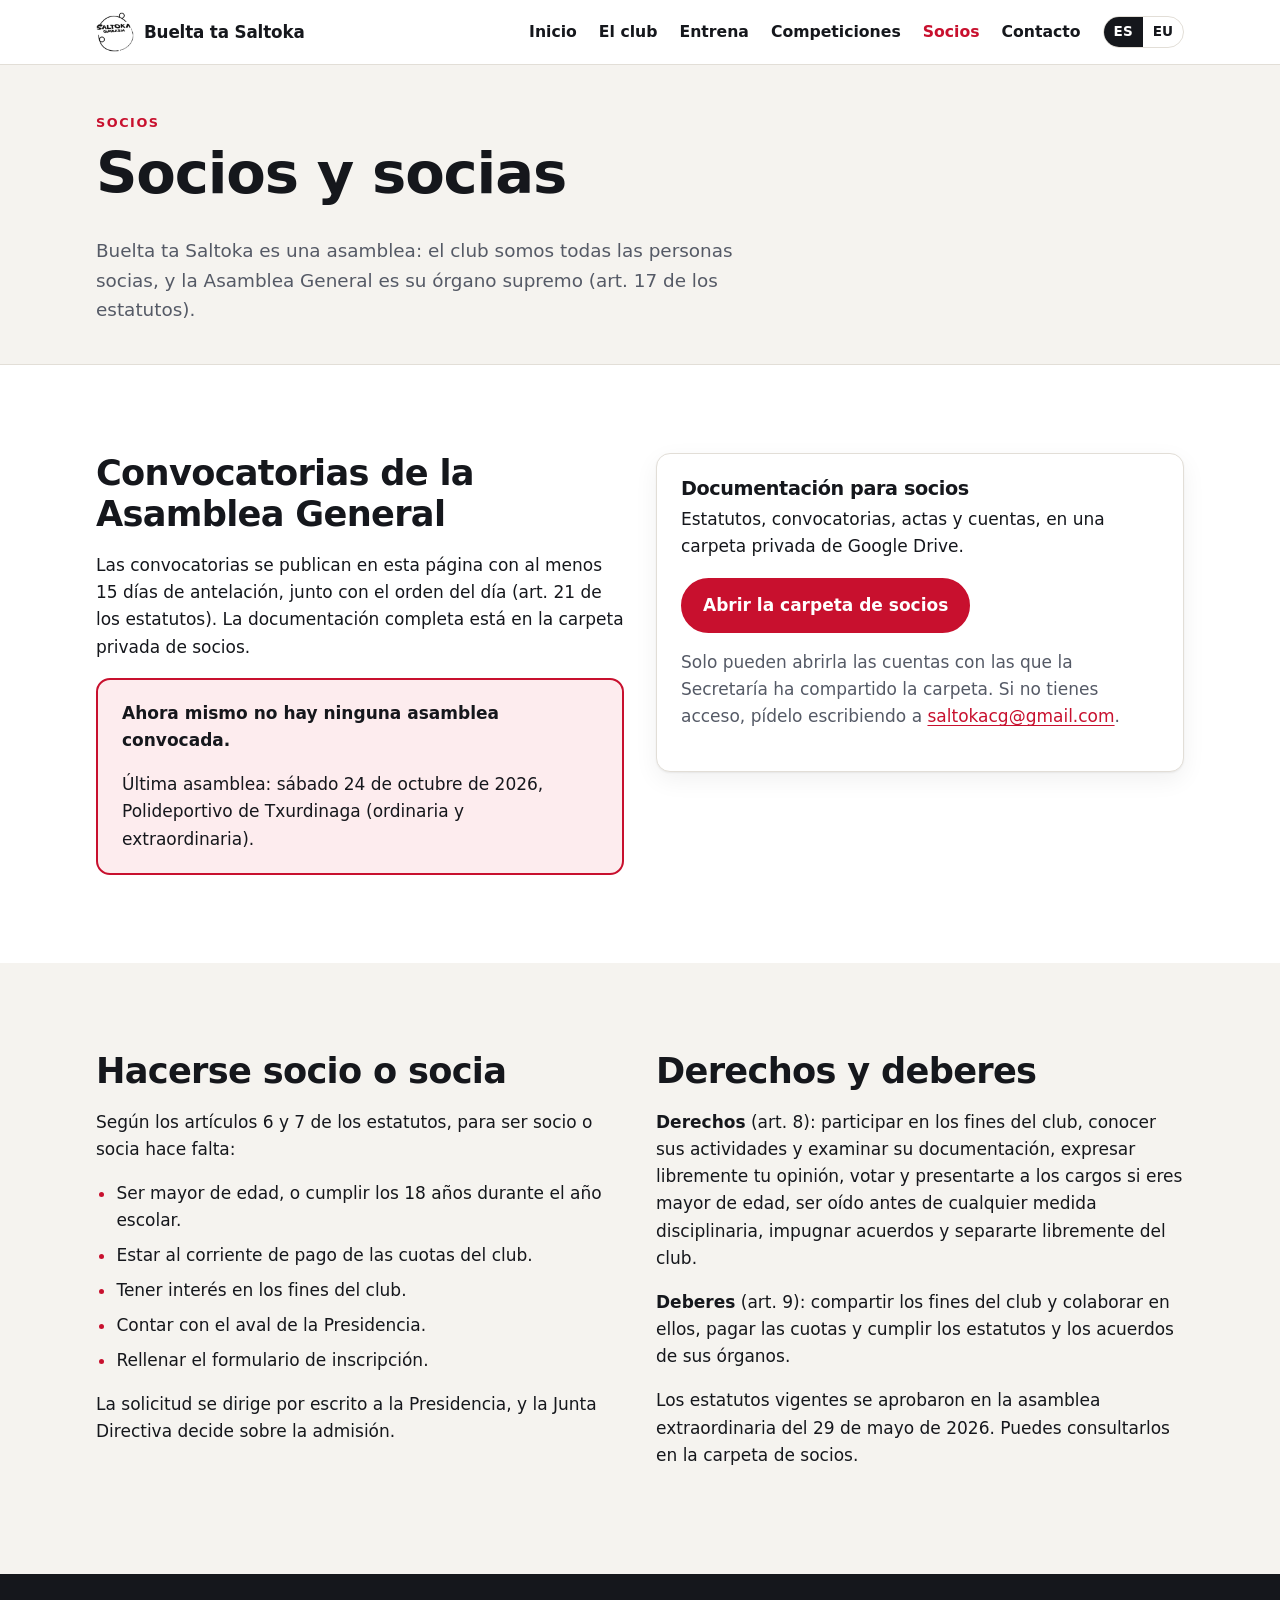
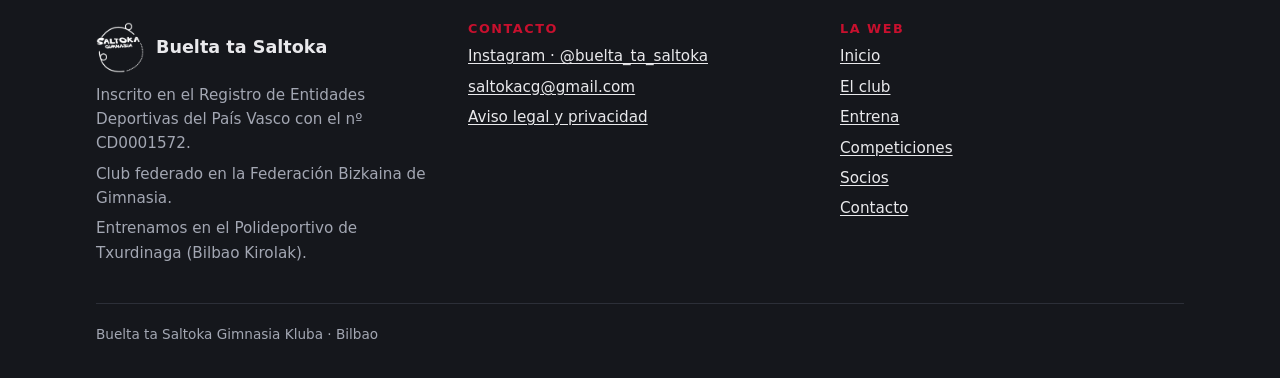
<file: socios.html>
<!DOCTYPE html>
<html lang="es">
<head>
  <meta charset="utf-8">
  <meta name="viewport" content="width=device-width, initial-scale=1">
  <title>Socios y socias · Buelta ta Saltoka</title>
  <meta name="description" content="Información para las personas socias de Buelta ta Saltoka: convocatorias de la Asamblea General, documentación y cómo hacerse socio.">
  <meta property="og:title" content="Socios y socias · Buelta ta Saltoka">
  <meta property="og:description" content="Información para las personas socias de Buelta ta Saltoka: convocatorias de la Asamblea General, documentación y cómo hacerse socio.">
  <meta property="og:type" content="website">
  <meta property="og:locale" content="es_ES">
  <meta name="theme-color" content="#c8102e">
  <link rel="icon" type="image/png" sizes="32x32" href="img/favicon-32.png">
  <link rel="apple-touch-icon" href="img/apple-touch-icon.png">
  <link rel="stylesheet" href="css/estilos.css">
  <script src="js/menu.js"></script>
</head>
<body>
  <a class="skip" href="#contenido">Saltar al contenido</a>
  <header class="site-header">
    <div class="wrap">
      <a class="brand" href="index.html">
        <picture>
          <source srcset="img/logo-blanco-sm.png" media="(prefers-color-scheme: dark)">
          <img src="img/logo-sm.png" alt="" width="38" height="40">
        </picture>
        <span>Buelta ta Saltoka</span>
      </a>
      <button class="nav-toggle" type="button" aria-expanded="false" aria-controls="menu">Menú</button>
      <nav class="site-nav" id="menu" aria-label="Navegación principal">
        <ul>
          <li><a href="index.html">Inicio</a></li>
          <li><a href="club.html">El club</a></li>
          <li><a href="entrena.html">Entrena</a></li>
          <li><a href="competiciones.html">Competiciones</a></li>
          <li><a href="socios.html" aria-current="page">Socios</a></li>
          <li><a href="contacto.html">Contacto</a></li>
        </ul>
        <div class="lang" role="group" aria-label="Idioma">
          <span>ES</span><a href="eu/socios.html" hreflang="eu" lang="eu" title="Euskara">EU</a>
        </div>
      </nav>
    </div>
  </header>

  <main id="contenido">
    <section class="page-head">
      <div class="wrap">
        <p class="eyebrow">Socios</p>
        <h1>Socios y socias</h1>
        <p class="lead">Buelta ta Saltoka es una asamblea: el club somos todas las personas socias, y la Asamblea General es su órgano supremo (art. 17 de los estatutos).</p>
      </div>
    </section>

    <section class="section">
      <div class="wrap grid two">
        <div>
          <h2>Convocatorias de la Asamblea General</h2>
          <p>Las convocatorias se publican en esta página con al menos 15 días de antelación, junto con el orden del día (art. 21 de los estatutos). La documentación completa está en la carpeta privada de socios.</p>
          <!-- CONVOCATORIA: sustituye este bloque cuando se convoque una asamblea (fecha, hora, lugar y orden del día). -->
          <div class="notice">
            <p><strong>Ahora mismo no hay ninguna asamblea convocada.</strong></p>
            <p>Última asamblea: sábado 24 de octubre de 2026, Polideportivo de Txurdinaga (ordinaria y extraordinaria).</p>
          </div>
        </div>
        <div class="info">
          <h3>Documentación para socios</h3>
          <p>Estatutos, convocatorias, actas y cuentas, en una carpeta privada de Google Drive.</p>
          <div class="actions" style="margin-top:12px"><a class="btn" href="https://drive.google.com/drive/folders/1BWNQ4rkTfppnTo_xZvuf1E2pR1g1dWDU" rel="noopener">Abrir la carpeta de socios</a></div>
          <p class="muted" style="margin-top:16px">Solo pueden abrirla las cuentas con las que la Secretaría ha compartido la carpeta. Si no tienes acceso, pídelo escribiendo a <a href="mailto:saltokacg@gmail.com">saltokacg@gmail.com</a>.</p>
        </div>
      </div>
    </section>

    <section class="section alt">
      <div class="wrap grid two">
        <div>
          <h2>Hacerse socio o socia</h2>
          <p>Según los artículos 6 y 7 de los estatutos, para ser socio o socia hace falta:</p>
          <ul class="list">
            <li>Ser mayor de edad, o cumplir los 18 años durante el año escolar.</li>
            <li>Estar al corriente de pago de las cuotas del club.</li>
            <li>Tener interés en los fines del club.</li>
            <li>Contar con el aval de la Presidencia.</li>
            <li>Rellenar el formulario de inscripción.</li>
          </ul>
          <p>La solicitud se dirige por escrito a la Presidencia, y la Junta Directiva decide sobre la admisión.</p>
        </div>
        <div>
          <h2>Derechos y deberes</h2>
          <p><strong>Derechos</strong> (art. 8): participar en los fines del club, conocer sus actividades y examinar su documentación, expresar libremente tu opinión, votar y presentarte a los cargos si eres mayor de edad, ser oído antes de cualquier medida disciplinaria, impugnar acuerdos y separarte libremente del club.</p>
          <p><strong>Deberes</strong> (art. 9): compartir los fines del club y colaborar en ellos, pagar las cuotas y cumplir los estatutos y los acuerdos de sus órganos.</p>
          <p class="muted">Los estatutos vigentes se aprobaron en la asamblea extraordinaria del 29 de mayo de 2026. Puedes consultarlos en la carpeta de socios.</p>
        </div>
      </div>
    </section>
  </main>

  <footer class="site-footer">
    <div class="wrap">
      <div class="footer-grid">
        <div>
          <div class="footer-brand"><img src="img/logo-blanco-sm.png" alt="" width="48" height="51"> Buelta ta Saltoka</div>
          <p>Inscrito en el Registro de Entidades Deportivas del País Vasco con el nº CD0001572.</p>
          <p>Club federado en la Federación Bizkaina de Gimnasia.</p>
          <p>Entrenamos en el Polideportivo de Txurdinaga (Bilbao Kirolak).</p>
        </div>
        <div>
          <h2 class="eyebrow">Contacto</h2>
          <ul>
            <li><a href="https://www.instagram.com/buelta_ta_saltoka/" rel="noopener">Instagram · @buelta_ta_saltoka</a></li>
            <li><a href="mailto:saltokacg@gmail.com">saltokacg@gmail.com</a></li>
            <li><a href="contacto.html#aviso-legal">Aviso legal y privacidad</a></li>
          </ul>
        </div>
        <div>
          <h2 class="eyebrow">La web</h2>
          <ul>
            <li><a href="index.html">Inicio</a></li>
            <li><a href="club.html">El club</a></li>
            <li><a href="entrena.html">Entrena</a></li>
            <li><a href="competiciones.html">Competiciones</a></li>
            <li><a href="socios.html">Socios</a></li>
            <li><a href="contacto.html">Contacto</a></li>
          </ul>
        </div>
      </div>
      <div class="footer-bottom">Buelta ta Saltoka Gimnasia Kluba · Bilbao</div>
    </div>
  </footer>
</body>
</html>
</file>
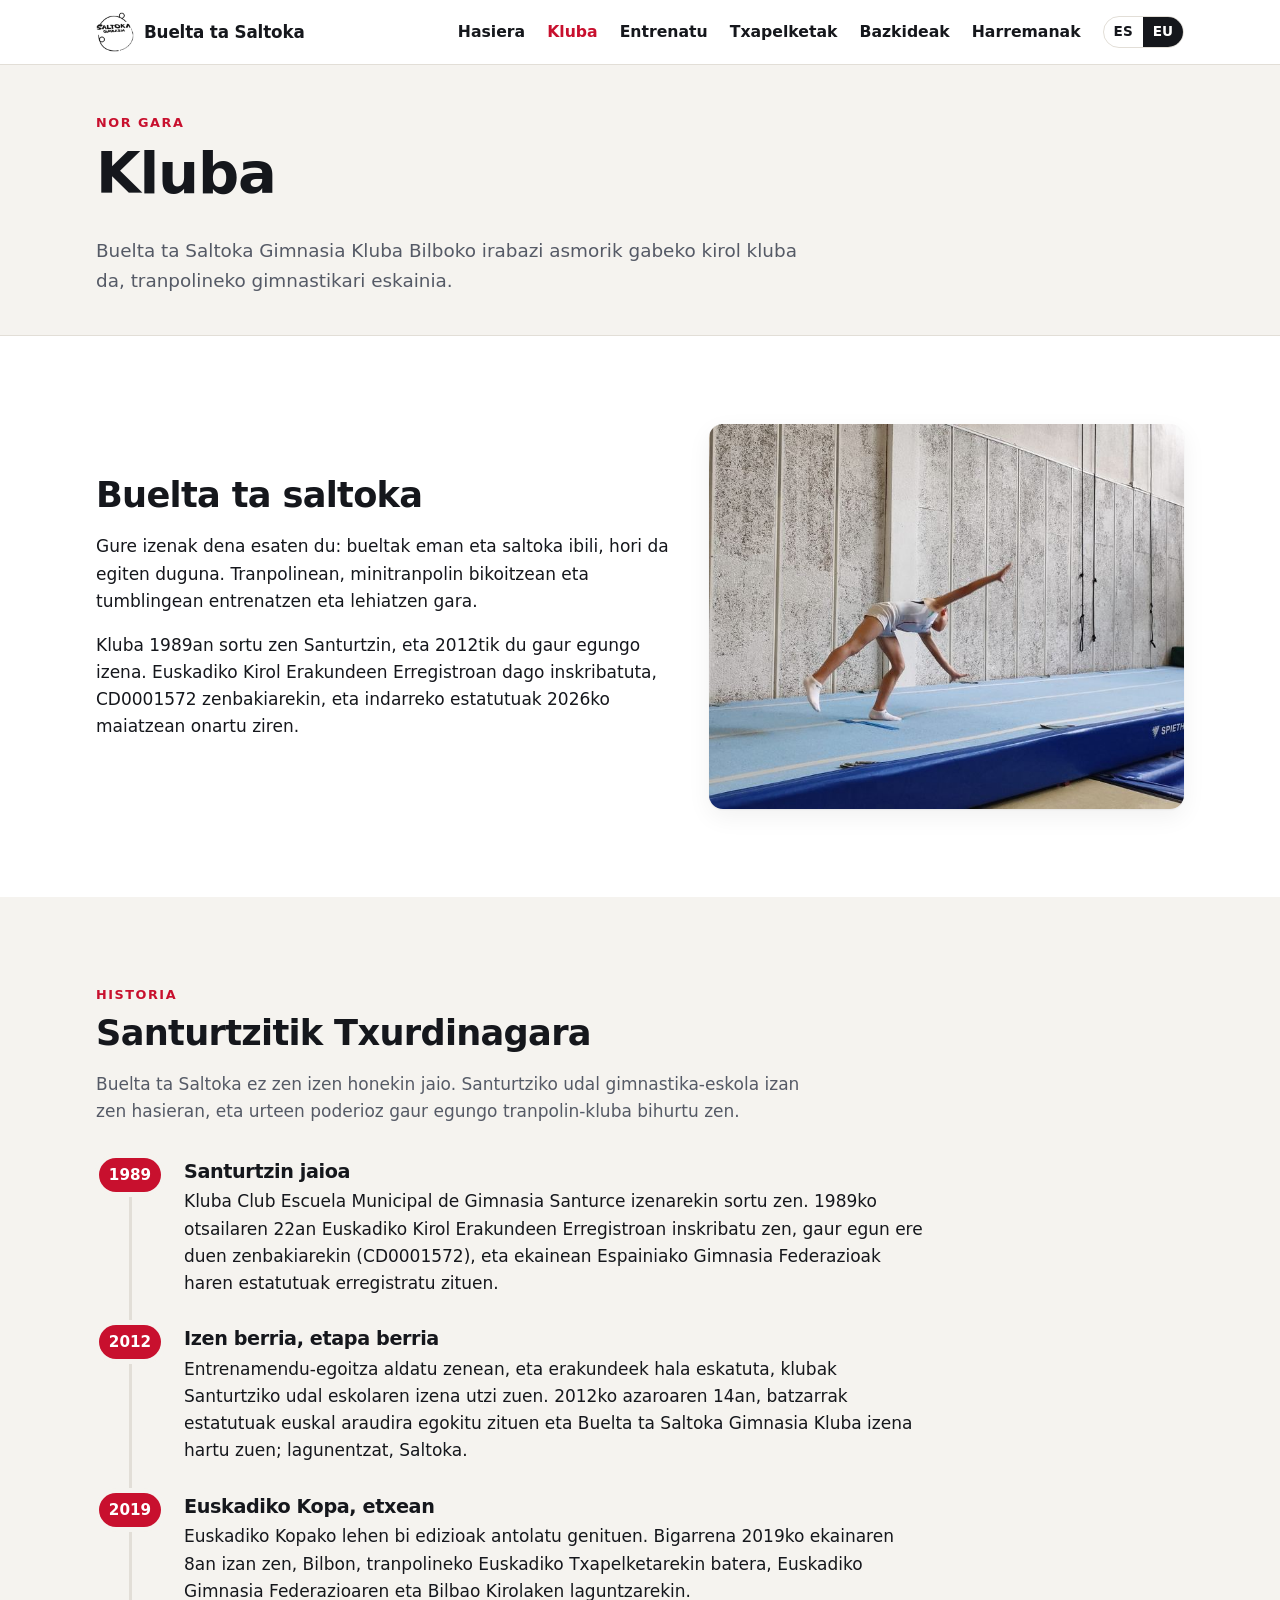
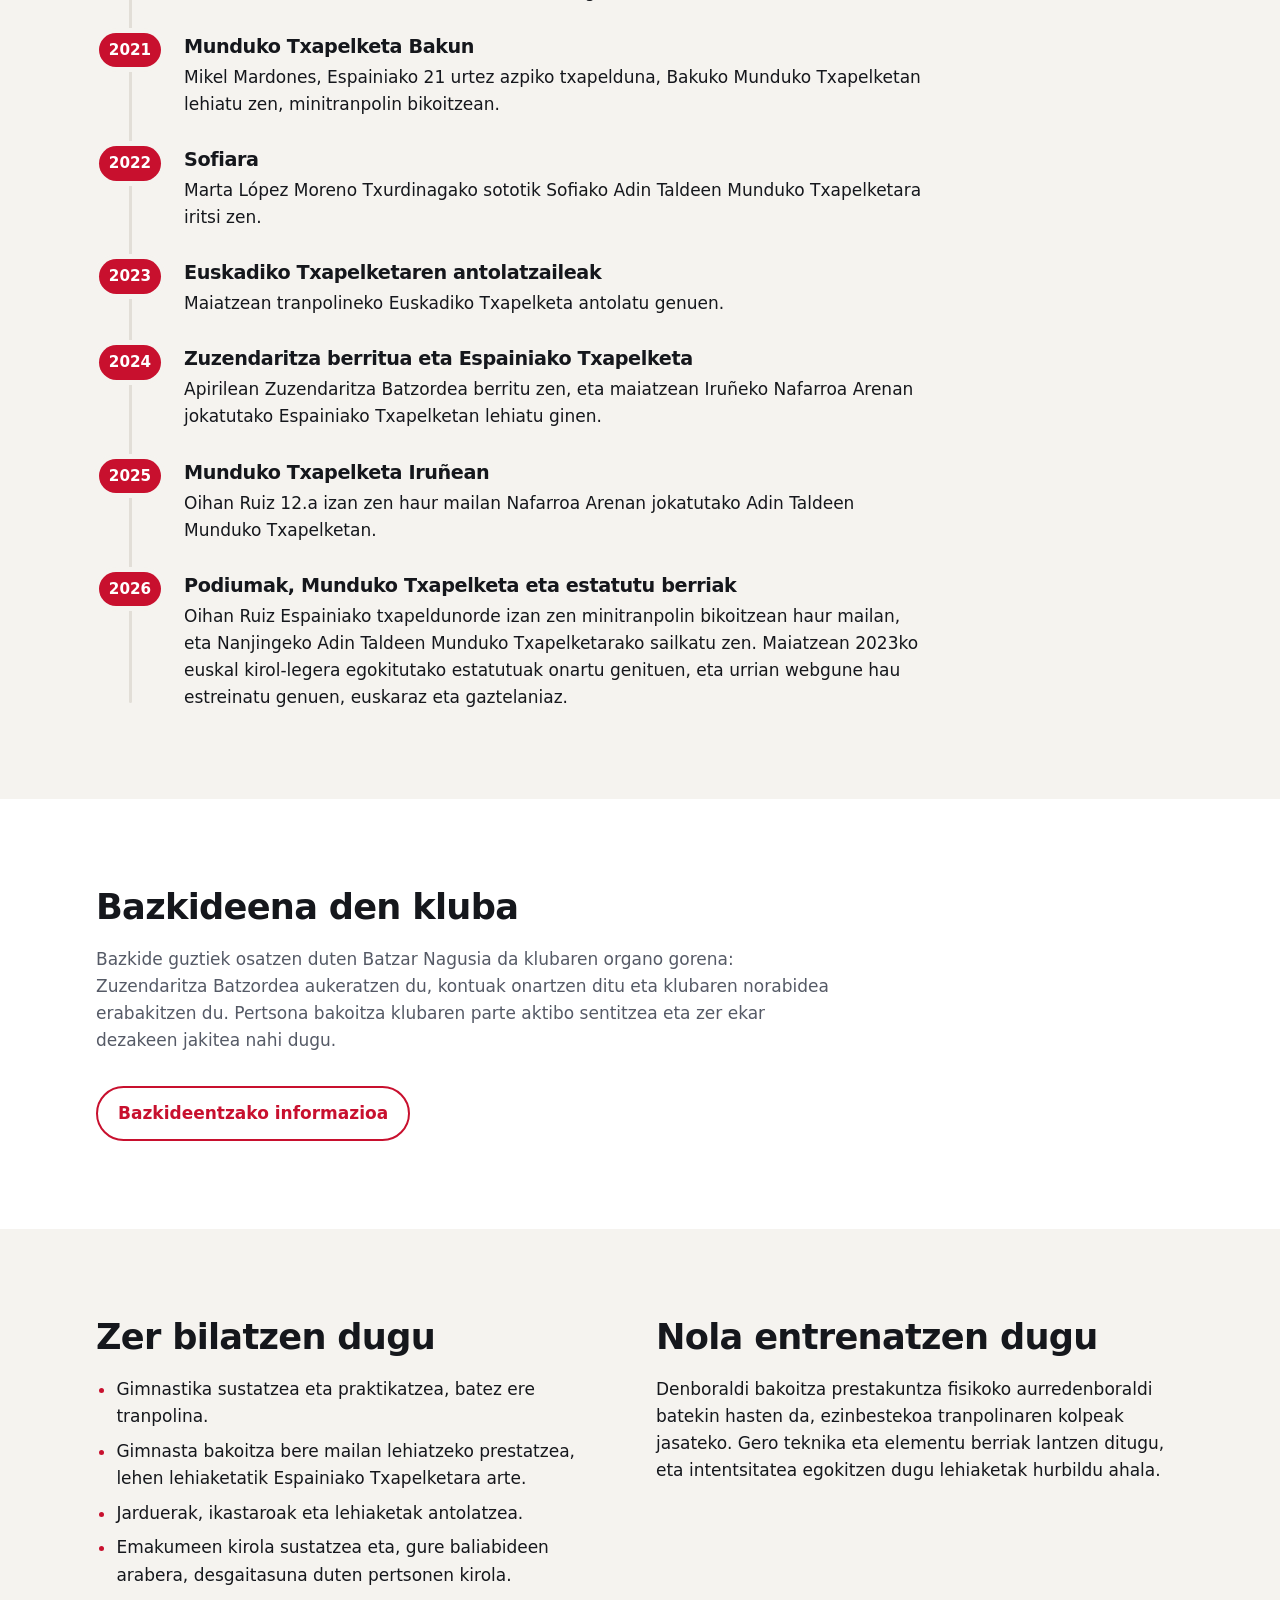
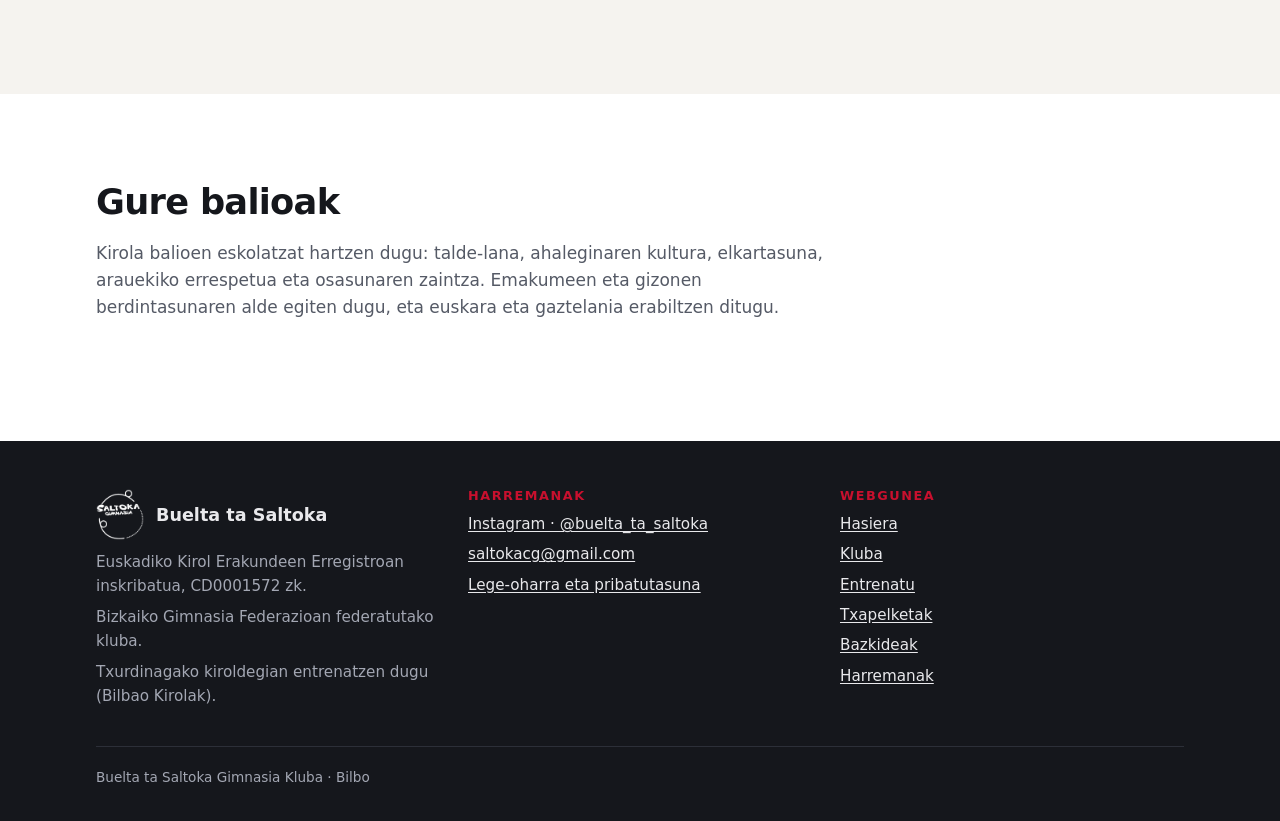
<file: eu/club.html>
<!DOCTYPE html>
<html lang="eu">
<head>
  <meta charset="utf-8">
  <meta name="viewport" content="width=device-width, initial-scale=1">
  <title>Kluba · Buelta ta Saltoka</title>
  <meta name="description" content="Nor gara eta gure historia: Santurtziko udal gimnastika-eskolatik (1989) Buelta ta Saltokara, Bilboko tranpolin-klubera.">
  <meta property="og:title" content="Kluba · Buelta ta Saltoka">
  <meta property="og:description" content="Nor gara eta gure historia: Santurtziko udal gimnastika-eskolatik (1989) Buelta ta Saltokara, Bilboko tranpolin-klubera.">
  <meta property="og:type" content="website">
  <meta property="og:locale" content="eu_ES">
  <meta name="theme-color" content="#c8102e">
  <link rel="icon" type="image/png" sizes="32x32" href="../img/favicon-32.png">
  <link rel="apple-touch-icon" href="../img/apple-touch-icon.png">
  <link rel="stylesheet" href="../css/estilos.css">
  <script src="../js/menu.js"></script>
</head>
<body>
  <a class="skip" href="#contenido">Joan edukira</a>
  <header class="site-header">
    <div class="wrap">
      <a class="brand" href="index.html">
        <picture>
          <source srcset="../img/logo-blanco-sm.png" media="(prefers-color-scheme: dark)">
          <img src="../img/logo-sm.png" alt="" width="38" height="40">
        </picture>
        <span>Buelta ta Saltoka</span>
      </a>
      <button class="nav-toggle" type="button" aria-expanded="false" aria-controls="menu">Menua</button>
      <nav class="site-nav" id="menu" aria-label="Nabigazio nagusia">
        <ul>
          <li><a href="index.html">Hasiera</a></li>
          <li><a href="club.html" aria-current="page">Kluba</a></li>
          <li><a href="entrena.html">Entrenatu</a></li>
          <li><a href="competiciones.html">Txapelketak</a></li>
          <li><a href="socios.html">Bazkideak</a></li>
          <li><a href="contacto.html">Harremanak</a></li>
        </ul>
        <div class="lang" role="group" aria-label="Hizkuntza">
          <a href="../club.html" hreflang="es" lang="es" title="Castellano">ES</a><span>EU</span>
        </div>
      </nav>
    </div>
  </header>

  <main id="contenido">
    <section class="page-head">
      <div class="wrap">
        <p class="eyebrow">Nor gara</p>
        <h1>Kluba</h1>
        <p class="lead">Buelta ta Saltoka Gimnasia Kluba Bilboko irabazi asmorik gabeko kirol kluba da, tranpolineko gimnastikari eskainia.</p>
      </div>
    </section>

    <section class="section">
      <div class="wrap split">
        <div>
          <h2>Buelta ta saltoka</h2>
          <p>Gure izenak dena esaten du: bueltak eman eta saltoka ibili, hori da egiten duguna. Tranpolinean, minitranpolin bikoitzean eta tumblingean entrenatzen eta lehiatzen gara.</p>
          <p>Kluba 1989an sortu zen Santurtzin, eta 2012tik du gaur egungo izena. Euskadiko Kirol Erakundeen Erregistroan dago inskribatuta, CD0001572 zenbakiarekin, eta indarreko estatutuak 2026ko maiatzean onartu ziren.</p>
        </div>
        <img src="../img/fotos/tumbling-2-sm.jpg" srcset="../img/fotos/tumbling-2-sm.jpg 700w, ../img/fotos/tumbling-2.jpg 1400w" sizes="(max-width: 860px) 100vw, 45vw" alt="Klubeko gimnasta bat tumbling pistan" loading="lazy" decoding="async">
      </div>
    </section>

    <section class="section alt" id="historia">
      <div class="wrap">
        <p class="eyebrow">Historia</p>
        <h2>Santurtzitik Txurdinagara</h2>
        <p class="section-intro">Buelta ta Saltoka ez zen izen honekin jaio. Santurtziko udal gimnastika-eskola izan zen hasieran, eta urteen poderioz gaur egungo tranpolin-kluba bihurtu zen.</p>
        <ol class="timeline">
          <li><span class="year">1989</span><div><h3>Santurtzin jaioa</h3><p>Kluba Club Escuela Municipal de Gimnasia Santurce izenarekin sortu zen. 1989ko otsailaren 22an Euskadiko Kirol Erakundeen Erregistroan inskribatu zen, gaur egun ere duen zenbakiarekin (CD0001572), eta ekainean Espainiako Gimnasia Federazioak haren estatutuak erregistratu zituen.</p></div></li>
          <li><span class="year">2012</span><div><h3>Izen berria, etapa berria</h3><p>Entrenamendu-egoitza aldatu zenean, eta erakundeek hala eskatuta, klubak Santurtziko udal eskolaren izena utzi zuen. 2012ko azaroaren 14an, batzarrak estatutuak euskal araudira egokitu zituen eta Buelta ta Saltoka Gimnasia Kluba izena hartu zuen; lagunentzat, Saltoka.</p></div></li>
          <li><span class="year">2019</span><div><h3>Euskadiko Kopa, etxean</h3><p>Euskadiko Kopako lehen bi edizioak antolatu genituen. Bigarrena 2019ko ekainaren 8an izan zen, Bilbon, tranpolineko Euskadiko Txapelketarekin batera, Euskadiko Gimnasia Federazioaren eta Bilbao Kirolaken laguntzarekin.</p></div></li>
          <li><span class="year">2021</span><div><h3>Munduko Txapelketa Bakun</h3><p>Mikel Mardones, Espainiako 21 urtez azpiko txapelduna, Bakuko Munduko Txapelketan lehiatu zen, minitranpolin bikoitzean.</p></div></li>
          <li><span class="year">2022</span><div><h3>Sofiara</h3><p>Marta López Moreno Txurdinagako sototik Sofiako Adin Taldeen Munduko Txapelketara iritsi zen.</p></div></li>
          <li><span class="year">2023</span><div><h3>Euskadiko Txapelketaren antolatzaileak</h3><p>Maiatzean tranpolineko Euskadiko Txapelketa antolatu genuen.</p></div></li>
          <li><span class="year">2024</span><div><h3>Zuzendaritza berritua eta Espainiako Txapelketa</h3><p>Apirilean Zuzendaritza Batzordea berritu zen, eta maiatzean Iruñeko Nafarroa Arenan jokatutako Espainiako Txapelketan lehiatu ginen.</p></div></li>
          <li><span class="year">2025</span><div><h3>Munduko Txapelketa Iruñean</h3><p>Oihan Ruiz 12.a izan zen haur mailan Nafarroa Arenan jokatutako Adin Taldeen Munduko Txapelketan.</p></div></li>
          <li><span class="year">2026</span><div><h3>Podiumak, Munduko Txapelketa eta estatutu berriak</h3><p>Oihan Ruiz Espainiako txapeldunorde izan zen minitranpolin bikoitzean haur mailan, eta Nanjingeko Adin Taldeen Munduko Txapelketarako sailkatu zen. Maiatzean 2023ko euskal kirol-legera egokitutako estatutuak onartu genituen, eta urrian webgune hau estreinatu genuen, euskaraz eta gaztelaniaz.</p></div></li>
        </ol>
      </div>
    </section>

    <section class="section">
      <div class="wrap">
        <h2>Bazkideena den kluba</h2>
        <p class="section-intro">Bazkide guztiek osatzen duten Batzar Nagusia da klubaren organo gorena: Zuzendaritza Batzordea aukeratzen du, kontuak onartzen ditu eta klubaren norabidea erabakitzen du. Pertsona bakoitza klubaren parte aktibo sentitzea eta zer ekar dezakeen jakitea nahi dugu.</p>
        <div class="actions"><a class="btn ghost" href="socios.html">Bazkideentzako informazioa</a></div>
      </div>
    </section>

    <section class="section alt">
      <div class="wrap grid two">
        <div>
          <h2>Zer bilatzen dugu</h2>
          <ul class="list">
            <li>Gimnastika sustatzea eta praktikatzea, batez ere tranpolina.</li>
            <li>Gimnasta bakoitza bere mailan lehiatzeko prestatzea, lehen lehiaketatik Espainiako Txapelketara arte.</li>
            <li>Jarduerak, ikastaroak eta lehiaketak antolatzea.</li>
            <li>Emakumeen kirola sustatzea eta, gure baliabideen arabera, desgaitasuna duten pertsonen kirola.</li>
          </ul>
        </div>
        <div>
          <h2>Nola entrenatzen dugu</h2>
          <p>Denboraldi bakoitza prestakuntza fisikoko aurredenboraldi batekin hasten da, ezinbestekoa tranpolinaren kolpeak jasateko. Gero teknika eta elementu berriak lantzen ditugu, eta intentsitatea egokitzen dugu lehiaketak hurbildu ahala.</p>
        </div>
      </div>
    </section>

    <section class="section">
      <div class="wrap">
        <h2>Gure balioak</h2>
        <p class="section-intro">Kirola balioen eskolatzat hartzen dugu: talde-lana, ahaleginaren kultura, elkartasuna, arauekiko errespetua eta osasunaren zaintza. Emakumeen eta gizonen berdintasunaren alde egiten dugu, eta euskara eta gaztelania erabiltzen ditugu.</p>
      </div>
    </section>
  </main>

  <footer class="site-footer">
    <div class="wrap">
      <div class="footer-grid">
        <div>
          <div class="footer-brand"><img src="../img/logo-blanco-sm.png" alt="" width="48" height="51"> Buelta ta Saltoka</div>
          <p>Euskadiko Kirol Erakundeen Erregistroan inskribatua, CD0001572 zk.</p>
          <p>Bizkaiko Gimnasia Federazioan federatutako kluba.</p>
          <p>Txurdinagako kiroldegian entrenatzen dugu (Bilbao Kirolak).</p>
        </div>
        <div>
          <h2 class="eyebrow">Harremanak</h2>
          <ul>
            <li><a href="https://www.instagram.com/buelta_ta_saltoka/" rel="noopener">Instagram · @buelta_ta_saltoka</a></li>
            <li><a href="mailto:saltokacg@gmail.com">saltokacg@gmail.com</a></li>
            <li><a href="contacto.html#aviso-legal">Lege-oharra eta pribatutasuna</a></li>
          </ul>
        </div>
        <div>
          <h2 class="eyebrow">Webgunea</h2>
          <ul>
            <li><a href="index.html">Hasiera</a></li>
            <li><a href="club.html">Kluba</a></li>
            <li><a href="entrena.html">Entrenatu</a></li>
            <li><a href="competiciones.html">Txapelketak</a></li>
            <li><a href="socios.html">Bazkideak</a></li>
            <li><a href="contacto.html">Harremanak</a></li>
          </ul>
        </div>
      </div>
      <div class="footer-bottom">Buelta ta Saltoka Gimnasia Kluba · Bilbo</div>
    </div>
  </footer>
</body>
</html>
</file>
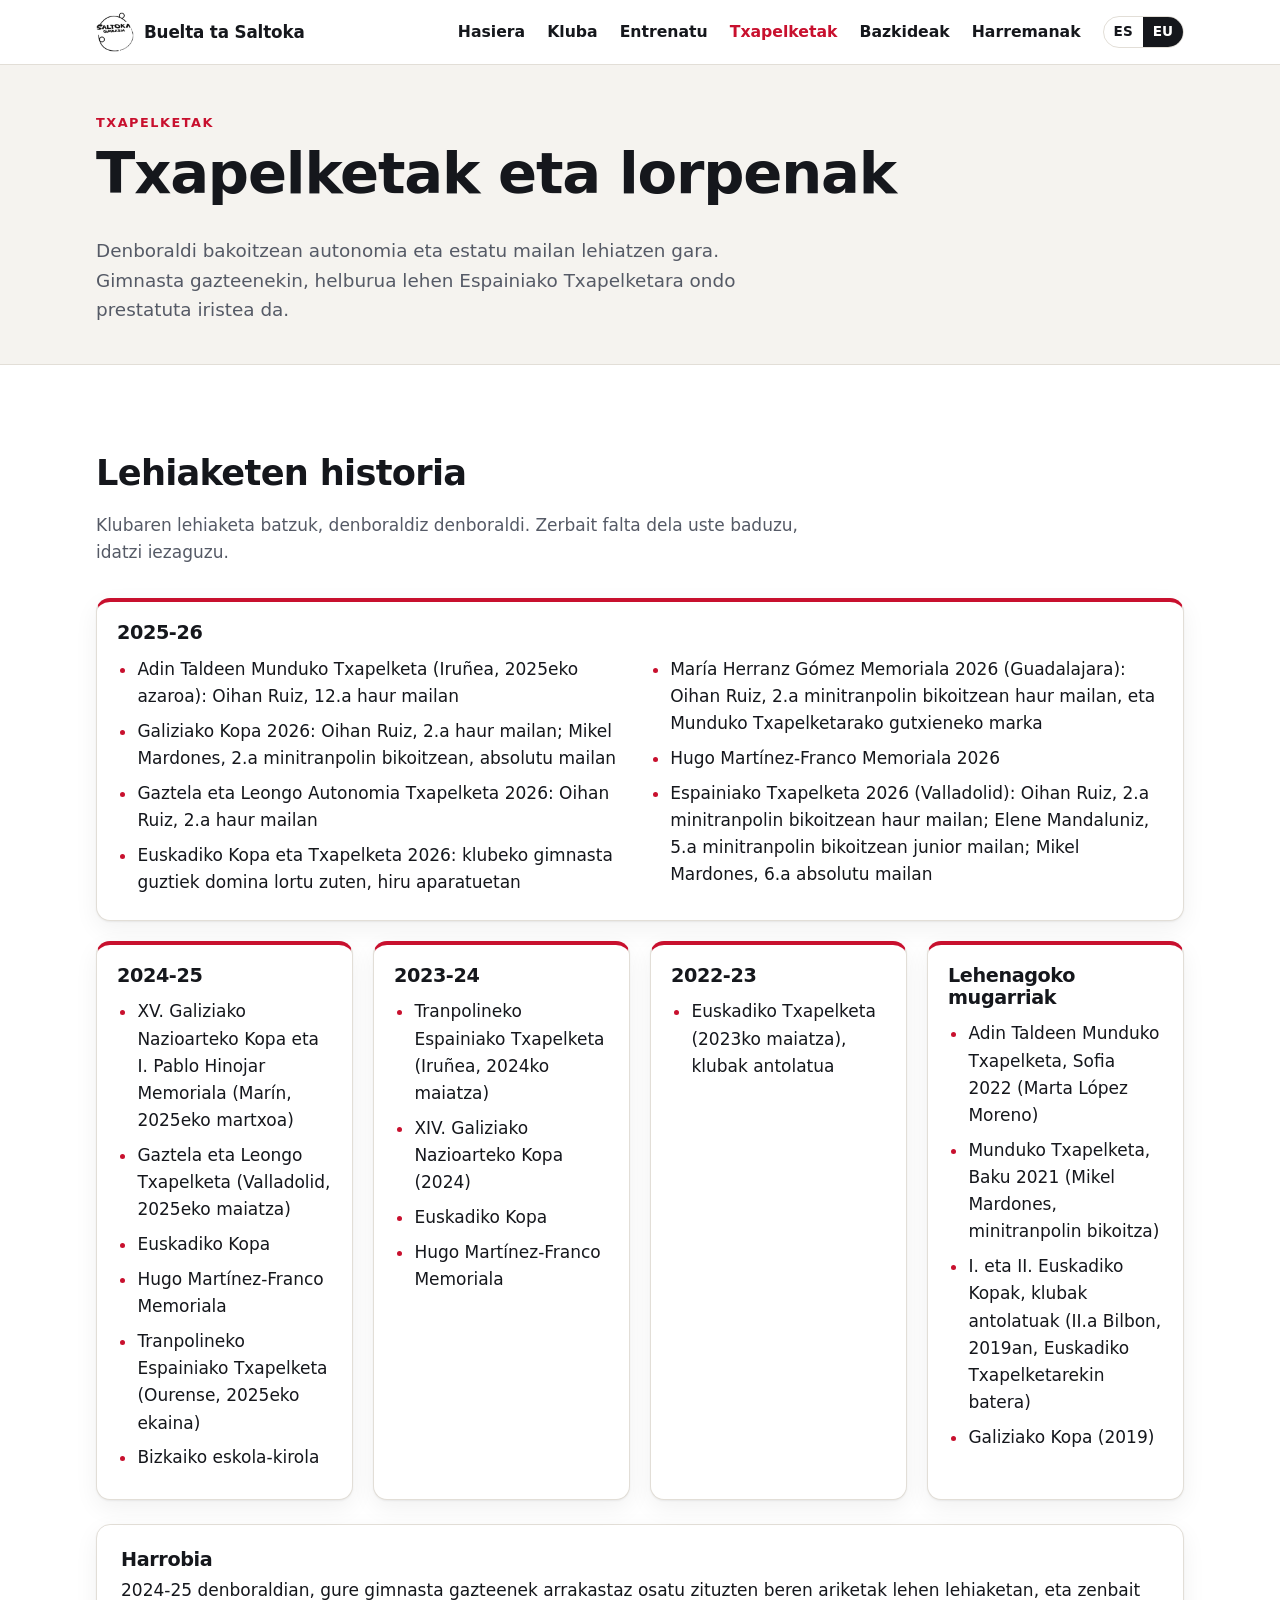
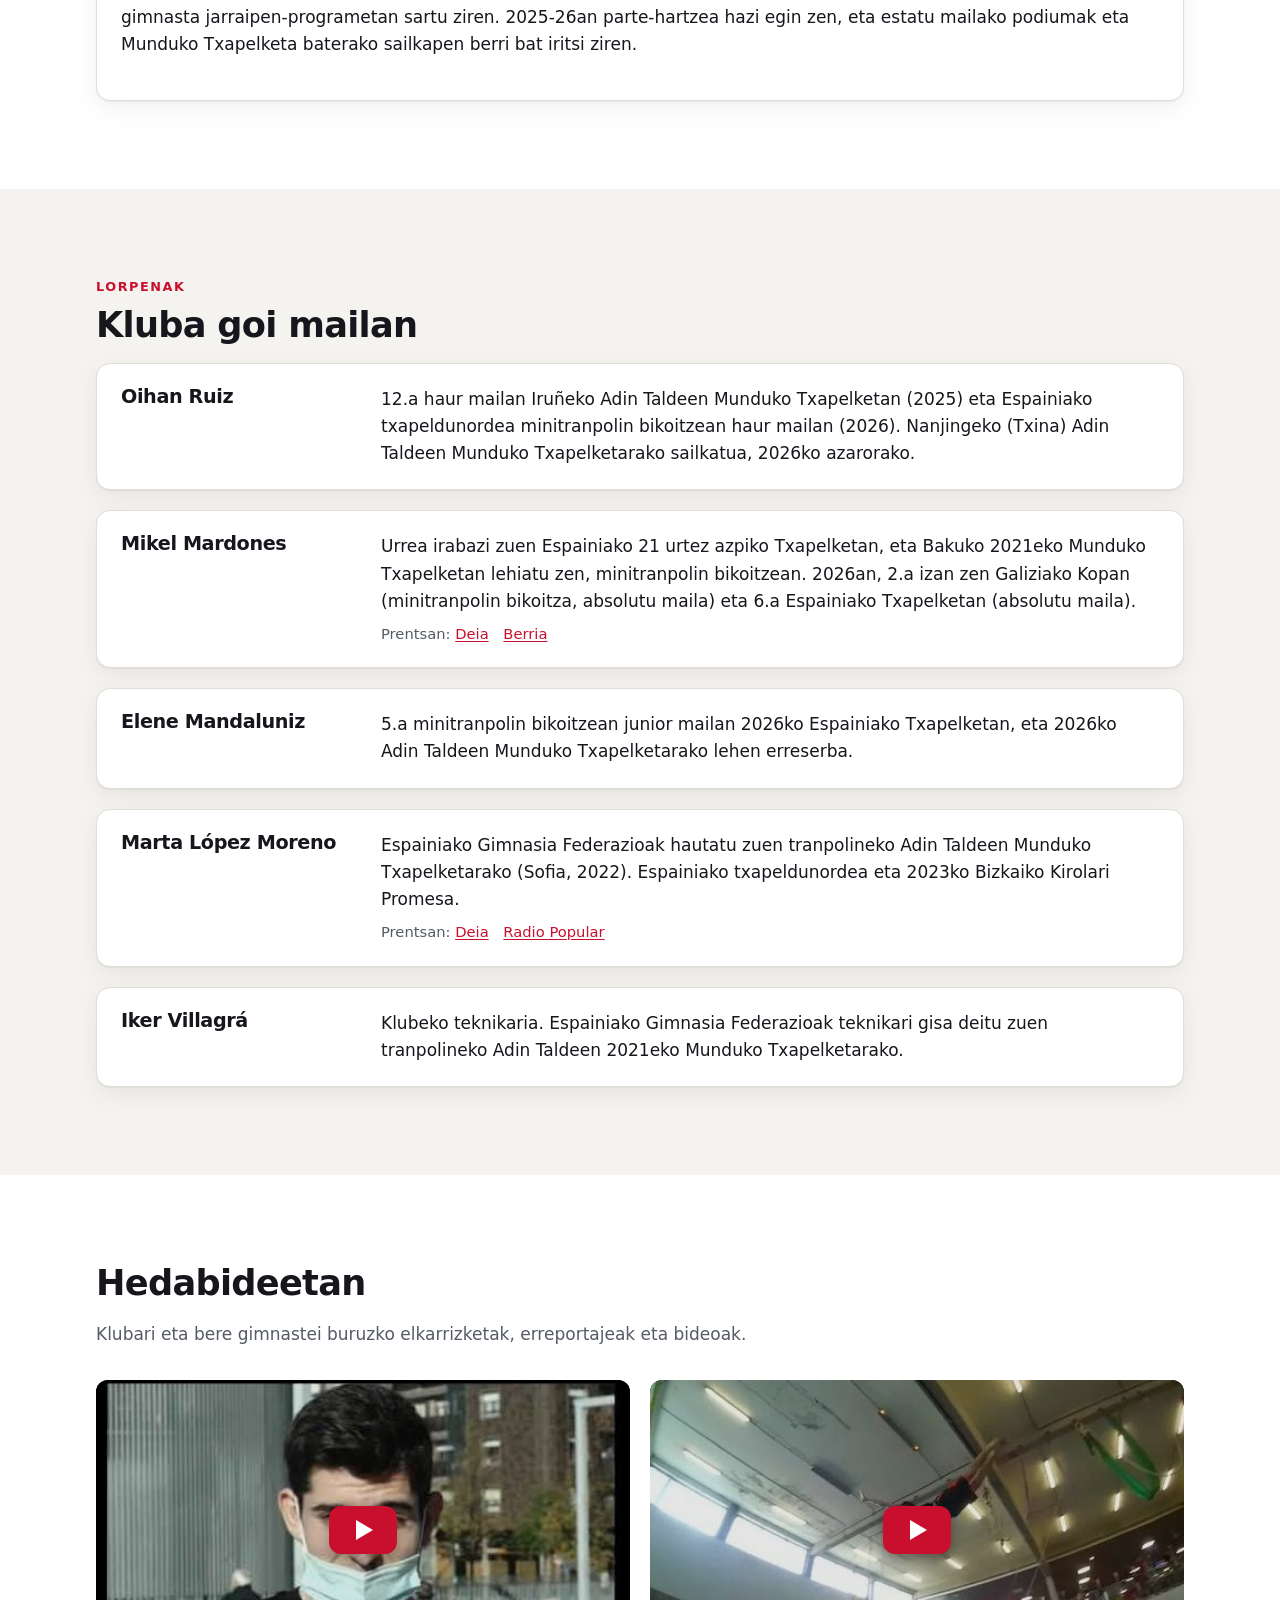
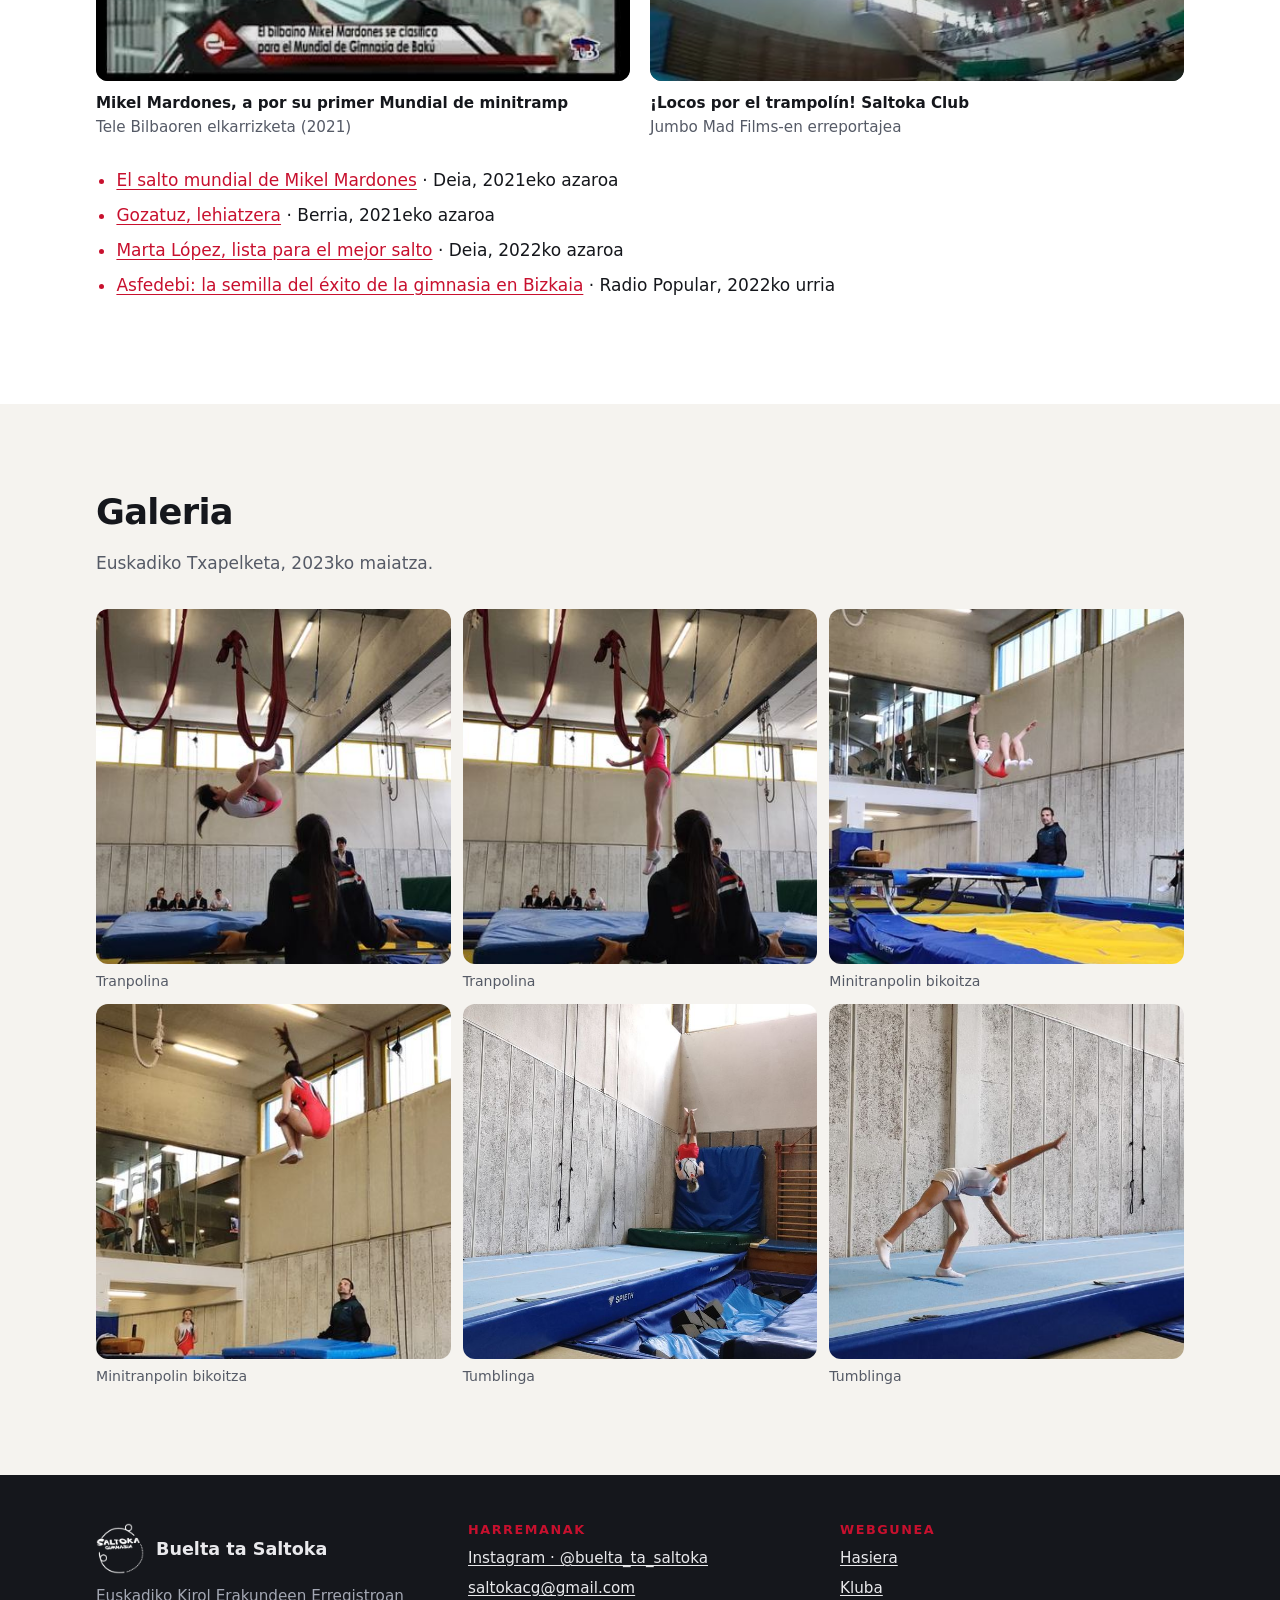
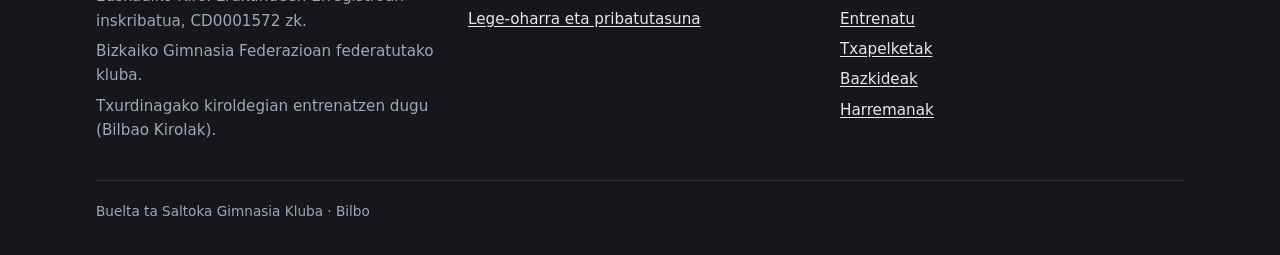
<file: eu/competiciones.html>
<!DOCTYPE html>
<html lang="eu">
<head>
  <meta charset="utf-8">
  <meta name="viewport" content="width=device-width, initial-scale=1">
  <title>Txapelketak eta lorpenak · Buelta ta Saltoka</title>
  <meta name="description" content="Buelta ta Saltokaren txapelketak eta gimnasten lorpenak tranpolinean, minitranpolin bikoitzean eta tumblingean.">
  <meta property="og:title" content="Txapelketak eta lorpenak · Buelta ta Saltoka">
  <meta property="og:description" content="Buelta ta Saltokaren txapelketak eta gimnasten lorpenak tranpolinean, minitranpolin bikoitzean eta tumblingean.">
  <meta property="og:type" content="website">
  <meta property="og:locale" content="eu_ES">
  <meta name="theme-color" content="#c8102e">
  <link rel="icon" type="image/png" sizes="32x32" href="../img/favicon-32.png">
  <link rel="apple-touch-icon" href="../img/apple-touch-icon.png">
  <link rel="stylesheet" href="../css/estilos.css">
  <script src="../js/menu.js"></script>
</head>
<body>
  <a class="skip" href="#contenido">Joan edukira</a>
  <header class="site-header">
    <div class="wrap">
      <a class="brand" href="index.html">
        <picture>
          <source srcset="../img/logo-blanco-sm.png" media="(prefers-color-scheme: dark)">
          <img src="../img/logo-sm.png" alt="" width="38" height="40">
        </picture>
        <span>Buelta ta Saltoka</span>
      </a>
      <button class="nav-toggle" type="button" aria-expanded="false" aria-controls="menu">Menua</button>
      <nav class="site-nav" id="menu" aria-label="Nabigazio nagusia">
        <ul>
          <li><a href="index.html">Hasiera</a></li>
          <li><a href="club.html">Kluba</a></li>
          <li><a href="entrena.html">Entrenatu</a></li>
          <li><a href="competiciones.html" aria-current="page">Txapelketak</a></li>
          <li><a href="socios.html">Bazkideak</a></li>
          <li><a href="contacto.html">Harremanak</a></li>
        </ul>
        <div class="lang" role="group" aria-label="Hizkuntza">
          <a href="../competiciones.html" hreflang="es" lang="es" title="Castellano">ES</a><span>EU</span>
        </div>
      </nav>
    </div>
  </header>

  <main id="contenido">
    <section class="page-head">
      <div class="wrap">
        <p class="eyebrow">Txapelketak</p>
        <h1>Txapelketak eta lorpenak</h1>
        <p class="lead">Denboraldi bakoitzean autonomia eta estatu mailan lehiatzen gara. Gimnasta gazteenekin, helburua lehen Espainiako Txapelketara ondo prestatuta iristea da.</p>
      </div>
    </section>

    <section class="section" id="historial">
      <div class="wrap">
        <h2>Lehiaketen historia</h2>
        <p class="section-intro">Klubaren lehiaketa batzuk, denboraldiz denboraldi. Zerbait falta dela uste baduzu, idatzi iezaguzu.</p>
        <div class="seasons">
          <article class="season destacada">
            <h3>2025-26</h3>
            <ul class="list">
              <li>Adin Taldeen Munduko Txapelketa (Iruñea, 2025eko azaroa): Oihan Ruiz, 12.a haur mailan</li>
              <li>Galiziako Kopa 2026: Oihan Ruiz, 2.a haur mailan; Mikel Mardones, 2.a minitranpolin bikoitzean, absolutu mailan</li>
              <li>Gaztela eta Leongo Autonomia Txapelketa 2026: Oihan Ruiz, 2.a haur mailan</li>
              <li>Euskadiko Kopa eta Txapelketa 2026: klubeko gimnasta guztiek domina lortu zuten, hiru aparatuetan</li>
              <li>María Herranz Gómez Memoriala 2026 (Guadalajara): Oihan Ruiz, 2.a minitranpolin bikoitzean haur mailan, eta Munduko Txapelketarako gutxieneko marka</li>
              <li>Hugo Martínez-Franco Memoriala 2026</li>
              <li>Espainiako Txapelketa 2026 (Valladolid): Oihan Ruiz, 2.a minitranpolin bikoitzean haur mailan; Elene Mandaluniz, 5.a minitranpolin bikoitzean junior mailan; Mikel Mardones, 6.a absolutu mailan</li>
            </ul>
          </article>
          <article class="season">
            <h3>2024-25</h3>
            <ul class="list">
              <li>XV. Galiziako Nazioarteko Kopa eta I. Pablo Hinojar Memoriala (Marín, 2025eko martxoa)</li>
              <li>Gaztela eta Leongo Txapelketa (Valladolid, 2025eko maiatza)</li>
              <li>Euskadiko Kopa</li>
              <li>Hugo Martínez-Franco Memoriala</li>
              <li>Tranpolineko Espainiako Txapelketa (Ourense, 2025eko ekaina)</li>
              <li>Bizkaiko eskola-kirola</li>
            </ul>
          </article>
          <article class="season">
            <h3>2023-24</h3>
            <ul class="list">
              <li>Tranpolineko Espainiako Txapelketa (Iruñea, 2024ko maiatza)</li>
              <li>XIV. Galiziako Nazioarteko Kopa (2024)</li>
              <li>Euskadiko Kopa</li>
              <li>Hugo Martínez-Franco Memoriala</li>
            </ul>
          </article>
          <article class="season">
            <h3>2022-23</h3>
            <ul class="list">
              <li>Euskadiko Txapelketa (2023ko maiatza), klubak antolatua</li>
            </ul>
          </article>
          <article class="season">
            <h3>Lehenagoko mugarriak</h3>
            <ul class="list">
              <li>Adin Taldeen Munduko Txapelketa, Sofia 2022 (Marta López Moreno)</li>
              <li>Munduko Txapelketa, Baku 2021 (Mikel Mardones, minitranpolin bikoitza)</li>
              <li>I. eta II. Euskadiko Kopak, klubak antolatuak (II.a Bilbon, 2019an, Euskadiko Txapelketarekin batera)</li>
              <li>Galiziako Kopa (2019)</li>
            </ul>
          </article>
        </div>
        <div class="info" style="margin-top:24px">
          <h3>Harrobia</h3>
          <p>2024-25 denboraldian, gure gimnasta gazteenek arrakastaz osatu zituzten beren ariketak lehen lehiaketan, eta zenbait gimnasta jarraipen-programetan sartu ziren. 2025-26an parte-hartzea hazi egin zen, eta estatu mailako podiumak eta Munduko Txapelketa baterako sailkapen berri bat iritsi ziren.</p>
        </div>
      </div>
    </section>

    <section class="section alt">
      <div class="wrap">
        <p class="eyebrow">Lorpenak</p>
        <h2>Kluba goi mailan</h2>
        <div class="achievements">
          <article class="card achievement">
            <h3>Oihan Ruiz</h3>
            <div>
              <p>12.a haur mailan Iruñeko Adin Taldeen Munduko Txapelketan (2025) eta Espainiako txapeldunordea minitranpolin bikoitzean haur mailan (2026). Nanjingeko (Txina) Adin Taldeen Munduko Txapelketarako sailkatua, 2026ko azarorako.</p>
            </div>
          </article>
          <article class="card achievement">
            <h3>Mikel Mardones</h3>
            <div>
              <p>Urrea irabazi zuen Espainiako 21 urtez azpiko Txapelketan, eta Bakuko 2021eko Munduko Txapelketan lehiatu zen, minitranpolin bikoitzean. 2026an, 2.a izan zen Galiziako Kopan (minitranpolin bikoitza, absolutu maila) eta 6.a Espainiako Txapelketan (absolutu maila).</p>
              <p class="press">Prentsan:
                <a href="https://www.deia.eus/deportes/2021/11/18/salto-mundial-mikel-mardones-1922259.html" rel="noopener">Deia</a>
                <a href="https://www.berria.eus/kirola/gozatuz-lehiatzera_1304804_102.html" rel="noopener">Berria</a>
              </p>
            </div>
          </article>
          <article class="card achievement">
            <h3>Elene Mandaluniz</h3>
            <div>
              <p>5.a minitranpolin bikoitzean junior mailan 2026ko Espainiako Txapelketan, eta 2026ko Adin Taldeen Munduko Txapelketarako lehen erreserba.</p>
            </div>
          </article>
          <article class="card achievement">
            <h3>Marta López Moreno</h3>
            <div>
              <p>Espainiako Gimnasia Federazioak hautatu zuen tranpolineko Adin Taldeen Munduko Txapelketarako (Sofia, 2022). Espainiako txapeldunordea eta 2023ko Bizkaiko Kirolari Promesa.</p>
              <p class="press">Prentsan:
                <a href="https://www.deia.eus/bizkaia/2022/11/20/marta-lopez-lista-mejor-salto-6244948.html" rel="noopener">Deia</a>
                <a href="https://radiopopular.com/podcast/asfedebi-la-semilla-del-exito-de-la-gimnasia-en-bizkaia/" rel="noopener">Radio Popular</a>
              </p>
            </div>
          </article>
          <article class="card achievement">
            <h3>Iker Villagrá</h3>
            <div>
              <p>Klubeko teknikaria. Espainiako Gimnasia Federazioak teknikari gisa deitu zuen tranpolineko Adin Taldeen 2021eko Munduko Txapelketarako.</p>
            </div>
          </article>
        </div>
      </div>
    </section>

    <section class="section" id="medios">
      <div class="wrap">
        <h2>Hedabideetan</h2>
        <p class="section-intro">Klubari eta bere gimnastei buruzko elkarrizketak, erreportajeak eta bideoak.</p>
        <div class="videos">
          <figure class="video">
            <a class="video-play" href="https://www.youtube.com/watch?v=vDvZ6444Dgc" data-video="vDvZ6444Dgc" aria-label="Ikusi bideoa: Mikel Mardones, a por su primer Mundial de minitramp" rel="noopener">
              <img src="../img/videos/vDvZ6444Dgc.jpg" alt="" width="480" height="270" loading="lazy">
              <span class="play" aria-hidden="true"></span>
            </a>
            <figcaption><strong>Mikel Mardones, a por su primer Mundial de minitramp</strong><br>Tele Bilbaoren elkarrizketa (2021)</figcaption>
          </figure>
          <figure class="video">
            <a class="video-play" href="https://www.youtube.com/watch?v=ohxejewpbhQ" data-video="ohxejewpbhQ" aria-label="Ikusi bideoa: ¡Locos por el trampolín! Saltoka Club" rel="noopener">
              <img src="../img/videos/ohxejewpbhQ.jpg" alt="" width="480" height="270" loading="lazy">
              <span class="play" aria-hidden="true"></span>
            </a>
            <figcaption><strong>¡Locos por el trampolín! Saltoka Club</strong><br>Jumbo Mad Films-en erreportajea</figcaption>
          </figure>
        </div>
        <ul class="list">
          <li><a href="https://www.deia.eus/deportes/2021/11/18/salto-mundial-mikel-mardones-1922259.html" rel="noopener">El salto mundial de Mikel Mardones</a> · Deia, 2021eko azaroa</li>
          <li><a href="https://www.berria.eus/kirola/gozatuz-lehiatzera_1304804_102.html" rel="noopener">Gozatuz, lehiatzera</a> · Berria, 2021eko azaroa</li>
          <li><a href="https://www.deia.eus/bizkaia/2022/11/20/marta-lopez-lista-mejor-salto-6244948.html" rel="noopener">Marta López, lista para el mejor salto</a> · Deia, 2022ko azaroa</li>
          <li><a href="https://radiopopular.com/podcast/asfedebi-la-semilla-del-exito-de-la-gimnasia-en-bizkaia/" rel="noopener">Asfedebi: la semilla del éxito de la gimnasia en Bizkaia</a> · Radio Popular, 2022ko urria</li>
        </ul>
      </div>
    </section>

    <section class="section alt">
      <div class="wrap">
        <h2>Galeria</h2>
        <p class="section-intro">Euskadiko Txapelketa, 2023ko maiatza.</p>
        <div class="gallery">
          <figure><a href="../img/fotos/trampolin-1.jpg"><img src="../img/fotos/trampolin-1-sm.jpg" srcset="../img/fotos/trampolin-1-sm.jpg 700w, ../img/fotos/trampolin-1.jpg 1400w" sizes="(max-width: 700px) 100vw, 33vw" alt="Klubeko gimnasta bat airean, ohe elastikoaren gainean" loading="lazy" decoding="async"></a><figcaption>Tranpolina</figcaption></figure>
          <figure><a href="../img/fotos/trampolin-2.jpg"><img src="../img/fotos/trampolin-2-sm.jpg" srcset="../img/fotos/trampolin-2-sm.jpg 700w, ../img/fotos/trampolin-2.jpg 1400w" sizes="(max-width: 700px) 100vw, 33vw" alt="Klubeko gimnasta bat ohe elastikoan jauzi egiten" loading="lazy" decoding="async"></a><figcaption>Tranpolina</figcaption></figure>
          <figure><a href="../img/fotos/dmt-1.jpg"><img src="../img/fotos/dmt-1-sm.jpg" srcset="../img/fotos/dmt-1-sm.jpg 700w, ../img/fotos/dmt-1.jpg 1400w" sizes="(max-width: 700px) 100vw, 33vw" alt="Klubeko gimnasta bat jauzi betean minitranpolin bikoitzean" loading="lazy" decoding="async"></a><figcaption>Minitranpolin bikoitza</figcaption></figure>
          <figure><a href="../img/fotos/dmt-2.jpg"><img src="../img/fotos/dmt-2-sm.jpg" srcset="../img/fotos/dmt-2-sm.jpg 700w, ../img/fotos/dmt-2.jpg 1400w" sizes="(max-width: 700px) 100vw, 33vw" alt="Klubeko gimnasta bat itzulipurdi bat egiten minitranpolin bikoitzean" loading="lazy" decoding="async"></a><figcaption>Minitranpolin bikoitza</figcaption></figure>
          <figure><a href="../img/fotos/tumbling-1.jpg"><img src="../img/fotos/tumbling-1-sm.jpg" srcset="../img/fotos/tumbling-1-sm.jpg 700w, ../img/fotos/tumbling-1.jpg 1400w" sizes="(max-width: 700px) 100vw, 33vw" alt="Klubeko gimnasta bat itzulipurdi bat egiten fosoan" loading="lazy" decoding="async"></a><figcaption>Tumblinga</figcaption></figure>
          <figure><a href="../img/fotos/tumbling-2.jpg"><img src="../img/fotos/tumbling-2-sm.jpg" srcset="../img/fotos/tumbling-2-sm.jpg 700w, ../img/fotos/tumbling-2.jpg 1400w" sizes="(max-width: 700px) 100vw, 33vw" alt="Klubeko gimnasta bat tumbling pistan" loading="lazy" decoding="async"></a><figcaption>Tumblinga</figcaption></figure>
        </div>
      </div>
    </section>
  </main>

  <footer class="site-footer">
    <div class="wrap">
      <div class="footer-grid">
        <div>
          <div class="footer-brand"><img src="../img/logo-blanco-sm.png" alt="" width="48" height="51"> Buelta ta Saltoka</div>
          <p>Euskadiko Kirol Erakundeen Erregistroan inskribatua, CD0001572 zk.</p>
          <p>Bizkaiko Gimnasia Federazioan federatutako kluba.</p>
          <p>Txurdinagako kiroldegian entrenatzen dugu (Bilbao Kirolak).</p>
        </div>
        <div>
          <h2 class="eyebrow">Harremanak</h2>
          <ul>
            <li><a href="https://www.instagram.com/buelta_ta_saltoka/" rel="noopener">Instagram · @buelta_ta_saltoka</a></li>
            <li><a href="mailto:saltokacg@gmail.com">saltokacg@gmail.com</a></li>
            <li><a href="contacto.html#aviso-legal">Lege-oharra eta pribatutasuna</a></li>
          </ul>
        </div>
        <div>
          <h2 class="eyebrow">Webgunea</h2>
          <ul>
            <li><a href="index.html">Hasiera</a></li>
            <li><a href="club.html">Kluba</a></li>
            <li><a href="entrena.html">Entrenatu</a></li>
            <li><a href="competiciones.html">Txapelketak</a></li>
            <li><a href="socios.html">Bazkideak</a></li>
            <li><a href="contacto.html">Harremanak</a></li>
          </ul>
        </div>
      </div>
      <div class="footer-bottom">Buelta ta Saltoka Gimnasia Kluba · Bilbo</div>
    </div>
  </footer>
</body>
</html>
</file>
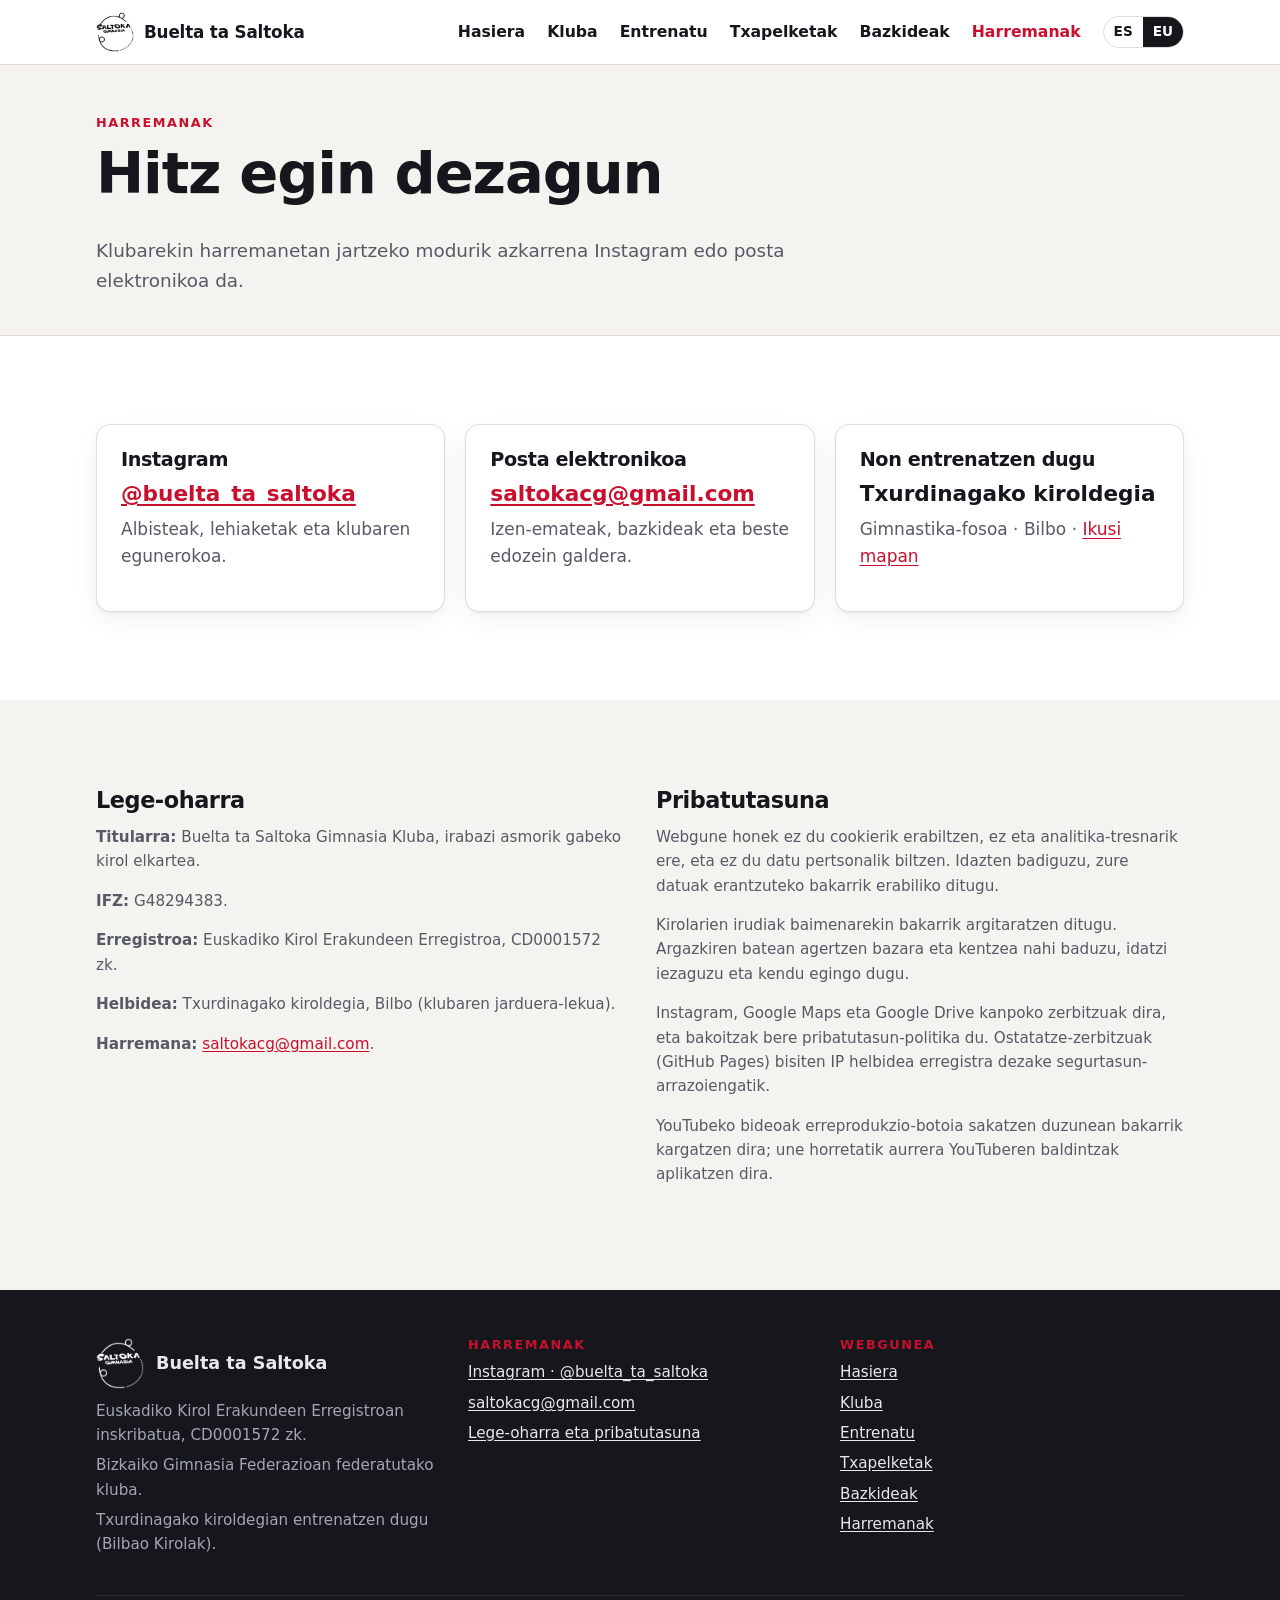
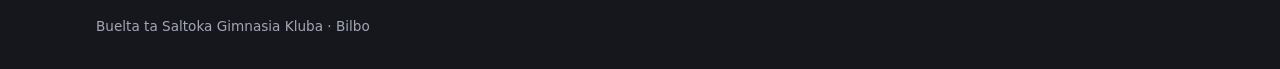
<file: eu/contacto.html>
<!DOCTYPE html>
<html lang="eu">
<head>
  <meta charset="utf-8">
  <meta name="viewport" content="width=device-width, initial-scale=1">
  <title>Harremanetarako · Buelta ta Saltoka</title>
  <meta name="description" content="Buelta ta Saltokarekin harremanetan jartzeko: Instagram, posta elektronikoa eta entrenamendu-lekua Txurdinagako kiroldegian (Bilbo).">
  <meta property="og:title" content="Harremanetarako · Buelta ta Saltoka">
  <meta property="og:description" content="Buelta ta Saltokarekin harremanetan jartzeko: Instagram, posta elektronikoa eta entrenamendu-lekua Txurdinagako kiroldegian (Bilbo).">
  <meta property="og:type" content="website">
  <meta property="og:locale" content="eu_ES">
  <meta name="theme-color" content="#c8102e">
  <link rel="icon" type="image/png" sizes="32x32" href="../img/favicon-32.png">
  <link rel="apple-touch-icon" href="../img/apple-touch-icon.png">
  <link rel="stylesheet" href="../css/estilos.css">
  <script src="../js/menu.js"></script>
</head>
<body>
  <a class="skip" href="#contenido">Joan edukira</a>
  <header class="site-header">
    <div class="wrap">
      <a class="brand" href="index.html">
        <picture>
          <source srcset="../img/logo-blanco-sm.png" media="(prefers-color-scheme: dark)">
          <img src="../img/logo-sm.png" alt="" width="38" height="40">
        </picture>
        <span>Buelta ta Saltoka</span>
      </a>
      <button class="nav-toggle" type="button" aria-expanded="false" aria-controls="menu">Menua</button>
      <nav class="site-nav" id="menu" aria-label="Nabigazio nagusia">
        <ul>
          <li><a href="index.html">Hasiera</a></li>
          <li><a href="club.html">Kluba</a></li>
          <li><a href="entrena.html">Entrenatu</a></li>
          <li><a href="competiciones.html">Txapelketak</a></li>
          <li><a href="socios.html">Bazkideak</a></li>
          <li><a href="contacto.html" aria-current="page">Harremanak</a></li>
        </ul>
        <div class="lang" role="group" aria-label="Hizkuntza">
          <a href="../contacto.html" hreflang="es" lang="es" title="Castellano">ES</a><span>EU</span>
        </div>
      </nav>
    </div>
  </header>

  <main id="contenido">
    <section class="page-head">
      <div class="wrap">
        <p class="eyebrow">Harremanak</p>
        <h1>Hitz egin dezagun</h1>
        <p class="lead">Klubarekin harremanetan jartzeko modurik azkarrena Instagram edo posta elektronikoa da.</p>
      </div>
    </section>

    <section class="section">
      <div class="wrap grid">
        <div class="info">
          <h3>Instagram</h3>
          <p class="big"><a href="https://www.instagram.com/buelta_ta_saltoka/" rel="noopener">@buelta_ta_saltoka</a></p>
          <p class="muted">Albisteak, lehiaketak eta klubaren egunerokoa.</p>
        </div>
        <div class="info">
          <h3>Posta elektronikoa</h3>
          <p class="big"><a href="mailto:saltokacg@gmail.com">saltokacg@gmail.com</a></p>
          <p class="muted">Izen-emateak, bazkideak eta beste edozein galdera.</p>
        </div>
        <div class="info">
          <h3>Non entrenatzen dugu</h3>
          <p class="big">Txurdinagako kiroldegia</p>
          <p class="muted">Gimnastika-fosoa · Bilbo · <a href="https://www.google.com/maps/search/?api=1&query=Polideportivo%20Txurdinaga%20Bilbao" rel="noopener">Ikusi mapan</a></p>
        </div>
      </div>
    </section>

    <section class="section alt legal" id="aviso-legal">
      <div class="wrap grid two">
        <div>
          <h2>Lege-oharra</h2>
          <p><strong>Titularra:</strong> Buelta ta Saltoka Gimnasia Kluba, irabazi asmorik gabeko kirol elkartea.</p>
          <p><strong>IFZ:</strong> G48294383.</p>
          <p><strong>Erregistroa:</strong> Euskadiko Kirol Erakundeen Erregistroa, CD0001572 zk.</p>
          <p><strong>Helbidea:</strong> Txurdinagako kiroldegia, Bilbo (klubaren jarduera-lekua).</p>
          <p><strong>Harremana:</strong> <a href="mailto:saltokacg@gmail.com">saltokacg@gmail.com</a>.</p>
        </div>
        <div>
          <h2>Pribatutasuna</h2>
          <p>Webgune honek ez du cookierik erabiltzen, ez eta analitika-tresnarik ere, eta ez du datu pertsonalik biltzen. Idazten badiguzu, zure datuak erantzuteko bakarrik erabiliko ditugu.</p>
          <p>Kirolarien irudiak baimenarekin bakarrik argitaratzen ditugu. Argazkiren batean agertzen bazara eta kentzea nahi baduzu, idatzi iezaguzu eta kendu egingo dugu.</p>
          <p>Instagram, Google Maps eta Google Drive kanpoko zerbitzuak dira, eta bakoitzak bere pribatutasun-politika du. Ostatatze-zerbitzuak (GitHub Pages) bisiten IP helbidea erregistra dezake segurtasun-arrazoiengatik.</p>
          <p>YouTubeko bideoak erreprodukzio-botoia sakatzen duzunean bakarrik kargatzen dira; une horretatik aurrera YouTuberen baldintzak aplikatzen dira.</p>
        </div>
      </div>
    </section>
  </main>

  <footer class="site-footer">
    <div class="wrap">
      <div class="footer-grid">
        <div>
          <div class="footer-brand"><img src="../img/logo-blanco-sm.png" alt="" width="48" height="51"> Buelta ta Saltoka</div>
          <p>Euskadiko Kirol Erakundeen Erregistroan inskribatua, CD0001572 zk.</p>
          <p>Bizkaiko Gimnasia Federazioan federatutako kluba.</p>
          <p>Txurdinagako kiroldegian entrenatzen dugu (Bilbao Kirolak).</p>
        </div>
        <div>
          <h2 class="eyebrow">Harremanak</h2>
          <ul>
            <li><a href="https://www.instagram.com/buelta_ta_saltoka/" rel="noopener">Instagram · @buelta_ta_saltoka</a></li>
            <li><a href="mailto:saltokacg@gmail.com">saltokacg@gmail.com</a></li>
            <li><a href="contacto.html#aviso-legal">Lege-oharra eta pribatutasuna</a></li>
          </ul>
        </div>
        <div>
          <h2 class="eyebrow">Webgunea</h2>
          <ul>
            <li><a href="index.html">Hasiera</a></li>
            <li><a href="club.html">Kluba</a></li>
            <li><a href="entrena.html">Entrenatu</a></li>
            <li><a href="competiciones.html">Txapelketak</a></li>
            <li><a href="socios.html">Bazkideak</a></li>
            <li><a href="contacto.html">Harremanak</a></li>
          </ul>
        </div>
      </div>
      <div class="footer-bottom">Buelta ta Saltoka Gimnasia Kluba · Bilbo</div>
    </div>
  </footer>
</body>
</html>
</file>
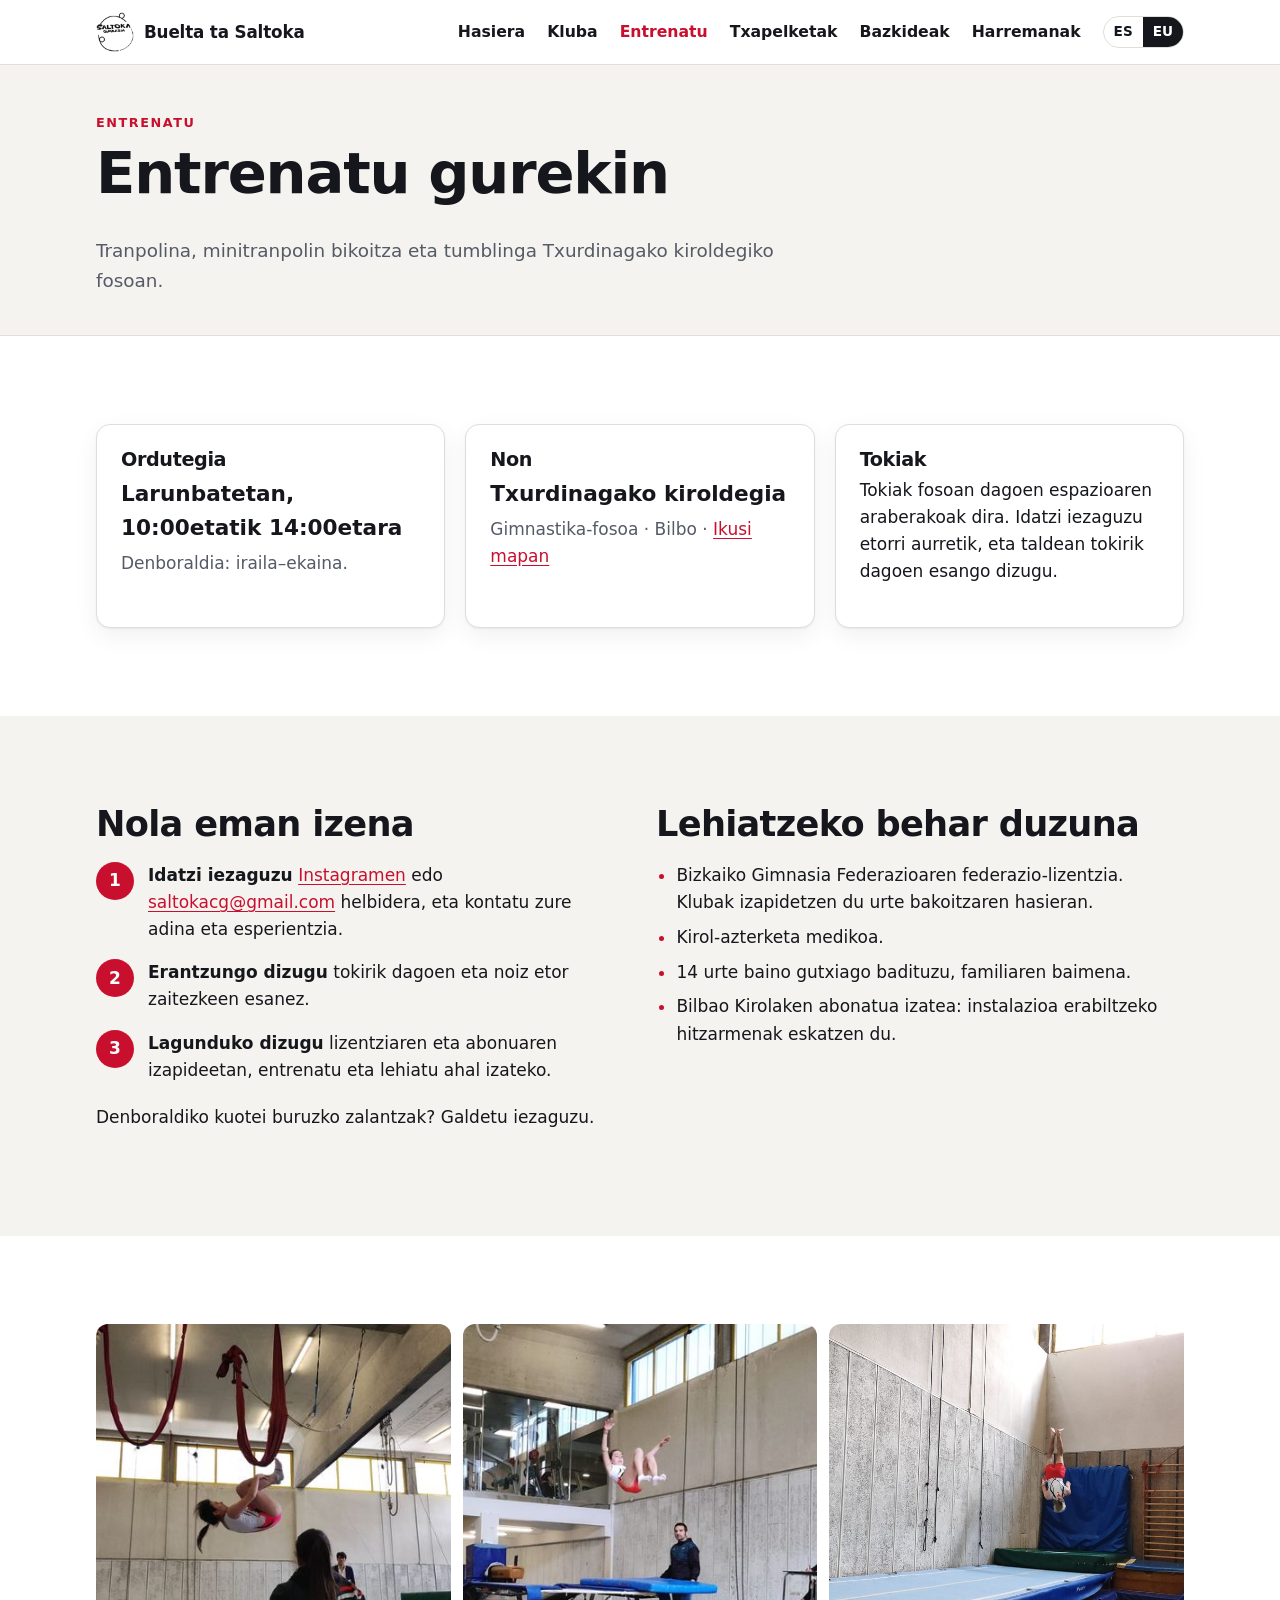
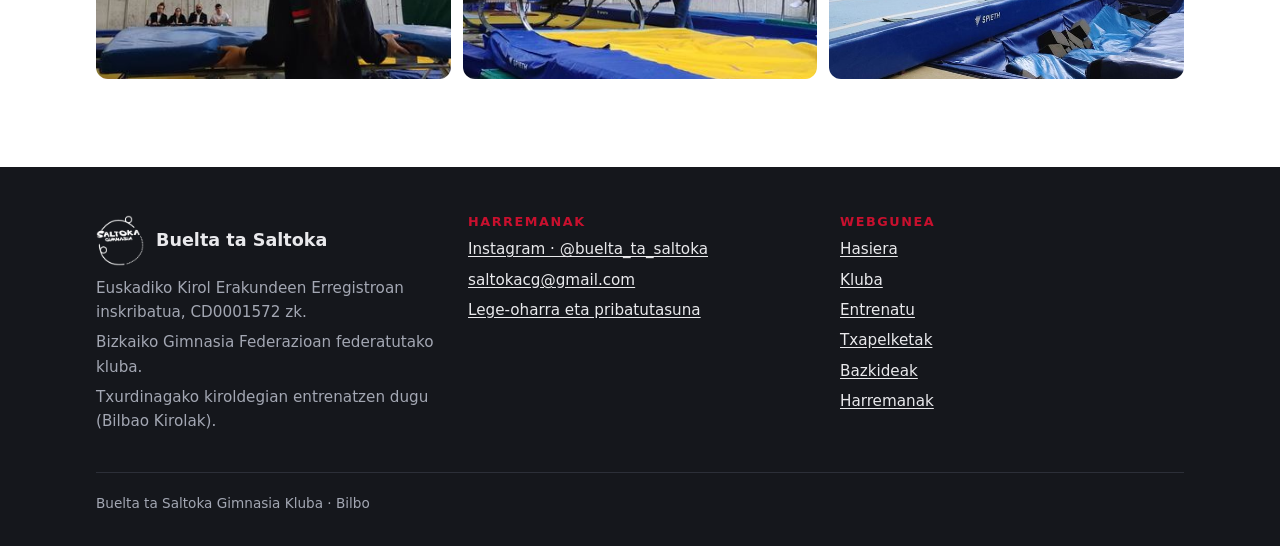
<file: eu/entrena.html>
<!DOCTYPE html>
<html lang="eu">
<head>
  <meta charset="utf-8">
  <meta name="viewport" content="width=device-width, initial-scale=1">
  <title>Entrenatu gurekin · Buelta ta Saltoka</title>
  <meta name="description" content="Buelta ta Saltokarekin Bilbon tranpolina, minitranpolin bikoitza eta tumblinga entrenatzeko ordutegia, lekua eta baldintzak.">
  <meta property="og:title" content="Entrenatu gurekin · Buelta ta Saltoka">
  <meta property="og:description" content="Buelta ta Saltokarekin Bilbon tranpolina, minitranpolin bikoitza eta tumblinga entrenatzeko ordutegia, lekua eta baldintzak.">
  <meta property="og:type" content="website">
  <meta property="og:locale" content="eu_ES">
  <meta name="theme-color" content="#c8102e">
  <link rel="icon" type="image/png" sizes="32x32" href="../img/favicon-32.png">
  <link rel="apple-touch-icon" href="../img/apple-touch-icon.png">
  <link rel="stylesheet" href="../css/estilos.css">
  <script src="../js/menu.js"></script>
</head>
<body>
  <a class="skip" href="#contenido">Joan edukira</a>
  <header class="site-header">
    <div class="wrap">
      <a class="brand" href="index.html">
        <picture>
          <source srcset="../img/logo-blanco-sm.png" media="(prefers-color-scheme: dark)">
          <img src="../img/logo-sm.png" alt="" width="38" height="40">
        </picture>
        <span>Buelta ta Saltoka</span>
      </a>
      <button class="nav-toggle" type="button" aria-expanded="false" aria-controls="menu">Menua</button>
      <nav class="site-nav" id="menu" aria-label="Nabigazio nagusia">
        <ul>
          <li><a href="index.html">Hasiera</a></li>
          <li><a href="club.html">Kluba</a></li>
          <li><a href="entrena.html" aria-current="page">Entrenatu</a></li>
          <li><a href="competiciones.html">Txapelketak</a></li>
          <li><a href="socios.html">Bazkideak</a></li>
          <li><a href="contacto.html">Harremanak</a></li>
        </ul>
        <div class="lang" role="group" aria-label="Hizkuntza">
          <a href="../entrena.html" hreflang="es" lang="es" title="Castellano">ES</a><span>EU</span>
        </div>
      </nav>
    </div>
  </header>

  <main id="contenido">
    <section class="page-head">
      <div class="wrap">
        <p class="eyebrow">Entrenatu</p>
        <h1>Entrenatu gurekin</h1>
        <p class="lead">Tranpolina, minitranpolin bikoitza eta tumblinga Txurdinagako kiroldegiko fosoan.</p>
      </div>
    </section>

    <section class="section">
      <div class="wrap grid">
        <div class="info">
          <h3>Ordutegia</h3>
          <p class="big">Larunbatetan, 10:00etatik 14:00etara</p>
          <p class="muted">Denboraldia: iraila–ekaina.</p>
        </div>
        <div class="info">
          <h3>Non</h3>
          <p class="big">Txurdinagako kiroldegia</p>
          <p class="muted">Gimnastika-fosoa · Bilbo · <a href="https://www.google.com/maps/search/?api=1&query=Polideportivo%20Txurdinaga%20Bilbao" rel="noopener">Ikusi mapan</a></p>
        </div>
        <div class="info">
          <h3>Tokiak</h3>
          <p>Tokiak fosoan dagoen espazioaren araberakoak dira. Idatzi iezaguzu etorri aurretik, eta taldean tokirik dagoen esango dizugu.</p>
        </div>
      </div>
    </section>

    <section class="section alt">
      <div class="wrap grid two">
        <div>
          <h2>Nola eman izena</h2>
          <ol class="steps">
            <li><strong>Idatzi iezaguzu</strong> <a href="https://www.instagram.com/buelta_ta_saltoka/" rel="noopener">Instagramen</a> edo <a href="mailto:saltokacg@gmail.com">saltokacg@gmail.com</a> helbidera, eta kontatu zure adina eta esperientzia.</li>
            <li><strong>Erantzungo dizugu</strong> tokirik dagoen eta noiz etor zaitezkeen esanez.</li>
            <li><strong>Lagunduko dizugu</strong> lizentziaren eta abonuaren izapideetan, entrenatu eta lehiatu ahal izateko.</li>
          </ol>
          <p style="margin-top:20px">Denboraldiko kuotei buruzko zalantzak? Galdetu iezaguzu.</p>
        </div>
        <div>
          <h2>Lehiatzeko behar duzuna</h2>
          <ul class="list">
            <li>Bizkaiko Gimnasia Federazioaren federazio-lizentzia. Klubak izapidetzen du urte bakoitzaren hasieran.</li>
            <li>Kirol-azterketa medikoa.</li>
            <li>14 urte baino gutxiago badituzu, familiaren baimena.</li>
            <li>Bilbao Kirolaken abonatua izatea: instalazioa erabiltzeko hitzarmenak eskatzen du.</li>
          </ul>
        </div>
      </div>
    </section>

    <section class="section">
      <div class="wrap">
        <div class="gallery">
          <figure><a href="../img/fotos/trampolin-1.jpg"><img src="../img/fotos/trampolin-1-sm.jpg" srcset="../img/fotos/trampolin-1-sm.jpg 700w, ../img/fotos/trampolin-1.jpg 1400w" sizes="(max-width: 700px) 100vw, 33vw" alt="Klubeko gimnasta bat airean, ohe elastikoaren gainean" loading="lazy" decoding="async"></a></figure>
          <figure><a href="../img/fotos/dmt-1.jpg"><img src="../img/fotos/dmt-1-sm.jpg" srcset="../img/fotos/dmt-1-sm.jpg 700w, ../img/fotos/dmt-1.jpg 1400w" sizes="(max-width: 700px) 100vw, 33vw" alt="Klubeko gimnasta bat jauzi betean minitranpolin bikoitzean" loading="lazy" decoding="async"></a></figure>
          <figure><a href="../img/fotos/tumbling-1.jpg"><img src="../img/fotos/tumbling-1-sm.jpg" srcset="../img/fotos/tumbling-1-sm.jpg 700w, ../img/fotos/tumbling-1.jpg 1400w" sizes="(max-width: 700px) 100vw, 33vw" alt="Klubeko gimnasta bat itzulipurdi bat egiten fosoan" loading="lazy" decoding="async"></a></figure>
        </div>
      </div>
    </section>
  </main>

  <footer class="site-footer">
    <div class="wrap">
      <div class="footer-grid">
        <div>
          <div class="footer-brand"><img src="../img/logo-blanco-sm.png" alt="" width="48" height="51"> Buelta ta Saltoka</div>
          <p>Euskadiko Kirol Erakundeen Erregistroan inskribatua, CD0001572 zk.</p>
          <p>Bizkaiko Gimnasia Federazioan federatutako kluba.</p>
          <p>Txurdinagako kiroldegian entrenatzen dugu (Bilbao Kirolak).</p>
        </div>
        <div>
          <h2 class="eyebrow">Harremanak</h2>
          <ul>
            <li><a href="https://www.instagram.com/buelta_ta_saltoka/" rel="noopener">Instagram · @buelta_ta_saltoka</a></li>
            <li><a href="mailto:saltokacg@gmail.com">saltokacg@gmail.com</a></li>
            <li><a href="contacto.html#aviso-legal">Lege-oharra eta pribatutasuna</a></li>
          </ul>
        </div>
        <div>
          <h2 class="eyebrow">Webgunea</h2>
          <ul>
            <li><a href="index.html">Hasiera</a></li>
            <li><a href="club.html">Kluba</a></li>
            <li><a href="entrena.html">Entrenatu</a></li>
            <li><a href="competiciones.html">Txapelketak</a></li>
            <li><a href="socios.html">Bazkideak</a></li>
            <li><a href="contacto.html">Harremanak</a></li>
          </ul>
        </div>
      </div>
      <div class="footer-bottom">Buelta ta Saltoka Gimnasia Kluba · Bilbo</div>
    </div>
  </footer>
</body>
</html>
</file>
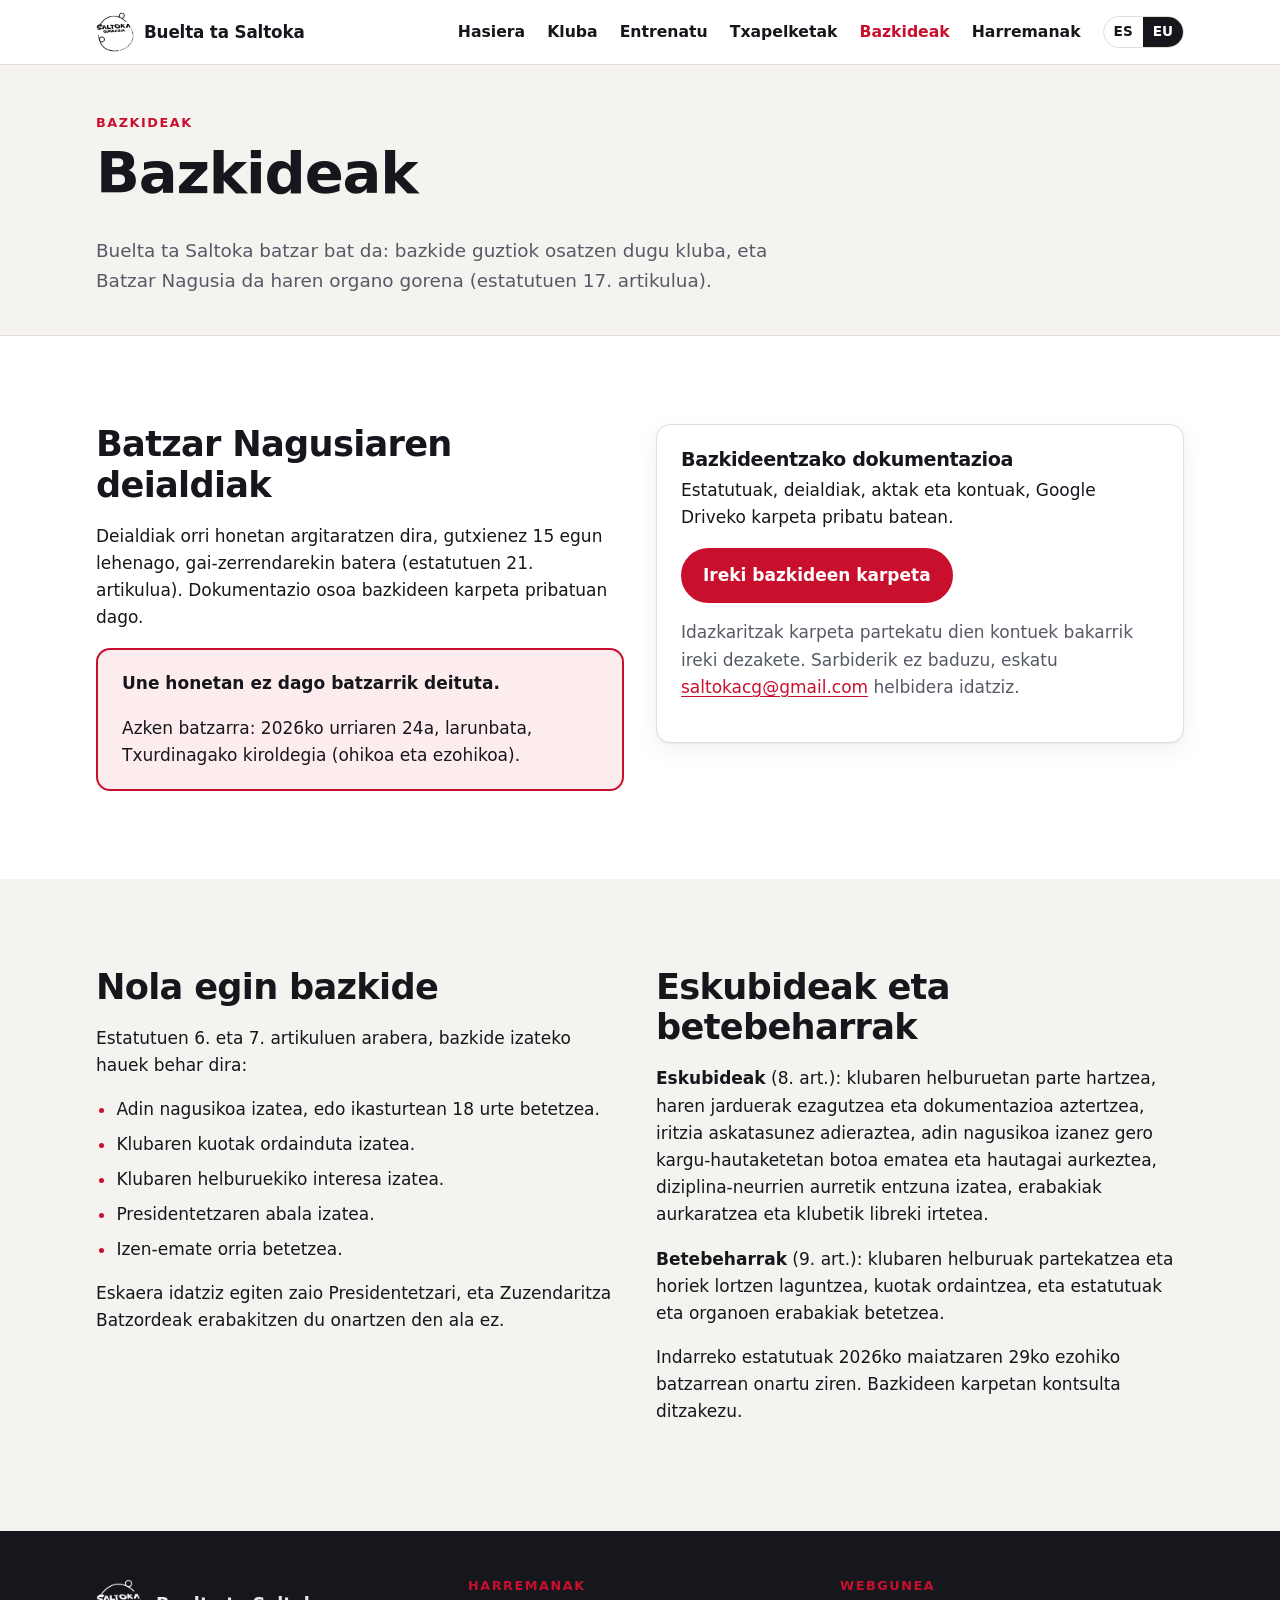
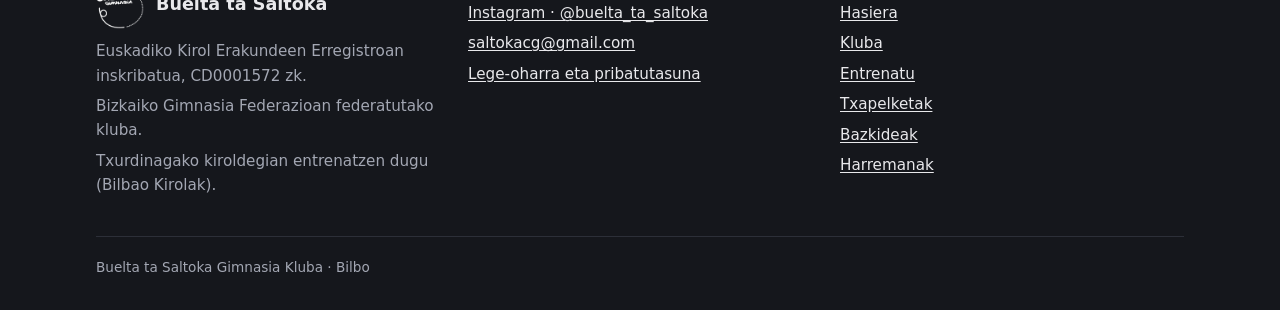
<file: eu/socios.html>
<!DOCTYPE html>
<html lang="eu">
<head>
  <meta charset="utf-8">
  <meta name="viewport" content="width=device-width, initial-scale=1">
  <title>Bazkideak · Buelta ta Saltoka</title>
  <meta name="description" content="Buelta ta Saltokako bazkideentzako informazioa: Batzar Nagusiaren deialdiak, dokumentazioa eta nola egin bazkide.">
  <meta property="og:title" content="Bazkideak · Buelta ta Saltoka">
  <meta property="og:description" content="Buelta ta Saltokako bazkideentzako informazioa: Batzar Nagusiaren deialdiak, dokumentazioa eta nola egin bazkide.">
  <meta property="og:type" content="website">
  <meta property="og:locale" content="eu_ES">
  <meta name="theme-color" content="#c8102e">
  <link rel="icon" type="image/png" sizes="32x32" href="../img/favicon-32.png">
  <link rel="apple-touch-icon" href="../img/apple-touch-icon.png">
  <link rel="stylesheet" href="../css/estilos.css">
  <script src="../js/menu.js"></script>
</head>
<body>
  <a class="skip" href="#contenido">Joan edukira</a>
  <header class="site-header">
    <div class="wrap">
      <a class="brand" href="index.html">
        <picture>
          <source srcset="../img/logo-blanco-sm.png" media="(prefers-color-scheme: dark)">
          <img src="../img/logo-sm.png" alt="" width="38" height="40">
        </picture>
        <span>Buelta ta Saltoka</span>
      </a>
      <button class="nav-toggle" type="button" aria-expanded="false" aria-controls="menu">Menua</button>
      <nav class="site-nav" id="menu" aria-label="Nabigazio nagusia">
        <ul>
          <li><a href="index.html">Hasiera</a></li>
          <li><a href="club.html">Kluba</a></li>
          <li><a href="entrena.html">Entrenatu</a></li>
          <li><a href="competiciones.html">Txapelketak</a></li>
          <li><a href="socios.html" aria-current="page">Bazkideak</a></li>
          <li><a href="contacto.html">Harremanak</a></li>
        </ul>
        <div class="lang" role="group" aria-label="Hizkuntza">
          <a href="../socios.html" hreflang="es" lang="es" title="Castellano">ES</a><span>EU</span>
        </div>
      </nav>
    </div>
  </header>

  <main id="contenido">
    <section class="page-head">
      <div class="wrap">
        <p class="eyebrow">Bazkideak</p>
        <h1>Bazkideak</h1>
        <p class="lead">Buelta ta Saltoka batzar bat da: bazkide guztiok osatzen dugu kluba, eta Batzar Nagusia da haren organo gorena (estatutuen 17. artikulua).</p>
      </div>
    </section>

    <section class="section">
      <div class="wrap grid two">
        <div>
          <h2>Batzar Nagusiaren deialdiak</h2>
          <p>Deialdiak orri honetan argitaratzen dira, gutxienez 15 egun lehenago, gai-zerrendarekin batera (estatutuen 21. artikulua). Dokumentazio osoa bazkideen karpeta pribatuan dago.</p>
          <!-- DEIALDIA: ordeztu bloke hau batzar bat deitzen denean (data, ordua, lekua eta gai-zerrenda). -->
          <div class="notice">
            <p><strong>Une honetan ez dago batzarrik deituta.</strong></p>
            <p>Azken batzarra: 2026ko urriaren 24a, larunbata, Txurdinagako kiroldegia (ohikoa eta ezohikoa).</p>
          </div>
        </div>
        <div class="info">
          <h3>Bazkideentzako dokumentazioa</h3>
          <p>Estatutuak, deialdiak, aktak eta kontuak, Google Driveko karpeta pribatu batean.</p>
          <div class="actions" style="margin-top:12px"><a class="btn" href="https://drive.google.com/drive/folders/1BWNQ4rkTfppnTo_xZvuf1E2pR1g1dWDU" rel="noopener">Ireki bazkideen karpeta</a></div>
          <p class="muted" style="margin-top:16px">Idazkaritzak karpeta partekatu dien kontuek bakarrik ireki dezakete. Sarbiderik ez baduzu, eskatu <a href="mailto:saltokacg@gmail.com">saltokacg@gmail.com</a> helbidera idatziz.</p>
        </div>
      </div>
    </section>

    <section class="section alt">
      <div class="wrap grid two">
        <div>
          <h2>Nola egin bazkide</h2>
          <p>Estatutuen 6. eta 7. artikuluen arabera, bazkide izateko hauek behar dira:</p>
          <ul class="list">
            <li>Adin nagusikoa izatea, edo ikasturtean 18 urte betetzea.</li>
            <li>Klubaren kuotak ordainduta izatea.</li>
            <li>Klubaren helburuekiko interesa izatea.</li>
            <li>Presidentetzaren abala izatea.</li>
            <li>Izen-emate orria betetzea.</li>
          </ul>
          <p>Eskaera idatziz egiten zaio Presidentetzari, eta Zuzendaritza Batzordeak erabakitzen du onartzen den ala ez.</p>
        </div>
        <div>
          <h2>Eskubideak eta betebeharrak</h2>
          <p><strong>Eskubideak</strong> (8. art.): klubaren helburuetan parte hartzea, haren jarduerak ezagutzea eta dokumentazioa aztertzea, iritzia askatasunez adieraztea, adin nagusikoa izanez gero kargu-hautaketetan botoa ematea eta hautagai aurkeztea, diziplina-neurrien aurretik entzuna izatea, erabakiak aurkaratzea eta klubetik libreki irtetea.</p>
          <p><strong>Betebeharrak</strong> (9. art.): klubaren helburuak partekatzea eta horiek lortzen laguntzea, kuotak ordaintzea, eta estatutuak eta organoen erabakiak betetzea.</p>
          <p class="muted">Indarreko estatutuak 2026ko maiatzaren 29ko ezohiko batzarrean onartu ziren. Bazkideen karpetan kontsulta ditzakezu.</p>
        </div>
      </div>
    </section>
  </main>

  <footer class="site-footer">
    <div class="wrap">
      <div class="footer-grid">
        <div>
          <div class="footer-brand"><img src="../img/logo-blanco-sm.png" alt="" width="48" height="51"> Buelta ta Saltoka</div>
          <p>Euskadiko Kirol Erakundeen Erregistroan inskribatua, CD0001572 zk.</p>
          <p>Bizkaiko Gimnasia Federazioan federatutako kluba.</p>
          <p>Txurdinagako kiroldegian entrenatzen dugu (Bilbao Kirolak).</p>
        </div>
        <div>
          <h2 class="eyebrow">Harremanak</h2>
          <ul>
            <li><a href="https://www.instagram.com/buelta_ta_saltoka/" rel="noopener">Instagram · @buelta_ta_saltoka</a></li>
            <li><a href="mailto:saltokacg@gmail.com">saltokacg@gmail.com</a></li>
            <li><a href="contacto.html#aviso-legal">Lege-oharra eta pribatutasuna</a></li>
          </ul>
        </div>
        <div>
          <h2 class="eyebrow">Webgunea</h2>
          <ul>
            <li><a href="index.html">Hasiera</a></li>
            <li><a href="club.html">Kluba</a></li>
            <li><a href="entrena.html">Entrenatu</a></li>
            <li><a href="competiciones.html">Txapelketak</a></li>
            <li><a href="socios.html">Bazkideak</a></li>
            <li><a href="contacto.html">Harremanak</a></li>
          </ul>
        </div>
      </div>
      <div class="footer-bottom">Buelta ta Saltoka Gimnasia Kluba · Bilbo</div>
    </div>
  </footer>
</body>
</html>
</file>
<file: css/estilos.css>
/* Buelta ta Saltoka — estilos comunes */

:root {
  --paper: #ffffff;
  --surface: #f5f3ef;
  --ink: #15171c;
  --muted: #555a66;
  --line: #e2ded7;
  --red: #c8102e;
  --red-strong: #a00d25;
  --red-tint: #fdecee;
  --on-red: #ffffff;
  --footer-bg: #15171c;
  --footer-ink: #e9e9ec;
  --footer-muted: #a3a7b3;
  --radius: 14px;
  --shadow: 0 1px 2px rgb(0 0 0 / .06), 0 8px 24px rgb(0 0 0 / .06);
  --wrap: 1120px;
  --font: system-ui, -apple-system, "Segoe UI", Roboto, "Helvetica Neue", Arial, sans-serif;
  color-scheme: light dark;
}

@media (prefers-color-scheme: dark) {
  :root {
    --paper: #121318;
    --surface: #1b1d24;
    --ink: #f1f1f4;
    --muted: #a9adb9;
    --line: #2c2f38;
    --red: #ff5a6a;
    --red-strong: #ff7a87;
    --red-tint: #3a1a20;
    --on-red: #15171c;
    --footer-bg: #0b0c0f;
    --shadow: 0 1px 2px rgb(0 0 0 / .4);
  }
}

*, *::before, *::after { box-sizing: border-box; }

html { -webkit-text-size-adjust: 100%; scroll-padding-top: 80px; }

body {
  margin: 0;
  font-family: var(--font);
  font-size: 1.0625rem;
  line-height: 1.6;
  color: var(--ink);
  background: var(--paper);
}

img { max-width: 100%; height: auto; display: block; }

a { color: var(--red); text-underline-offset: .15em; }
a:hover { color: var(--red-strong); }

h1, h2, h3 { line-height: 1.15; letter-spacing: -.02em; margin: 0 0 .5em; }
h1 { font-size: clamp(2.2rem, 6vw, 3.6rem); font-weight: 900; }
h2 { font-size: clamp(1.6rem, 3.6vw, 2.2rem); font-weight: 800; }
h3 { font-size: 1.2rem; font-weight: 750; }
p { margin: 0 0 1em; }

.wrap { width: 100%; max-width: var(--wrap); margin: 0 auto; padding: 0 16px; }

.skip {
  position: absolute; left: -999px; top: 8px;
  background: var(--ink); color: var(--paper); padding: 8px 12px; border-radius: 8px; z-index: 100;
}
.skip:focus { left: 8px; }

/* Cabecera */
.site-header {
  position: sticky; top: 0; z-index: 50;
  background: color-mix(in srgb, var(--paper) 92%, transparent);
  backdrop-filter: blur(8px);
  border-bottom: 1px solid var(--line);
}
.site-header .wrap { display: flex; align-items: center; gap: 16px; min-height: 64px; }
.brand { display: flex; align-items: center; gap: 10px; text-decoration: none; color: var(--ink); font-weight: 850; letter-spacing: -.01em; }
.brand img { width: 38px; height: auto; }
.brand span { font-size: 1.05rem; white-space: nowrap; }

.nav-toggle {
  display: none; margin-left: auto;
  background: none; border: 1px solid var(--line); border-radius: 10px;
  color: var(--ink); font: inherit; font-weight: 650; padding: 6px 12px; cursor: pointer;
}
.site-nav { margin-left: auto; display: flex; align-items: center; gap: 4px; }
.site-nav ul { list-style: none; margin: 0; padding: 0; display: flex; gap: 2px; flex-wrap: wrap; }
.site-nav a {
  display: block; padding: 8px 10px; border-radius: 8px;
  color: var(--ink); text-decoration: none; font-weight: 600; font-size: .98rem;
}
.site-nav a:hover { background: var(--surface); }
.site-nav a[aria-current="page"] { color: var(--red); }
.lang { margin-left: 8px; display: flex; border: 1px solid var(--line); border-radius: 999px; overflow: hidden; }
.lang a, .lang span { padding: 4px 10px; font-size: .85rem; font-weight: 750; text-decoration: none; }
.lang span { background: var(--ink); color: var(--paper); }
.lang a { color: var(--ink); }

@media (max-width: 900px) {
  .js .nav-toggle { display: inline-block; }
  .js .site-nav { display: none; }
  .js .site-nav.open {
    display: flex; flex-direction: column; align-items: stretch;
    position: absolute; left: 0; right: 0; top: 100%;
    background: var(--paper); border-bottom: 1px solid var(--line); padding: 8px 16px 16px;
  }
  .site-nav { flex-wrap: wrap; }
  .site-nav.open ul { flex-direction: column; }
  .site-nav.open .lang { align-self: flex-start; margin: 8px 0 0; }
}

/* Portada */
.hero { position: relative; color: #fff; background: #111; overflow: hidden; }
.hero picture, .hero picture img { position: absolute; inset: 0; width: 100%; height: 100%; object-fit: cover; }
.hero::after {
  content: ""; position: absolute; inset: 0;
  background: linear-gradient(90deg, rgb(10 10 14 / .86) 0%, rgb(10 10 14 / .55) 55%, rgb(10 10 14 / .2) 100%);
}
@media (max-width: 700px) {
  .hero::after { background: linear-gradient(180deg, rgb(10 10 14 / .6) 0%, rgb(10 10 14 / .82) 100%); }
}
.hero .wrap { position: relative; z-index: 1; padding-top: clamp(56px, 10vw, 120px); padding-bottom: clamp(56px, 10vw, 120px); }
.hero-logo { width: clamp(84px, 14vw, 130px); margin-bottom: 18px; }
.hero h1 { margin-bottom: .2em; }
.hero .lead { max-width: 34rem; font-size: clamp(1.1rem, 2.4vw, 1.3rem); color: #f0f0f2; }
.eyebrow { text-transform: uppercase; letter-spacing: .12em; font-size: .8rem; font-weight: 800; color: var(--red); margin-bottom: .6em; }
.hero .eyebrow { color: #ff8a96; }

/* Cabecera de página interior */
.page-head { background: var(--surface); border-bottom: 1px solid var(--line); }
.page-head .wrap { padding-top: 48px; padding-bottom: 40px; }
.page-head .lead { max-width: 44rem; font-size: 1.15rem; color: var(--muted); margin: 0; }

/* Botones */
.actions { display: flex; flex-wrap: wrap; gap: 12px; margin-top: 24px; }
.btn {
  display: inline-flex; align-items: center; gap: 8px;
  padding: 12px 20px; border-radius: 999px; font-weight: 750; text-decoration: none;
  border: 2px solid var(--red); background: var(--red); color: var(--on-red);
}
.btn:hover { background: var(--red-strong); border-color: var(--red-strong); color: var(--on-red); }
.btn.ghost { background: transparent; color: var(--red); }
.btn.ghost:hover { background: var(--red-tint); color: var(--red-strong); }
.hero .btn.ghost { color: #fff; border-color: #fff; }
.hero .btn.ghost:hover { background: rgb(255 255 255 / .12); color: #fff; }

/* Secciones */
.section { padding: clamp(48px, 8vw, 88px) 0; }
.section.alt { background: var(--surface); }
.section-intro { max-width: 46rem; color: var(--muted); margin-bottom: 32px; }

.grid { display: grid; gap: 20px; grid-template-columns: repeat(auto-fit, minmax(min(100%, 260px), 1fr)); }
.grid.two { grid-template-columns: repeat(auto-fit, minmax(min(100%, 380px), 1fr)); gap: 32px; align-items: start; }

.card {
  background: var(--paper); border: 1px solid var(--line); border-radius: var(--radius);
  box-shadow: var(--shadow); overflow: hidden; display: flex; flex-direction: column;
}
.card img { aspect-ratio: 4 / 3; object-fit: cover; width: 100%; }
.card .body { padding: 20px; }
.card p:last-child { margin-bottom: 0; }
.tag { display: inline-block; font-size: .78rem; font-weight: 800; letter-spacing: .06em; text-transform: uppercase; color: var(--red); margin-bottom: 6px; }

.facts { display: grid; gap: 16px; grid-template-columns: repeat(auto-fit, minmax(min(100%, 220px), 1fr)); }
.fact { border-left: 4px solid var(--red); padding: 4px 0 4px 16px; }
.fact strong { display: block; font-size: 1.6rem; font-weight: 900; letter-spacing: -.02em; line-height: 1.2; }
.fact span { color: var(--muted); }

.info {
  background: var(--paper); border: 1px solid var(--line); border-radius: var(--radius);
  padding: 24px; box-shadow: var(--shadow);
}
.info h3 { margin-bottom: .3em; }
.info .big { font-size: 1.35rem; font-weight: 800; margin-bottom: .2em; }
.info .muted { color: var(--muted); }

.notice {
  border: 2px solid var(--red); background: var(--red-tint); border-radius: var(--radius);
  padding: 20px 24px;
}
.notice p:last-child { margin-bottom: 0; }

.list { padding-left: 1.2em; margin: 0 0 1em; }
.list li { margin-bottom: .45em; }
.list li::marker { color: var(--red); }

.steps { counter-reset: step; list-style: none; padding: 0; margin: 0; display: grid; gap: 16px; }
.steps li { counter-increment: step; position: relative; padding-left: 52px; min-height: 40px; }
.steps li::before {
  content: counter(step); position: absolute; left: 0; top: 0;
  width: 38px; height: 38px; border-radius: 50%; background: var(--red); color: var(--on-red);
  display: grid; place-items: center; font-weight: 850;
}

.split { display: grid; gap: 32px; grid-template-columns: 1fr; align-items: center; }
@media (min-width: 860px) { .split { grid-template-columns: 1.1fr .9fr; } }
.split img { border-radius: var(--radius); box-shadow: var(--shadow); }

/* Logros */
.achievements { display: grid; gap: 20px; }
.achievement { display: grid; gap: 4px 20px; grid-template-columns: 1fr; padding: 22px 24px; }
@media (min-width: 760px) { .achievement { grid-template-columns: 240px 1fr; } }
.achievement h3 { margin: 0; }
.achievement p { margin: 0 0 .4em; }
.press { font-size: .92rem; color: var(--muted); }
.press a { margin-right: 10px; white-space: nowrap; }

/* Historia: línea de tiempo */
.timeline { list-style: none; margin: 0; padding: 0; position: relative; max-width: 52rem; }
.timeline::before {
  content: ""; position: absolute; left: 33px; top: 8px; bottom: 8px;
  width: 3px; border-radius: 3px; background: var(--line);
}
.timeline li { display: grid; grid-template-columns: 68px 1fr; gap: 20px; padding-bottom: 28px; position: relative; }
.timeline li:last-child { padding-bottom: 0; }
.timeline .year {
  position: relative; z-index: 1; align-self: start; justify-self: center;
  background: var(--red); color: var(--on-red); font-weight: 850; font-size: .95rem;
  border-radius: 999px; padding: 5px 10px; box-shadow: 0 0 0 5px var(--surface);
}
.timeline h3 { margin: 3px 0 .3em; }
.timeline p { margin: 0; }

/* Historial por temporadas */
.seasons { display: grid; gap: 20px; grid-template-columns: repeat(auto-fit, minmax(min(100%, 250px), 1fr)); }
.season { background: var(--paper); border: 1px solid var(--line); border-top: 4px solid var(--red); border-radius: var(--radius); padding: 20px; box-shadow: var(--shadow); }
.season h3 { margin-bottom: .6em; }
.season .list { margin: 0; }
.season.destacada { grid-column: 1 / -1; }
@media (min-width: 760px) {
  .season.destacada .list { columns: 2; column-gap: 40px; }
  .season.destacada .list li { break-inside: avoid; }
}

/* Vídeos (se cargan al pulsar) */
.videos { display: grid; gap: 20px; grid-template-columns: repeat(auto-fit, minmax(min(100%, 320px), 1fr)); margin-bottom: 28px; }
.video { margin: 0; }
.video-play, .video iframe {
  display: block; position: relative; width: 100%; aspect-ratio: 16 / 9;
  border: 0; border-radius: 12px; overflow: hidden; background: #000;
}
.video-play img { width: 100%; height: 100%; object-fit: cover; opacity: .9; transition: opacity .2s ease; }
.video-play:hover img { opacity: 1; }
.video .play {
  position: absolute; inset: 0; margin: auto; width: 68px; height: 48px;
  border-radius: 12px; background: var(--red); box-shadow: 0 4px 14px rgb(0 0 0 / .35);
}
.video .play::after {
  content: ""; position: absolute; left: 27px; top: 14px;
  border-style: solid; border-width: 10px 0 10px 17px; border-color: transparent transparent transparent #fff;
}
.video figcaption { margin-top: 10px; font-size: .95rem; color: var(--muted); }
.video figcaption strong { color: var(--ink); }

/* Galería */
.gallery { display: grid; gap: 12px; grid-template-columns: repeat(auto-fill, minmax(min(100%, 280px), 1fr)); }
@media (max-width: 700px) { .gallery { grid-template-columns: repeat(2, 1fr); } }
.gallery figure { margin: 0; }
.gallery a { display: block; border-radius: 12px; overflow: hidden; }
.gallery img { aspect-ratio: 1 / 1; object-fit: cover; width: 100%; transition: transform .25s ease; }
.gallery a:hover img { transform: scale(1.04); }
.gallery figcaption { font-size: .88rem; color: var(--muted); margin-top: 6px; }

/* Llamada final */
.cta { background: var(--red); color: var(--on-red); border-radius: var(--radius); padding: clamp(28px, 5vw, 48px); }
.cta h2 { color: inherit; }
.cta .btn { background: var(--on-red); color: var(--red); border-color: var(--on-red); }
.cta .btn:hover { background: transparent; color: var(--on-red); }
.cta .btn.ghost { background: transparent; color: var(--on-red); border-color: var(--on-red); }
.cta .btn.ghost:hover { background: rgb(255 255 255 / .14); }

.legal { font-size: .95rem; color: var(--muted); }
.legal h2 { font-size: 1.4rem; color: var(--ink); }
.legal h3 { color: var(--ink); }

/* Pie */
.site-footer { background: var(--footer-bg); color: var(--footer-ink); padding: 48px 0 32px; font-size: .95rem; }
.site-footer a { color: var(--footer-ink); }
.site-footer a:hover { color: #fff; }
.footer-grid { display: grid; gap: 28px; grid-template-columns: repeat(auto-fit, minmax(min(100%, 230px), 1fr)); }
.footer-brand { display: flex; align-items: center; gap: 12px; font-weight: 850; font-size: 1.1rem; margin-bottom: 10px; }
.footer-brand img { width: 48px; }
.site-footer p { margin: 0 0 .4em; color: var(--footer-muted); }
.site-footer ul { list-style: none; padding: 0; margin: 0; }
.site-footer li { margin-bottom: .4em; }
.footer-bottom { border-top: 1px solid #2c2f38; margin-top: 32px; padding-top: 20px; color: var(--footer-muted); font-size: .85rem; }

@media (prefers-reduced-motion: reduce) {
  * { transition: none !important; scroll-behavior: auto !important; }
}
</file>
